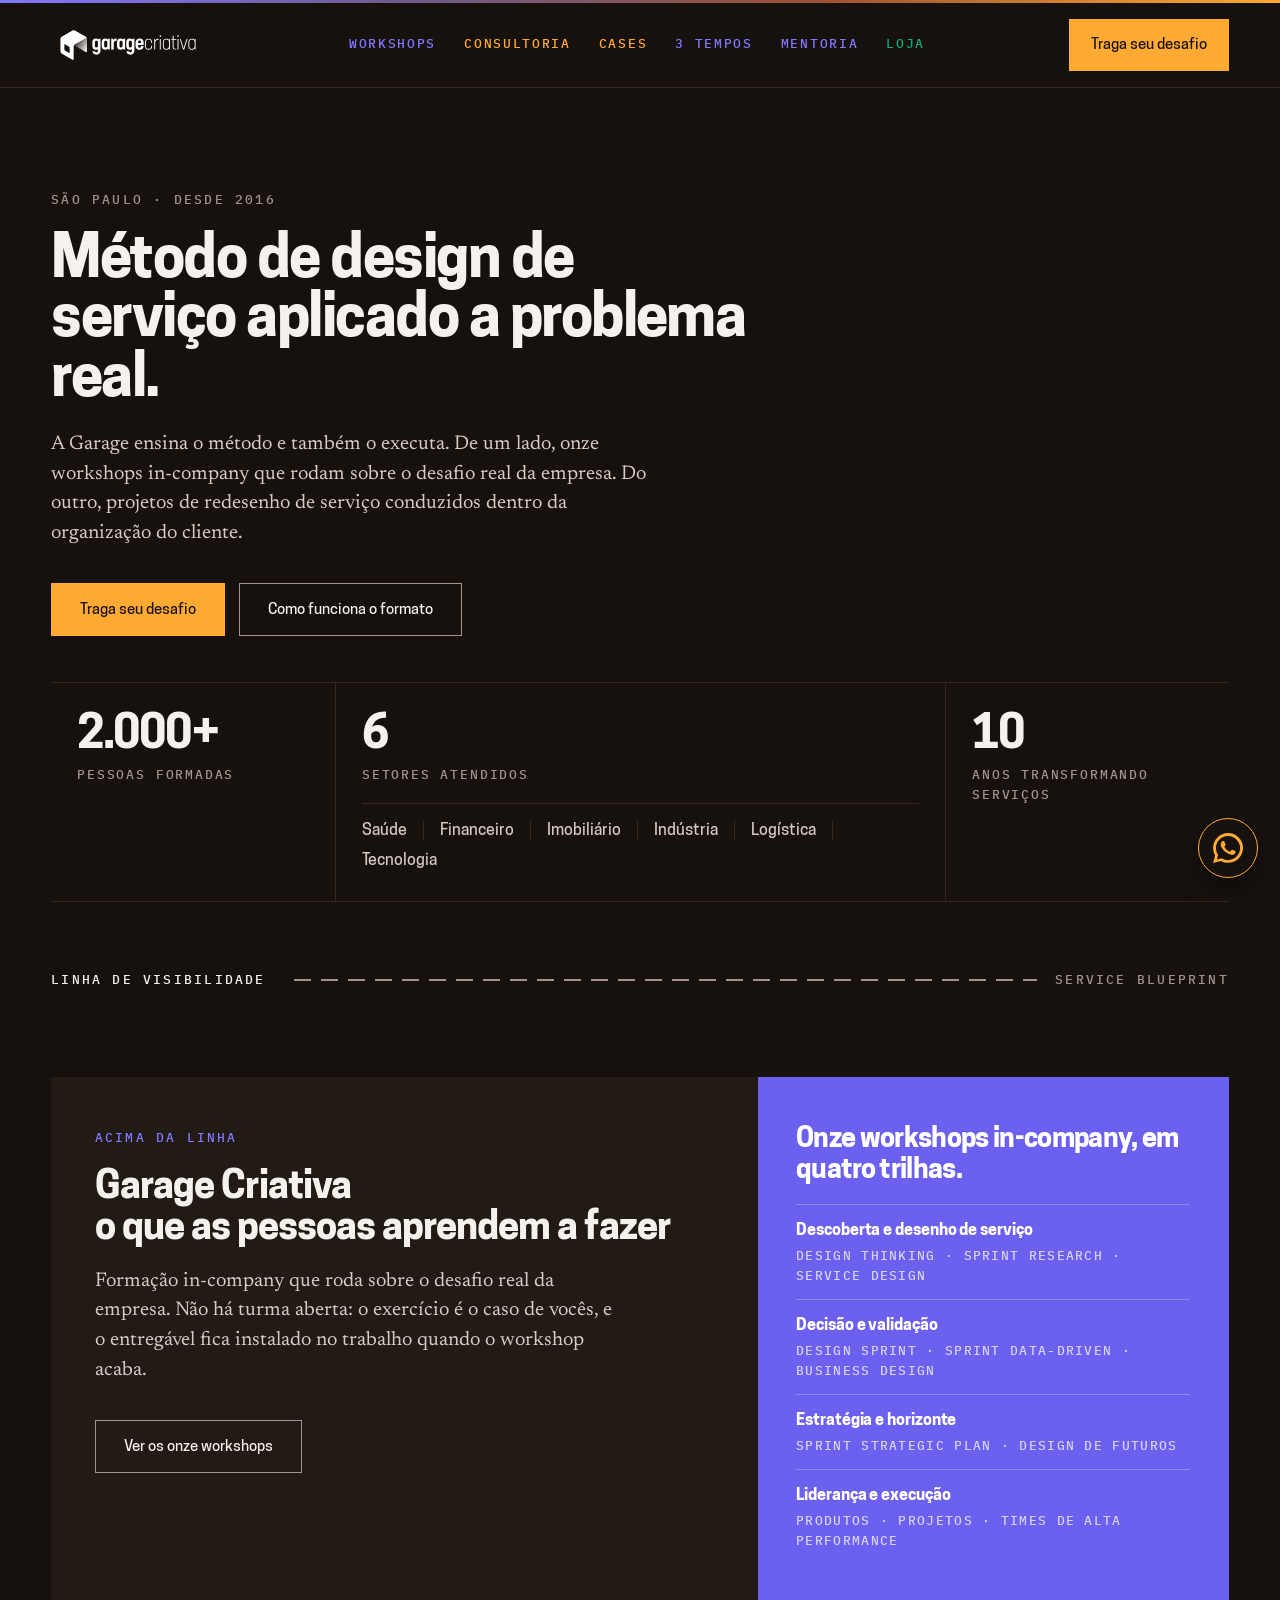
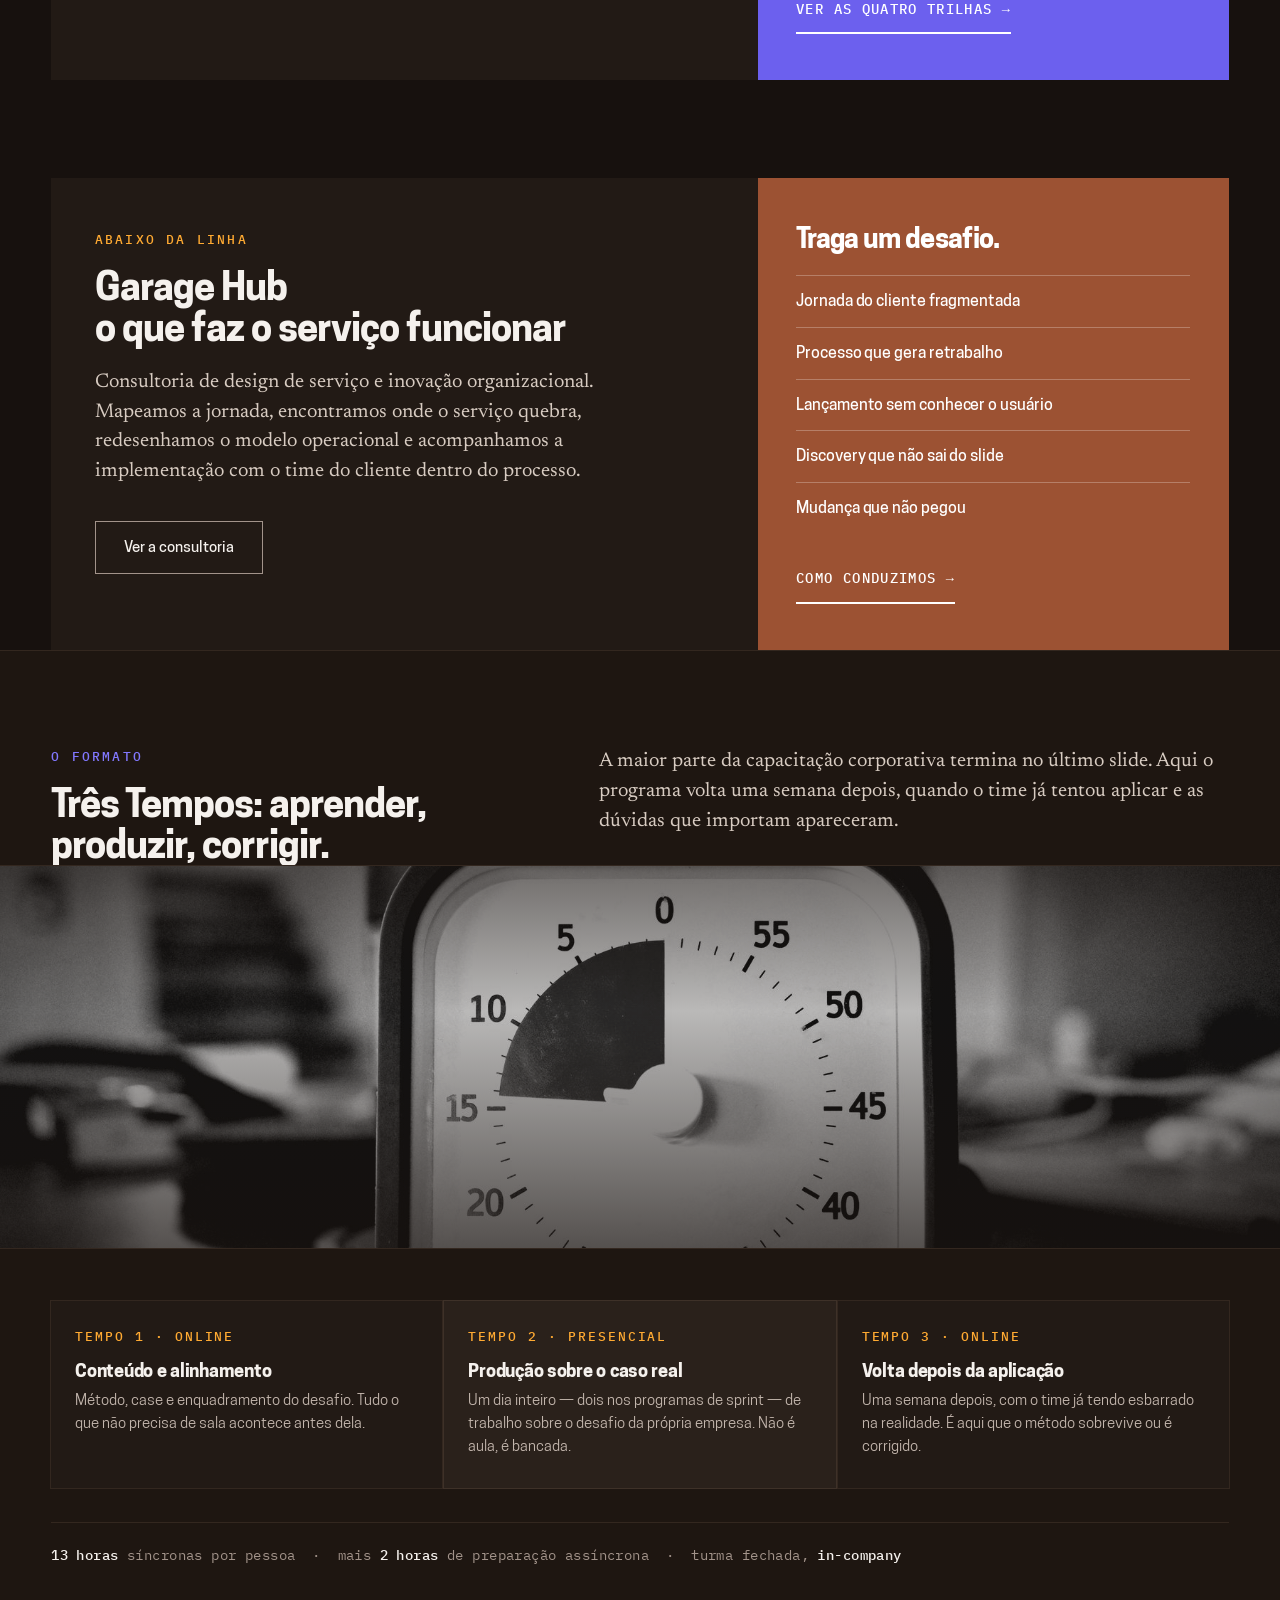
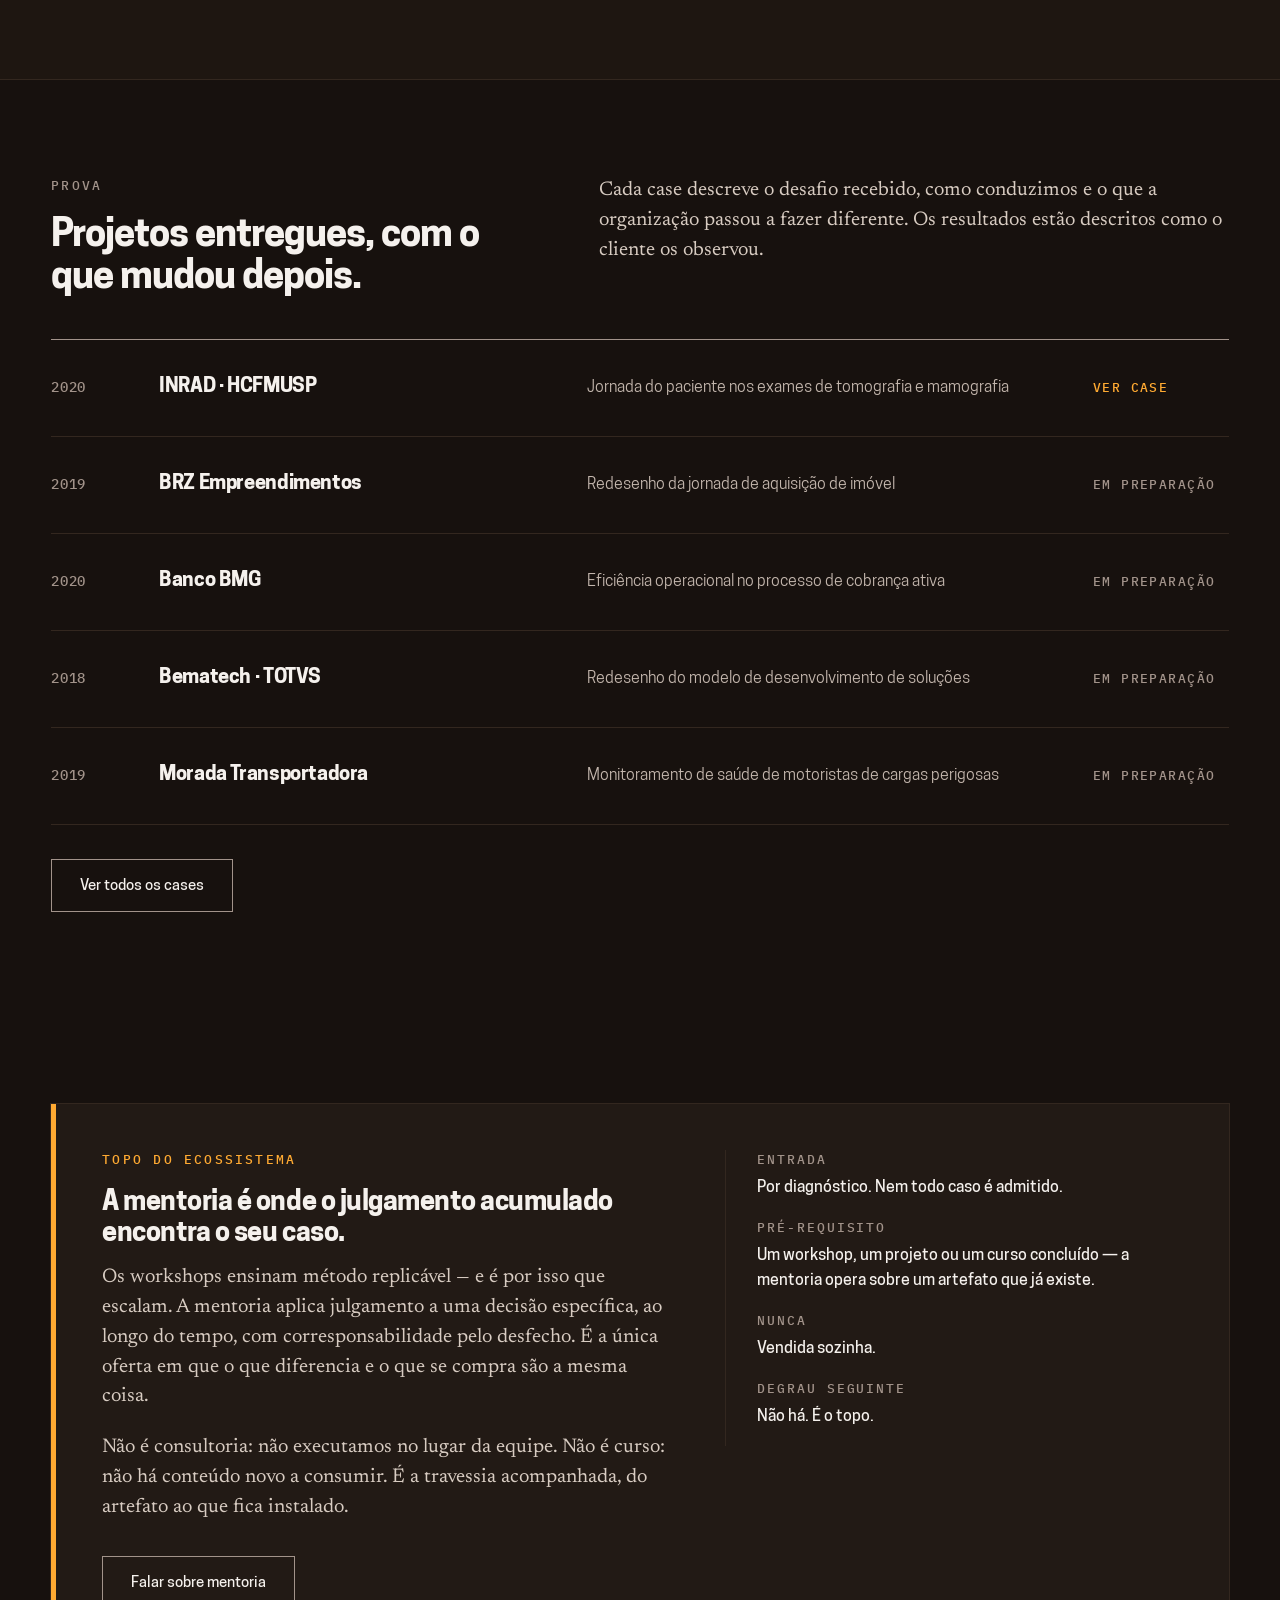
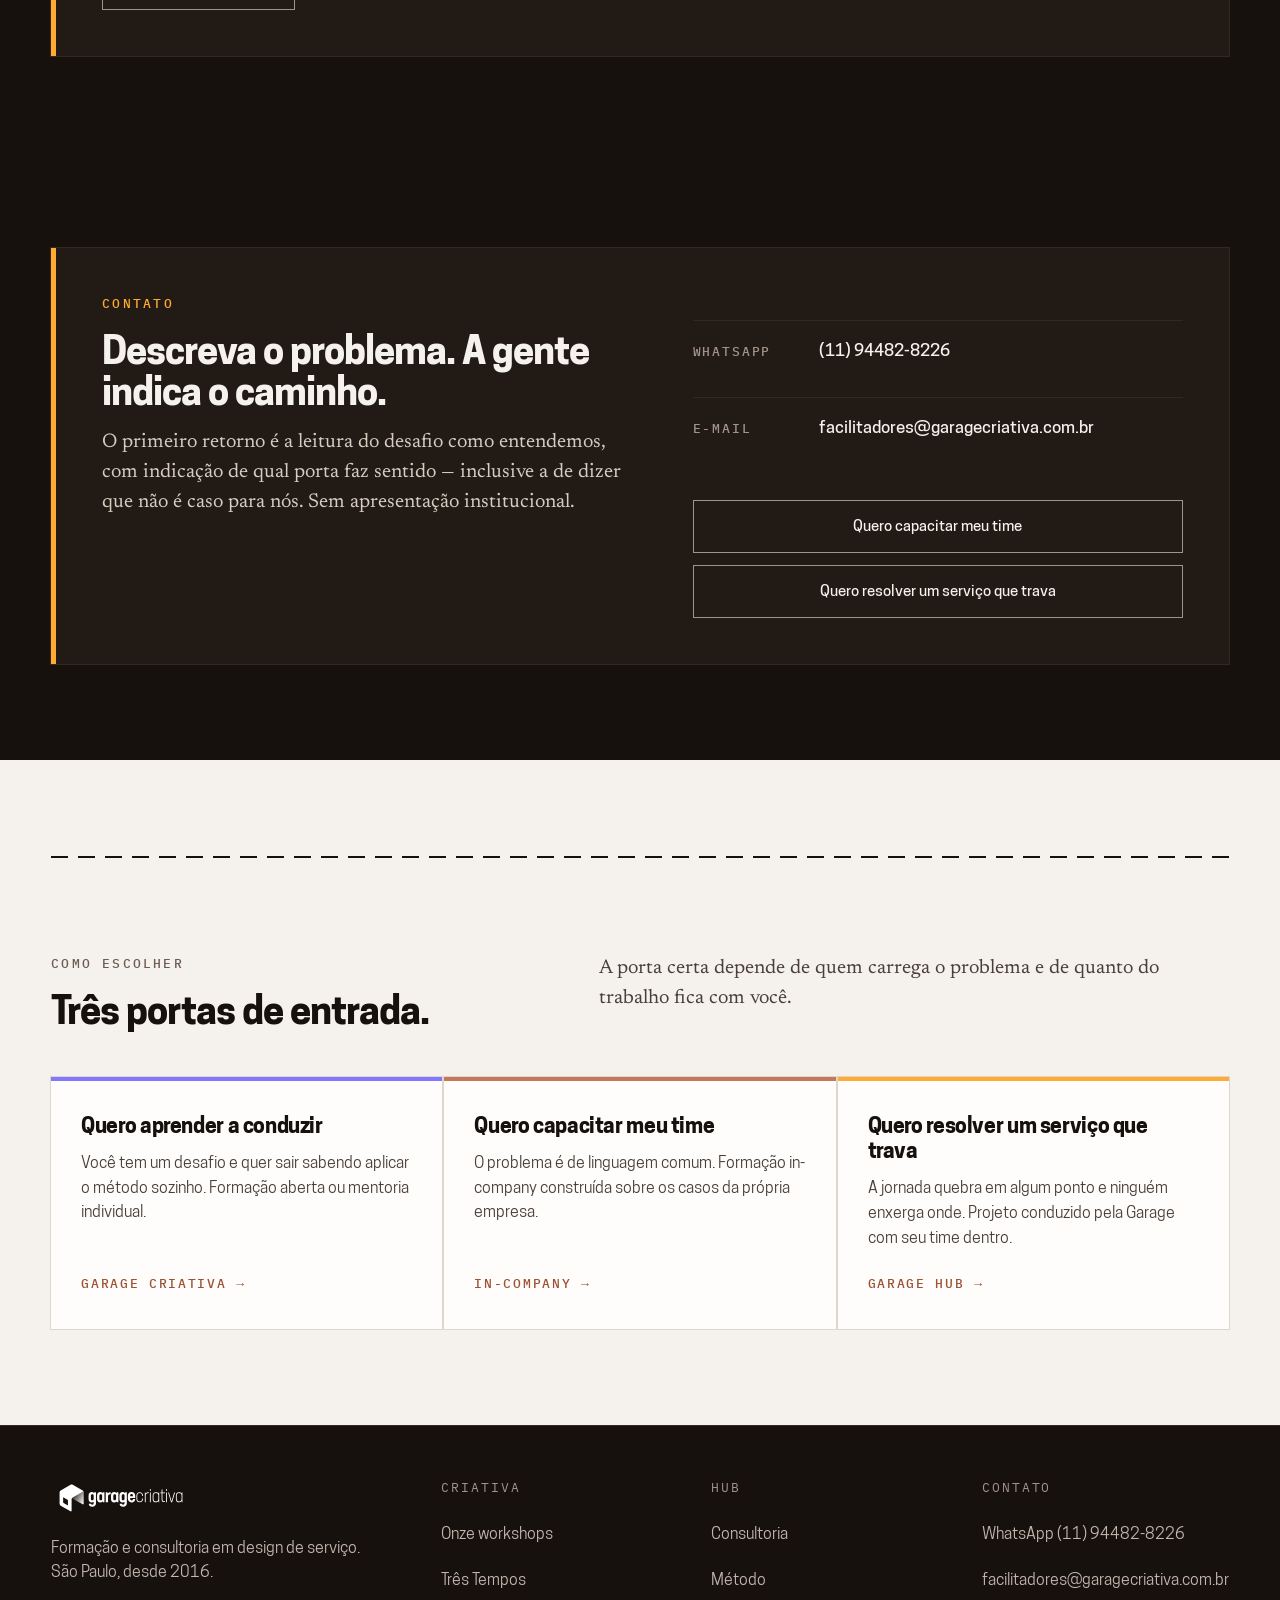
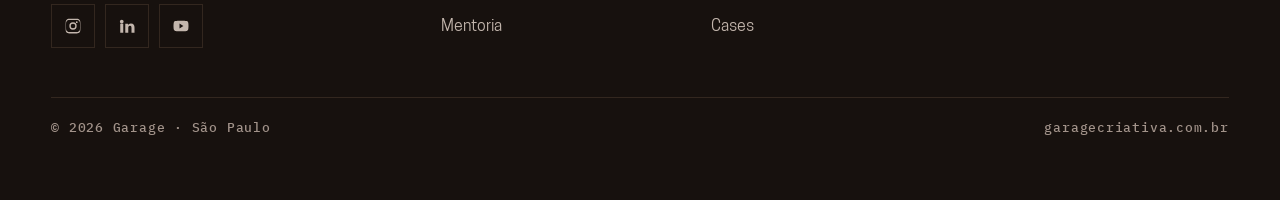
<file: index.html>
<!DOCTYPE html>
<html lang="pt-BR">
<head>
<meta charset="utf-8">
<meta name="viewport" content="width=device-width,initial-scale=1">
<title>Garage · Formação e consultoria em design de serviço | São Paulo</title>
<meta name="description" content="Escola de inovação e consultoria de design de serviço em São Paulo, desde 2016. Onze workshops in-company e projetos de redesenho de serviço em saúde, financeiro, imobiliário e indústria.">
<link rel="canonical" href="https://www.garagecriativa.com.br/">
<link rel="icon" href="assets/favicon-32.png" sizes="32x32">
<link rel="icon" href="assets/favicon-512.png" sizes="512x512">
<link rel="apple-touch-icon" href="assets/favicon-180.png">
<meta property="og:title" content="Garage · Formação e consultoria em design de serviço">
<meta property="og:description" content="Escola de inovação e consultoria de design de serviço em São Paulo, desde 2016. Onze workshops in-company e projetos de redesenho de serviço em saúde, financeiro, imobiliário e indústria.">
<meta property="og:type" content="website">
<meta property="og:url" content="https://www.garagecriativa.com.br/">
<meta property="og:locale" content="pt_BR">
<meta property="og:site_name" content="Garage">
<meta property="og:image" content="https://www.garagecriativa.com.br/assets/og-garage.png">
<meta property="og:image:width" content="1200">
<meta property="og:image:height" content="630">
<meta name="twitter:card" content="summary_large_image">
<meta name="twitter:image" content="https://www.garagecriativa.com.br/assets/og-garage.png">
<meta name="theme-color" content="#17110E">
<link rel="preload" as="font" type="font/woff2" href="assets/fonts/cooper-hewitt-latin-700-normal.woff2" crossorigin>
<link rel="stylesheet" href="assets/garage.css">
<script type="application/ld+json">
{"@context":"https://schema.org","@type":"Organization","name":"Garage","url":"https://www.garagecriativa.com.br/","foundingDate":"2016","email":"facilitadores@garagecriativa.com.br","areaServed":"BR","logo":"https://www.garagecriativa.com.br/assets/og-garage.png","description":"Escola de inovação e consultoria de design de serviço.","sameAs":["https://www.instagram.com/garagecriativa/","https://www.linkedin.com/company/15260165/","https://www.youtube.com/c/GarageCriativa"],"subOrganization":[{"@type":"Organization","name":"Garage Criativa","description":"Escola de inovação — formação in-company em design de serviço, produto e agilidade."},{"@type":"Organization","name":"Garage Hub","description":"Consultoria de design de serviço e inovação organizacional."}]}
</script>
</head>
<body>
<a class="skip" href="#main">Ir para o conteúdo</a>
<div class="dusk"></div>

<header class="nav">
  <div class="wrap nav__in">
    <a class="nav__logo" href="index.html" aria-label="Garage"><img src="assets/logo/gc-horizontal-negativo.svg" alt="Garage" width="158" height="44"></a>
    <nav aria-label="Principal">
      <ul class="nav__links">
        <li><a href="workshops.html" data-w="cri">Workshops</a></li>
        <li><a href="hub.html" data-w="hub">Consultoria</a></li>
        <li><a href="cases.html" data-w="hub">Cases</a></li>
        <li><a href="index.html#formato" data-w="cri">3 Tempos</a></li>
        <li><a href="workshops.html#mentoria" data-w="cri">Mentoria</a></li>
        <li><a href="https://www.garagelab.com.br" data-w="lab">Loja</a></li>
      </ul>
    </nav>
    <a class="nav__cta" href="#contato">Traga seu desafio</a>
    <button class="nav__burger" type="button" aria-expanded="false"
            aria-controls="nav-panel" aria-label="Abrir menu"><span></span></button>
  </div>
  <div class="nav__panel" id="nav-panel">
    <ul>
      <li><a href="workshops.html" data-w="cri">Workshops</a></li>
      <li><a href="hub.html" data-w="hub">Consultoria</a></li>
      <li><a href="cases.html" data-w="hub">Cases</a></li>
      <li><a href="index.html#formato" data-w="cri">3 Tempos</a></li>
      <li><a href="workshops.html#mentoria" data-w="cri">Mentoria</a></li>
      <li><a href="https://www.garagelab.com.br" data-w="lab">Loja</a></li>
    </ul>
    <a class="nav__panel-cta" href="#contato">Traga seu desafio</a>
  </div>
</header>

<main id="main">

  <section class="hero">
    <div class="wrap">
      <span class="lbl">São Paulo · desde 2016</span>
      <h1 class="d1">Método de design de serviço aplicado a problema real.</h1>
      <p class="lede">A Garage ensina o método e também o executa. De um lado, onze workshops in-company que rodam sobre o desafio real da empresa. Do outro, projetos de redesenho de serviço conduzidos dentro da organização do cliente.</p>
      <div class="btnrow">
        <a class="btn" href="#contato">Traga seu desafio</a>
        <a class="btn btn--ghost" href="#formato">Como funciona o formato</a>
      </div>
      <div class="proof" aria-label="Prova">
        <div class="proof__i">
          <strong class="proof__n" data-count="2000" data-suffix="+">2.000+</strong>
          <span class="proof__l">pessoas formadas</span>
        </div>
        <div class="proof__i">
          <strong class="proof__n" data-count="6">6</strong>
          <span class="proof__l">setores atendidos</span>
          <div class="proof__tags">
            <span>Saúde</span><span>Financeiro</span><span>Imobiliário</span>
            <span>Indústria</span><span>Logística</span><span>Tecnologia</span>
          </div>
        </div>
        <div class="proof__i">
          <strong class="proof__n" data-count="10">10</strong>
          <span class="proof__l">anos transformando serviços</span>
        </div>
      </div>
    </div>
  </section>

  <div class="wrap">
    <div class="visline" role="separator" aria-label="Linha de visibilidade">
      <span class="visline__tag">Linha de visibilidade</span>
      <span class="visline__tag visline__tag--end">service blueprint</span>
    </div>
  </div>

  <!-- ACIMA DA LINHA — a frente visível -->
  <div class="wrap">
    <section class="slab slab--cri" data-brand="criativa" aria-labelledby="t-cri">
      <div class="slab__l">
        <span class="lbl lbl--acc">Acima da linha</span>
        <h2 class="d2" id="t-cri">Garage Criativa<br>o que as pessoas aprendem a fazer</h2>
        <p class="lede" style="margin-top:20px;max-width:48ch">Formação in-company que roda sobre o desafio real da empresa. Não há turma aberta: o exercício é o caso de vocês, e o entregável fica instalado no trabalho quando o workshop acaba.</p>
        <div class="btnrow"><a class="btn btn--ghost" href="workshops.html">Ver os onze workshops</a></div>
      </div>
      <div class="slab__r">
        <div>
          <div class="q">Onze workshops in-company, em quatro trilhas.</div>
          <ul>
            <li><b>Descoberta e desenho de serviço</b><i>Design Thinking · Sprint Research · Service Design</i></li>
            <li><b>Decisão e validação</b><i>Design Sprint · Sprint Data-Driven · Business Design</i></li>
            <li><b>Estratégia e horizonte</b><i>Sprint Strategic Plan · Design de Futuros</i></li>
            <li><b>Liderança e execução</b><i>Produtos · Projetos · Times de alta performance</i></li>
          </ul>
        </div>
        <a class="slab__go" href="workshops.html">Ver as quatro trilhas →</a>
      </div>
    </section>
  </div>

  <div class="wrap" style="margin-top:var(--lane)"><div class="visline" aria-hidden="true"></div></div>

  <!-- ABAIXO DA LINHA — o bastidor -->
  <div class="wrap">
    <section class="slab slab--hub" data-brand="hub" aria-labelledby="t-hub" style="margin-top:0">
      <div class="slab__l">
        <span class="lbl lbl--acc">Abaixo da linha</span>
        <h2 class="d2" id="t-hub">Garage Hub<br>o que faz o serviço funcionar</h2>
        <p class="lede" style="margin-top:20px;max-width:46ch">Consultoria de design de serviço e inovação organizacional. Mapeamos a jornada, encontramos onde o serviço quebra, redesenhamos o modelo operacional e acompanhamos a implementação com o time do cliente dentro do processo.</p>
        <div class="btnrow"><a class="btn btn--ghost" href="hub.html">Ver a consultoria</a></div>
      </div>
      <div class="slab__r">
        <div>
          <div class="q">Traga um desafio.</div>
          <ul>
            <li>Jornada do cliente fragmentada</li>
            <li>Processo que gera retrabalho</li>
            <li>Lançamento sem conhecer o usuário</li>
            <li>Discovery que não sai do slide</li>
            <li>Mudança que não pegou</li>
          </ul>
        </div>
        <a class="slab__go" href="hub.html">Como conduzimos →</a>
      </div>
    </section>
  </div>

  <!-- FORMATO -->
  <section class="lane lane--full" data-brand="criativa" id="formato">
    <div class="wrap">
      <div class="head">
        <div>
          <span class="lbl lbl--acc">O formato</span>
          <h2 class="d2">Três Tempos: aprender, produzir, corrigir.</h2>
        </div>
        <p class="lede">A maior parte da capacitação corporativa termina no último slide. Aqui o programa volta uma semana depois, quando o time já tentou aplicar e as dúvidas que importam apareceram.</p>
      </div>
    </div>
    <div class="band band--tall" style="margin-bottom:clamp(34px,4vw,60px)">
      <img src="assets/img/tres-tempos.jpg" alt="" width="1800" height="551" loading="lazy" decoding="async">
    </div>
    <div class="wrap">
      <div class="tempos">
        <div class="tempo">
          <span class="tempo__t">Tempo 1 · online</span>
          <h4>Conteúdo e alinhamento</h4>
          <p>Método, case e enquadramento do desafio. Tudo o que não precisa de sala acontece antes dela.</p>
        </div>
        <div class="tempo tempo--mid">
          <span class="tempo__t">Tempo 2 · presencial</span>
          <h4>Produção sobre o caso real</h4>
          <p>Um dia inteiro — dois nos programas de sprint — de trabalho sobre o desafio da própria empresa. Não é aula, é bancada.</p>
        </div>
        <div class="tempo">
          <span class="tempo__t">Tempo 3 · online</span>
          <h4>Volta depois da aplicação</h4>
          <p>Uma semana depois, com o time já tendo esbarrado na realidade. É aqui que o método sobrevive ou é corrigido.</p>
        </div>
      </div>
      <p class="ctx" style="margin-top:34px"><span><b>13 horas</b> síncronas por pessoa</span> &nbsp;·&nbsp; <span>mais <b>2 horas</b> de preparação assíncrona</span> &nbsp;·&nbsp; <span>turma fechada, <b>in-company</b></span></p>
    </div>
  </section>

  <!-- PROVA -->
  <section class="lane" data-brand="hub">
    <div class="wrap">
      <div class="head">
        <div>
          <span class="lbl">Prova</span>
          <h2 class="d2">Projetos entregues, com o que mudou depois.</h2>
        </div>
        <p class="lede">Cada case descreve o desafio recebido, como conduzimos e o que a organização passou a fazer diferente. Os resultados estão descritos como o cliente os observou.</p>
      </div>
      <div class="cases">
        <a class="case" href="case-inrad.html">
          <span class="case__yr">2020</span><span class="case__cli">INRAD · HCFMUSP</span>
          <span class="case__what">Jornada do paciente nos exames de tomografia e mamografia</span>
          <span class="case__go">Ver case</span>
        </a>
        <div class="case case--soon">
          <span class="case__yr">2019</span><span class="case__cli">BRZ Empreendimentos</span>
          <span class="case__what">Redesenho da jornada de aquisição de imóvel</span>
          <span class="case__go">Em preparação</span>
        </div>
        <div class="case case--soon">
          <span class="case__yr">2020</span><span class="case__cli">Banco BMG</span>
          <span class="case__what">Eficiência operacional no processo de cobrança ativa</span>
          <span class="case__go">Em preparação</span>
        </div>
        <div class="case case--soon">
          <span class="case__yr">2018</span><span class="case__cli">Bematech · TOTVS</span>
          <span class="case__what">Redesenho do modelo de desenvolvimento de soluções</span>
          <span class="case__go">Em preparação</span>
        </div>
        <div class="case case--soon">
          <span class="case__yr">2019</span><span class="case__cli">Morada Transportadora</span>
          <span class="case__what">Monitoramento de saúde de motoristas de cargas perigosas</span>
          <span class="case__go">Em preparação</span>
        </div>
      </div>
      <div class="btnrow"><a class="btn btn--ghost" href="cases.html">Ver todos os cases</a></div>
    </div>
  </section>

  <!-- PREMIUM -->
  <section class="lane" data-brand="hub" style="padding-top:0">
    <div class="wrap">
      <div class="premium">
        <div>
          <span class="lbl lbl--acc">Topo do ecossistema</span>
          <h2 class="d3" style="margin-bottom:16px">A mentoria é onde o julgamento acumulado encontra o seu caso.</h2>
          <p class="lede">Os workshops ensinam método replicável — e é por isso que escalam. A mentoria aplica julgamento a uma decisão específica, ao longo do tempo, com corresponsabilidade pelo desfecho. É a única oferta em que o que diferencia e o que se compra são a mesma coisa.</p>
          <p class="lede" style="margin-top:16px">Não é consultoria: não executamos no lugar da equipe. Não é curso: não há conteúdo novo a consumir. É a travessia acompanhada, do artefato ao que fica instalado.</p>
          <div class="btnrow"><a class="btn btn--ghost" href="#contato">Falar sobre mentoria</a></div>
        </div>
        <div class="premium__side">
          <dl>
            <dt>Entrada</dt><dd>Por diagnóstico. Nem todo caso é admitido.</dd>
            <dt>Pré-requisito</dt><dd>Um workshop, um projeto ou um curso concluído — a mentoria opera sobre um artefato que já existe.</dd>
            <dt>Nunca</dt><dd>Vendida sozinha.</dd>
            <dt>Degrau seguinte</dt><dd>Não há. É o topo.</dd>
          </dl>
        </div>
      </div>
    </div>
  </section>


  <!-- CONTATO -->
  <section class="lane" id="contato" data-brand="hub" style="padding-top:0">
    <div class="wrap">
      <div class="contato">
        <div>
          <span class="lbl lbl--acc">Contato</span>
          <h2 class="d2" style="margin-bottom:16px">Descreva o problema. A gente indica o caminho.</h2>
          <p class="lede">O primeiro retorno é a leitura do desafio como entendemos, com indicação de qual porta faz sentido — inclusive a de dizer que não é caso para nós. Sem apresentação institucional.</p>
        </div>
        <div>
          <ul class="contato__ways">
            <li><a href="https://wa.me/5511944828226" rel="noopener" target="_blank"><span class="k">WhatsApp</span><span>(11) 94482-8226</span></a></li>
            <li><a href="mailto:facilitadores@garagecriativa.com.br"><span class="k">E-mail</span><span>facilitadores@garagecriativa.com.br</span></a></li>
          </ul>
          <div class="contato__doors">
            <a class="btn btn--ghost" href="workshops.html#contato">Quero capacitar meu time</a>
            <a class="btn btn--ghost" href="hub.html#contato">Quero resolver um serviço que trava</a>
          </div>
        </div>
      </div>
    </div>
  </section>

  <!-- PORTAS — superfície clara, para decidir -->
  <section class="lane lane--paper" id="portas">
    <div class="wrap">
      <div class="visline visline--onPaper" aria-hidden="true" style="margin-bottom:var(--lane)"></div>
      <div class="head">
        <div>
          <span class="lbl">Como escolher</span>
          <h2 class="d2">Três portas de entrada.</h2>
        </div>
        <p class="lede">A porta certa depende de quem carrega o problema e de quanto do trabalho fica com você.</p>
      </div>
      <div class="doors">
        <a class="door door--cri" href="workshops.html">
          <h3>Quero aprender a conduzir</h3>
          <p>Você tem um desafio e quer sair sabendo aplicar o método sozinho. Formação aberta ou mentoria individual.</p>
          <span class="door__go">Garage Criativa →</span>
        </a>
        <a class="door door--brick" href="workshops.html">
          <h3>Quero capacitar meu time</h3>
          <p>O problema é de linguagem comum. Formação in-company construída sobre os casos da própria empresa.</p>
          <span class="door__go">In-company →</span>
        </a>
        <a class="door door--hub" href="hub.html">
          <h3>Quero resolver um serviço que trava</h3>
          <p>A jornada quebra em algum ponto e ninguém enxerga onde. Projeto conduzido pela Garage com seu time dentro.</p>
          <span class="door__go">Garage Hub →</span>
        </a>
      </div>
    </div>
  </section>

</main>
<footer class="foot">
  <div class="wrap">
    <div class="foot__grid">
      <div>
        <img src="assets/logo/gc-horizontal-negativo.svg" alt="Garage" width="180" height="40">
        <p style="color:#C3B6AD;font-weight:400;max-width:32ch;margin:0">Formação e consultoria em design de serviço. São Paulo, desde 2016.</p>
        <div class="foot__social">
        <a href="https://www.instagram.com/garagecriativa/" aria-label="Instagram" rel="noopener" target="_blank"><svg viewBox="0 0 24 24" aria-hidden="true"><path d="M12 2.2c3.2 0 3.6 0 4.9.07 1.2.05 1.8.25 2.2.42.6.22 1 .48 1.4.9.4.4.7.8.9 1.4.2.4.4 1 .4 2.2.1 1.3.1 1.7.1 4.9s0 3.6-.1 4.9c0 1.2-.2 1.8-.4 2.2a3.7 3.7 0 0 1-.9 1.4c-.4.4-.8.7-1.4.9-.4.2-1 .4-2.2.4-1.3.1-1.7.1-4.9.1s-3.6 0-4.9-.1c-1.2 0-1.8-.2-2.2-.4a3.7 3.7 0 0 1-1.4-.9 3.7 3.7 0 0 1-.9-1.4c-.2-.4-.4-1-.4-2.2C2.2 15.6 2.2 15.2 2.2 12s0-3.6.1-4.9c0-1.2.2-1.8.4-2.2.2-.6.5-1 .9-1.4.4-.4.8-.7 1.4-.9.4-.2 1-.4 2.2-.4C8.4 2.2 8.8 2.2 12 2.2Zm0 1.8c-3.1 0-3.5 0-4.8.07-1.1.05-1.7.24-2.1.4-.5.2-.9.44-1.2.78-.34.33-.57.7-.78 1.2-.16.4-.35 1-.4 2.1C2.7 9.8 2.7 10.2 2.7 12s0 2.2.07 3.5c.05 1.1.24 1.7.4 2.1.2.5.44.9.78 1.2.33.34.7.57 1.2.78.4.16 1 .35 2.1.4 1.3.07 1.7.07 4.8.07s3.5 0 4.8-.07c1.1-.05 1.7-.24 2.1-.4.5-.2.9-.44 1.2-.78.34-.33.57-.7.78-1.2.16-.4.35-1 .4-2.1.07-1.3.07-1.7.07-3.5s0-2.2-.07-3.5c-.05-1.1-.24-1.7-.4-2.1a3 3 0 0 0-.78-1.2 3 3 0 0 0-1.2-.78c-.4-.16-1-.35-2.1-.4C15.5 4 15.1 4 12 4Zm0 3.1a4.9 4.9 0 1 1 0 9.8 4.9 4.9 0 0 1 0-9.8Zm0 8a3.1 3.1 0 1 0 0-6.2 3.1 3.1 0 0 0 0 6.2Zm6.2-8.2a1.15 1.15 0 1 1-2.3 0 1.15 1.15 0 0 1 2.3 0Z"/></svg></a>
        <a href="https://www.linkedin.com/company/15260165/" aria-label="LinkedIn" rel="noopener" target="_blank"><svg viewBox="0 0 24 24" aria-hidden="true"><path d="M4.98 3.5a2.5 2.5 0 1 1 0 5 2.5 2.5 0 0 1 0-5ZM3 9h4v12H3V9Zm6.5 0h3.8v1.7h.05c.53-1 1.83-2.05 3.77-2.05C21 8.65 22 10.9 22 14.1V21h-4v-6.1c0-1.45-.03-3.3-2-3.3-2 0-2.3 1.57-2.3 3.2V21h-4V9Z"/></svg></a>
        <a href="https://www.youtube.com/c/GarageCriativa" aria-label="YouTube" rel="noopener" target="_blank"><svg viewBox="0 0 24 24" aria-hidden="true"><path d="M21.6 7.2a2.5 2.5 0 0 0-1.76-1.77C18.25 5 12 5 12 5s-6.25 0-7.84.43A2.5 2.5 0 0 0 2.4 7.2C2 8.8 2 12 2 12s0 3.2.4 4.8a2.5 2.5 0 0 0 1.76 1.77C5.75 19 12 19 12 19s6.25 0 7.84-.43a2.5 2.5 0 0 0 1.76-1.77C22 15.2 22 12 22 12s0-3.2-.4-4.8ZM10 15.2V8.8l5.2 3.2-5.2 3.2Z"/></svg></a>
        </div>
      </div>
      <div><h5>Criativa</h5><ul>
        <li><a href="workshops.html">Onze workshops</a></li>
        <li><a href="index.html#formato">Três Tempos</a></li>
        <li><a href="workshops.html#mentoria">Mentoria</a></li>
      </ul></div>
      <div><h5>Hub</h5><ul>
        <li><a href="hub.html">Consultoria</a></li>
        <li><a href="hub.html#metodo">Método</a></li>
        <li><a href="cases.html">Cases</a></li>
      </ul></div>
      <div><h5>Contato</h5><ul>
        <li><a href="https://wa.me/5511944828226" rel="noopener" target="_blank">WhatsApp (11) 94482-8226</a></li>
        <li><a href="mailto:facilitadores@garagecriativa.com.br">facilitadores@garagecriativa.com.br</a></li>
      </ul></div>
    </div>
    <div class="foot__legal"><span>© 2026 Garage · São Paulo</span><span>garagecriativa.com.br</span></div>
  </div>
</footer>
<a class="wa" href="https://wa.me/5511944828226" target="_blank" rel="noopener noreferrer" aria-label="Falar com a Garage no WhatsApp">
  <span class="wa__t">Falar no WhatsApp</span>
  <svg viewBox="0 0 24 24" aria-hidden="true"><path d="M17.47 14.38c-.3-.15-1.74-.86-2.01-.96-.27-.1-.47-.15-.66.15-.2.3-.76.96-.94 1.16-.17.2-.35.22-.64.08-.3-.15-1.25-.46-2.38-1.47-.88-.78-1.47-1.75-1.65-2.05-.17-.3-.02-.46.13-.6.14-.14.3-.35.45-.53.15-.18.2-.3.3-.5.1-.2.05-.38-.02-.53-.08-.15-.66-1.6-.9-2.19-.24-.57-.48-.5-.66-.5l-.56-.01c-.2 0-.51.07-.78.37-.27.3-1.02 1-1.02 2.43s1.05 2.82 1.2 3.02c.15.2 2.06 3.15 5 4.42.7.3 1.24.48 1.67.62.7.22 1.34.19 1.84.12.56-.09 1.74-.71 1.98-1.4.25-.69.25-1.28.17-1.4-.07-.13-.27-.2-.56-.35M12.05 21.7h-.02a9.6 9.6 0 0 1-4.9-1.34l-.35-.21-3.64.96.97-3.55-.23-.36a9.58 9.58 0 0 1-1.47-5.12c0-5.3 4.32-9.6 9.63-9.6a9.56 9.56 0 0 1 6.8 2.82 9.5 9.5 0 0 1 2.82 6.79c0 5.3-4.32 9.61-9.61 9.61M20.5 3.5A11.9 11.9 0 0 0 12.05.02C5.46.02.1 5.38.1 11.97c0 2.1.55 4.16 1.6 5.98L0 24l6.2-1.63a11.93 11.93 0 0 0 5.85 1.5h.01c6.58 0 11.94-5.36 11.95-11.95a11.87 11.87 0 0 0-3.5-8.42"/></svg>
</a>
<script src="assets/motion.js" defer></script>
</body>
</html>
</file>
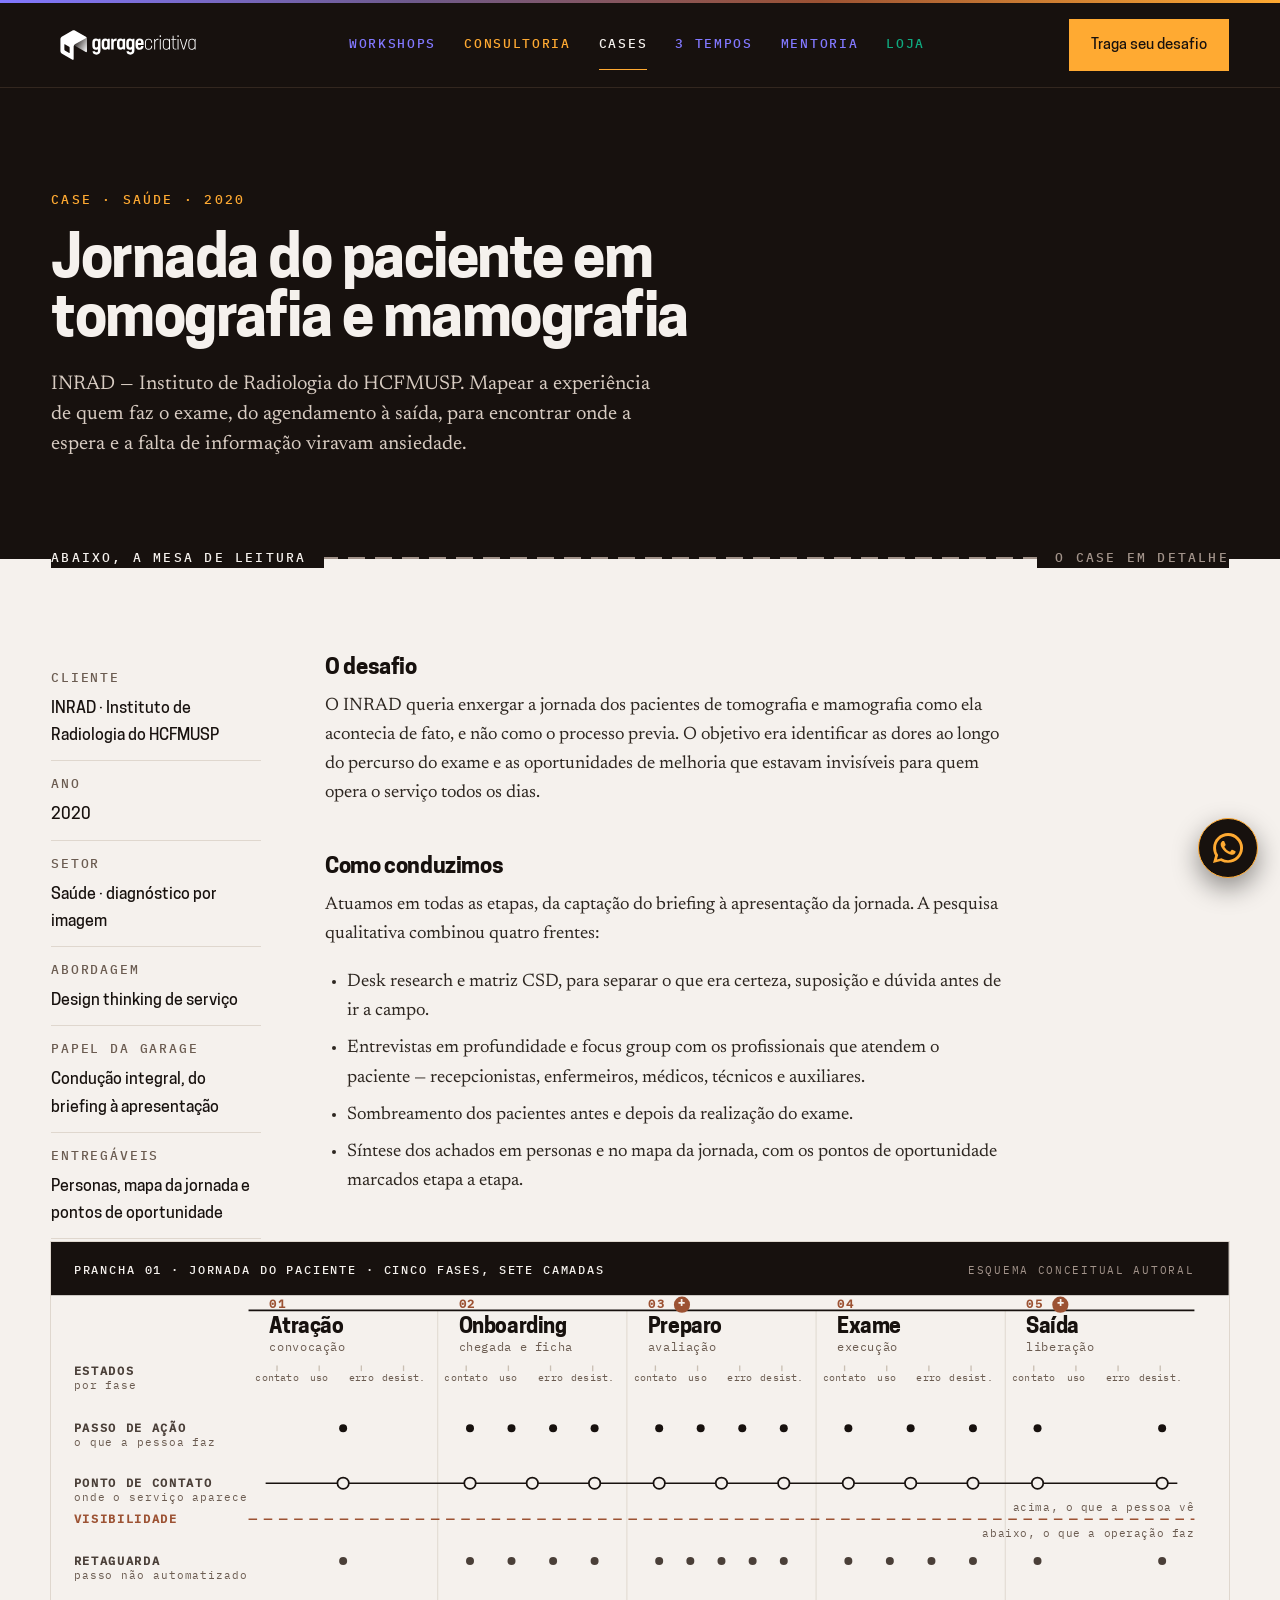
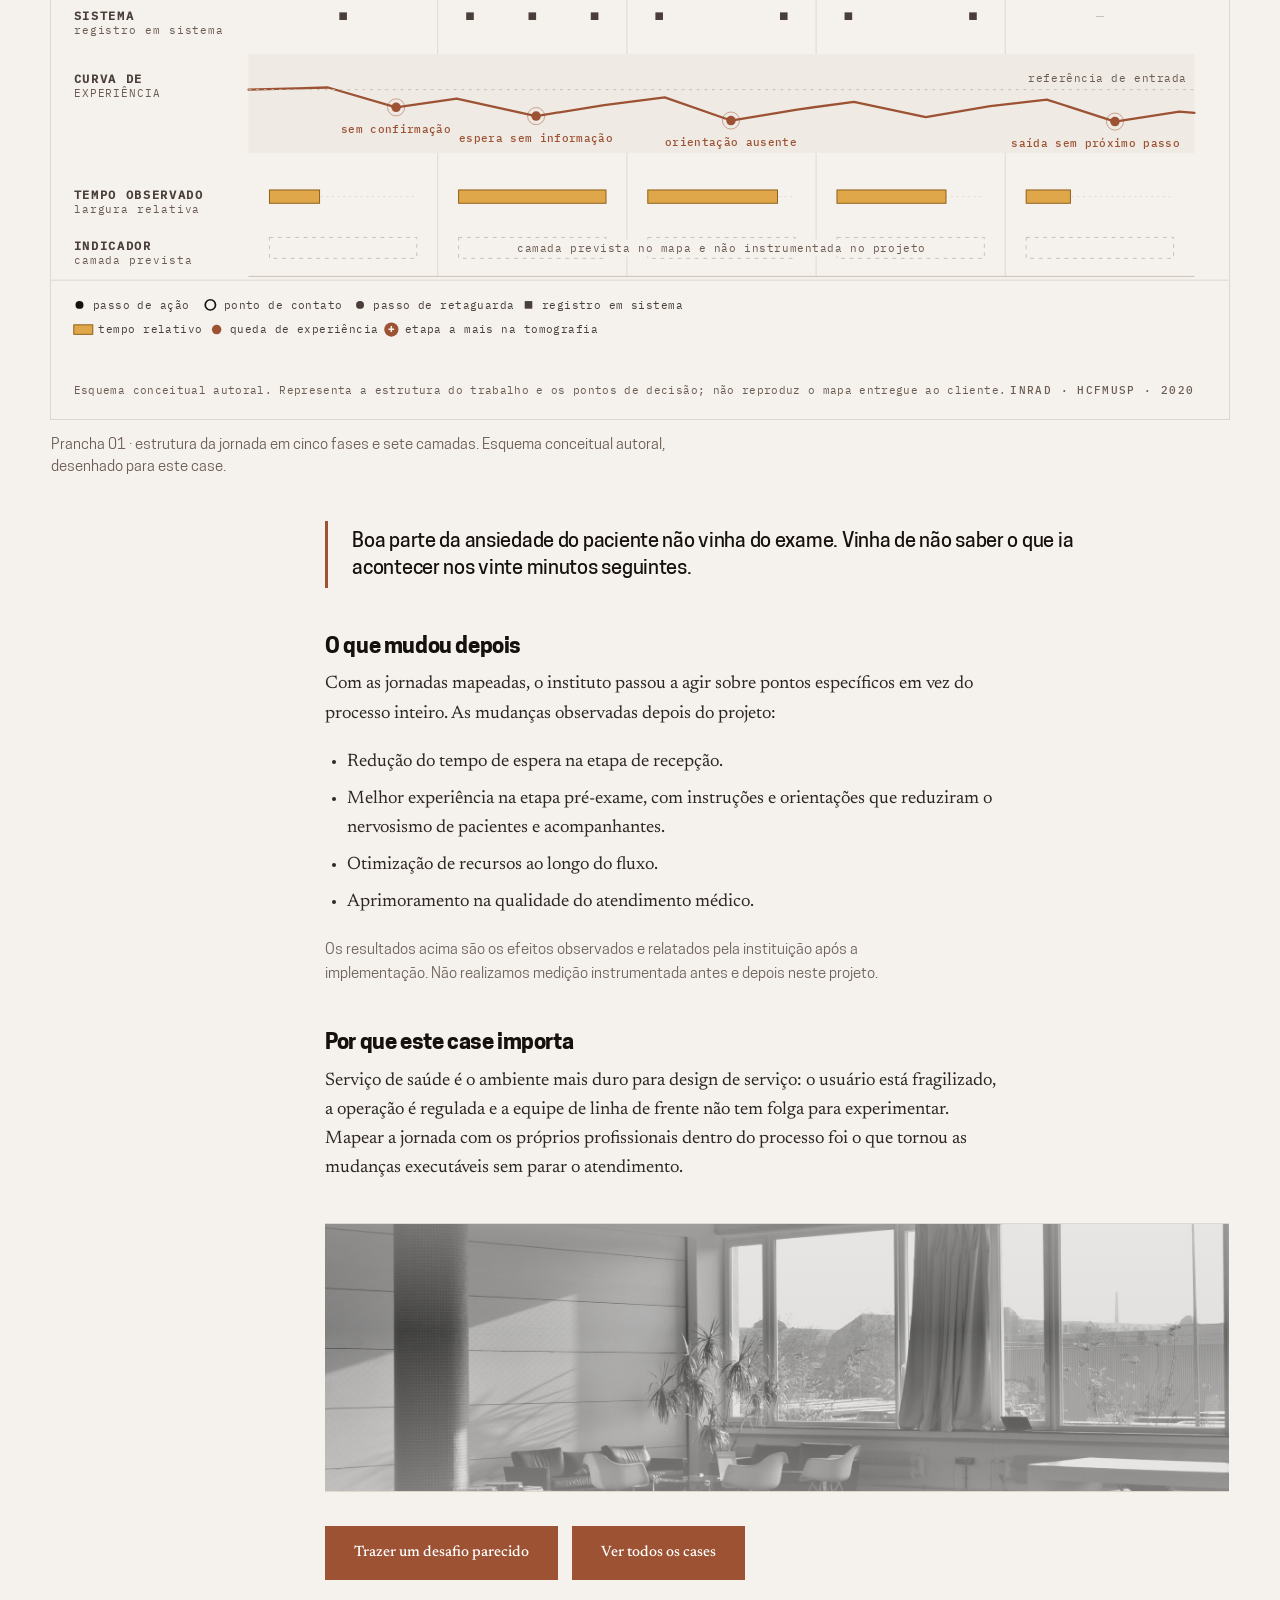
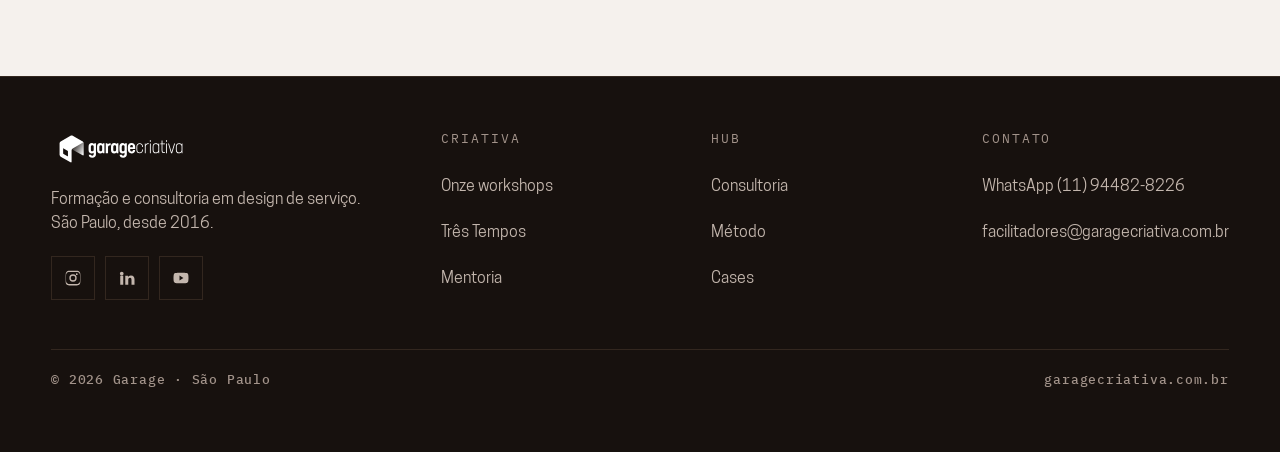
<file: case-inrad.html>
<!DOCTYPE html>
<html lang="pt-BR">
<head>
<meta charset="utf-8">
<meta name="viewport" content="width=device-width,initial-scale=1">
<title>Jornada do paciente em tomografia e mamografia · INRAD HCFMUSP | Garage Hub</title>
<meta name="description" content="Case Garage Hub no INRAD do HCFMUSP: mapeamento da jornada do paciente em tomografia e mamografia, do agendamento à saída, com personas e pontos de oportunidade.">
<link rel="canonical" href="https://www.garagecriativa.com.br/case-inrad.html">
<link rel="icon" href="assets/favicon-32.png" sizes="32x32">
<link rel="icon" href="assets/favicon-512.png" sizes="512x512">
<link rel="apple-touch-icon" href="assets/favicon-180.png">
<meta property="og:title" content="Case INRAD · HCFMUSP — jornada do paciente">
<meta property="og:description" content="Case Garage Hub no INRAD do HCFMUSP: mapeamento da jornada do paciente em tomografia e mamografia, do agendamento à saída, com personas e pontos de oportunidade.">
<meta property="og:type" content="article">
<meta property="og:url" content="https://www.garagecriativa.com.br/case-inrad.html">
<meta property="og:locale" content="pt_BR">
<meta property="og:site_name" content="Garage">
<meta property="og:image" content="https://www.garagecriativa.com.br/assets/og-garage.png">
<meta property="og:image:width" content="1200">
<meta property="og:image:height" content="630">
<meta name="twitter:card" content="summary_large_image">
<meta name="twitter:image" content="https://www.garagecriativa.com.br/assets/og-garage.png">
<meta name="theme-color" content="#17110E">
<link rel="preload" as="font" type="font/woff2" href="assets/fonts/cooper-hewitt-latin-700-normal.woff2" crossorigin>
<link rel="stylesheet" href="assets/garage.css">
</head>
<body data-brand="hub">
<a class="skip" href="#main">Ir para o conteúdo</a>
<div class="dusk"></div>

<header class="nav">
  <div class="wrap nav__in">
    <a class="nav__logo" href="index.html" aria-label="Garage"><img src="assets/logo/gc-horizontal-negativo.svg" alt="Garage" width="158" height="44"></a>
    <nav aria-label="Principal">
      <ul class="nav__links">
        <li><a href="workshops.html" data-w="cri">Workshops</a></li>
        <li><a href="hub.html" data-w="hub">Consultoria</a></li>
        <li><a href="cases.html" data-w="hub" aria-current="page">Cases</a></li>
        <li><a href="index.html#formato" data-w="cri">3 Tempos</a></li>
        <li><a href="workshops.html#mentoria" data-w="cri">Mentoria</a></li>
        <li><a href="https://www.garagelab.com.br" data-w="lab">Loja</a></li>
      </ul>
    </nav>
    <a class="nav__cta" href="index.html#contato">Traga seu desafio</a>
    <button class="nav__burger" type="button" aria-expanded="false"
            aria-controls="nav-panel" aria-label="Abrir menu"><span></span></button>
  </div>
  <div class="nav__panel" id="nav-panel">
    <ul>
      <li><a href="workshops.html" data-w="cri">Workshops</a></li>
      <li><a href="hub.html" data-w="hub">Consultoria</a></li>
      <li><a href="cases.html" data-w="hub" aria-current="page">Cases</a></li>
      <li><a href="index.html#formato" data-w="cri">3 Tempos</a></li>
      <li><a href="workshops.html#mentoria" data-w="cri">Mentoria</a></li>
      <li><a href="https://www.garagelab.com.br" data-w="lab">Loja</a></li>
    </ul>
    <a class="nav__panel-cta" href="index.html#contato">Traga seu desafio</a>
  </div>
</header>

<main id="main">

  <!-- CAPA ESCURA -->
  <section class="hero">
    <div class="wrap">
      <span class="lbl lbl--acc">Case · saúde · 2020</span>
      <h1 class="d1">Jornada do paciente em tomografia e mamografia</h1>
      <p class="lede">INRAD — Instituto de Radiologia do HCFMUSP. Mapear a experiência de quem faz o exame, do agendamento à saída, para encontrar onde a espera e a falta de informação viravam ansiedade.</p>
    </div>
  </section>

  <div class="wrap">
    <div class="visline" role="separator" aria-label="Linha de visibilidade">
      <span class="visline__tag">Abaixo, a mesa de leitura</span>
      <span class="visline__tag visline__tag--end">o case em detalhe</span>
    </div>
  </div>

  <!-- CORPO CLARO -->
  <section class="lane lane--paper">
    <div class="wrap read">
      <ul class="meta">
        <li><span class="k">Cliente</span><span class="v">INRAD · Instituto de Radiologia do HCFMUSP</span></li>
        <li><span class="k">Ano</span><span class="v">2020</span></li>
        <li><span class="k">Setor</span><span class="v">Saúde · diagnóstico por imagem</span></li>
        <li><span class="k">Abordagem</span><span class="v">Design thinking de serviço</span></li>
        <li><span class="k">Papel da Garage</span><span class="v">Condução integral, do briefing à apresentação</span></li>
        <li><span class="k">Entregáveis</span><span class="v">Personas, mapa da jornada e pontos de oportunidade</span></li>
      </ul>

      <div class="prose">
        <h2>O desafio</h2>
        <p>O INRAD queria enxergar a jornada dos pacientes de tomografia e mamografia como ela acontecia de fato, e não como o processo previa. O objetivo era identificar as dores ao longo do percurso do exame e as oportunidades de melhoria que estavam invisíveis para quem opera o serviço todos os dias.</p>

        <h2>Como conduzimos</h2>
        <p>Atuamos em todas as etapas, da captação do briefing à apresentação da jornada. A pesquisa qualitativa combinou quatro frentes:</p>
        <ul>
          <li>Desk research e matriz CSD, para separar o que era certeza, suposição e dúvida antes de ir a campo.</li>
          <li>Entrevistas em profundidade e focus group com os profissionais que atendem o paciente — recepcionistas, enfermeiros, médicos, técnicos e auxiliares.</li>
          <li>Sombreamento dos pacientes antes e depois da realização do exame.</li>
          <li>Síntese dos achados em personas e no mapa da jornada, com os pontos de oportunidade marcados etapa a etapa.</li>
        </ul>


        <figure class="prancha">
          <svg viewBox="0 0 1240 818" xmlns="http://www.w3.org/2000/svg" role="img" aria-labelledby="pr-t pr-d" width="100%"><title id="pr-t">Prancha conceitual da jornada do paciente em exames de imagem</title>
<desc id="pr-d">Esquema autoral em cinco fases e sete camadas: passo de ação, ponto de contato, linha de visibilidade, retaguarda, sistema, curva de experiência, tempo observado e a camada de indicador prevista e não instrumentada. Não reproduz o artefato entregue ao cliente.</desc>
<rect x="0.0" y="0.0" width="1240.0" height="818.0" rx="0" fill="#F5F1ED"/>
<rect x="0.0" y="0.0" width="1240.0" height="56.0" rx="0" fill="#17110E"/>
<text x="24.0" y="34.0" fill="#F5F1ED" font-family="Plex Mono, ui-monospace, Menlo, monospace" font-size="13" font-weight="500" letter-spacing=".15em" text-anchor="start">PRANCHA 01 · JORNADA DO PACIENTE · CINCO FASES, SETE CAMADAS</text>
<text x="1204.0" y="34.0" fill="#A2938A" font-family="Plex Mono, ui-monospace, Menlo, monospace" font-size="12" font-weight="400" letter-spacing=".15em" text-anchor="end">ESQUEMA CONCEITUAL AUTORAL</text>
<text x="230.0" y="70.0" fill="#9C5233" font-family="Plex Mono, ui-monospace, Menlo, monospace" font-size="12.5" font-weight="700" letter-spacing=".16em" text-anchor="start">01</text>
<text x="230.0" y="96.0" fill="#17110E" font-family="Cooper Hewitt, system-ui, -apple-system, sans-serif" font-size="22" font-weight="700" letter-spacing="-.02em" text-anchor="start">Atração</text>
<text x="230.0" y="115.0" fill="#6B5C51" font-family="Plex Mono, ui-monospace, Menlo, monospace" font-size="13" font-weight="400" letter-spacing=".05em" text-anchor="start">convocação</text>
<line x1="407.2" y1="72.0" x2="407.2" y2="668.0" stroke="#DFD7CE" stroke-width="1" stroke-linecap="butt"/>
<text x="429.2" y="70.0" fill="#9C5233" font-family="Plex Mono, ui-monospace, Menlo, monospace" font-size="12.5" font-weight="700" letter-spacing=".16em" text-anchor="start">02</text>
<text x="429.2" y="96.0" fill="#17110E" font-family="Cooper Hewitt, system-ui, -apple-system, sans-serif" font-size="22" font-weight="700" letter-spacing="-.02em" text-anchor="start">Onboarding</text>
<text x="429.2" y="115.0" fill="#6B5C51" font-family="Plex Mono, ui-monospace, Menlo, monospace" font-size="13" font-weight="400" letter-spacing=".05em" text-anchor="start">chegada e ficha</text>
<line x1="606.4" y1="72.0" x2="606.4" y2="668.0" stroke="#DFD7CE" stroke-width="1" stroke-linecap="butt"/>
<text x="628.4" y="70.0" fill="#9C5233" font-family="Plex Mono, ui-monospace, Menlo, monospace" font-size="12.5" font-weight="700" letter-spacing=".16em" text-anchor="start">03</text>
<text x="628.4" y="96.0" fill="#17110E" font-family="Cooper Hewitt, system-ui, -apple-system, sans-serif" font-size="22" font-weight="700" letter-spacing="-.02em" text-anchor="start">Preparo</text>
<text x="628.4" y="115.0" fill="#6B5C51" font-family="Plex Mono, ui-monospace, Menlo, monospace" font-size="13" font-weight="400" letter-spacing=".05em" text-anchor="start">avaliação</text>
<line x1="805.6" y1="72.0" x2="805.6" y2="668.0" stroke="#DFD7CE" stroke-width="1" stroke-linecap="butt"/>
<text x="827.6" y="70.0" fill="#9C5233" font-family="Plex Mono, ui-monospace, Menlo, monospace" font-size="12.5" font-weight="700" letter-spacing=".16em" text-anchor="start">04</text>
<text x="827.6" y="96.0" fill="#17110E" font-family="Cooper Hewitt, system-ui, -apple-system, sans-serif" font-size="22" font-weight="700" letter-spacing="-.02em" text-anchor="start">Exame</text>
<text x="827.6" y="115.0" fill="#6B5C51" font-family="Plex Mono, ui-monospace, Menlo, monospace" font-size="13" font-weight="400" letter-spacing=".05em" text-anchor="start">execução</text>
<line x1="1004.8" y1="72.0" x2="1004.8" y2="668.0" stroke="#DFD7CE" stroke-width="1" stroke-linecap="butt"/>
<text x="1026.8" y="70.0" fill="#9C5233" font-family="Plex Mono, ui-monospace, Menlo, monospace" font-size="12.5" font-weight="700" letter-spacing=".16em" text-anchor="start">05</text>
<text x="1026.8" y="96.0" fill="#17110E" font-family="Cooper Hewitt, system-ui, -apple-system, sans-serif" font-size="22" font-weight="700" letter-spacing="-.02em" text-anchor="start">Saída</text>
<text x="1026.8" y="115.0" fill="#6B5C51" font-family="Plex Mono, ui-monospace, Menlo, monospace" font-size="13" font-weight="400" letter-spacing=".05em" text-anchor="start">liberação</text>
<line x1="208.0" y1="72.0" x2="1204.0" y2="72.0" stroke="#17110E" stroke-width="2" stroke-linecap="butt"/>
<line x1="208.0" y1="668.0" x2="1204.0" y2="668.0" stroke="#C9BFB3" stroke-width="1" stroke-linecap="butt"/>
<line x1="238.0" y1="130.0" x2="238.0" y2="136.0" stroke="#C9BFB3" stroke-width="1.4" stroke-linecap="butt"/>
<text x="238.0" y="146.0" fill="#6B5C51" font-family="Plex Mono, ui-monospace, Menlo, monospace" font-size="10.5" font-weight="400" letter-spacing=".02em" text-anchor="middle">contato</text>
<line x1="282.4" y1="130.0" x2="282.4" y2="136.0" stroke="#C9BFB3" stroke-width="1.4" stroke-linecap="butt"/>
<text x="282.4" y="146.0" fill="#6B5C51" font-family="Plex Mono, ui-monospace, Menlo, monospace" font-size="10.5" font-weight="400" letter-spacing=".02em" text-anchor="middle">uso</text>
<line x1="326.8" y1="130.0" x2="326.8" y2="136.0" stroke="#C9BFB3" stroke-width="1.4" stroke-linecap="butt"/>
<text x="326.8" y="146.0" fill="#6B5C51" font-family="Plex Mono, ui-monospace, Menlo, monospace" font-size="10.5" font-weight="400" letter-spacing=".02em" text-anchor="middle">erro</text>
<line x1="371.2" y1="130.0" x2="371.2" y2="136.0" stroke="#C9BFB3" stroke-width="1.4" stroke-linecap="butt"/>
<text x="371.2" y="146.0" fill="#6B5C51" font-family="Plex Mono, ui-monospace, Menlo, monospace" font-size="10.5" font-weight="400" letter-spacing=".02em" text-anchor="middle">desist.</text>
<line x1="437.2" y1="130.0" x2="437.2" y2="136.0" stroke="#C9BFB3" stroke-width="1.4" stroke-linecap="butt"/>
<text x="437.2" y="146.0" fill="#6B5C51" font-family="Plex Mono, ui-monospace, Menlo, monospace" font-size="10.5" font-weight="400" letter-spacing=".02em" text-anchor="middle">contato</text>
<line x1="481.6" y1="130.0" x2="481.6" y2="136.0" stroke="#C9BFB3" stroke-width="1.4" stroke-linecap="butt"/>
<text x="481.6" y="146.0" fill="#6B5C51" font-family="Plex Mono, ui-monospace, Menlo, monospace" font-size="10.5" font-weight="400" letter-spacing=".02em" text-anchor="middle">uso</text>
<line x1="526.0" y1="130.0" x2="526.0" y2="136.0" stroke="#C9BFB3" stroke-width="1.4" stroke-linecap="butt"/>
<text x="526.0" y="146.0" fill="#6B5C51" font-family="Plex Mono, ui-monospace, Menlo, monospace" font-size="10.5" font-weight="400" letter-spacing=".02em" text-anchor="middle">erro</text>
<line x1="570.4" y1="130.0" x2="570.4" y2="136.0" stroke="#C9BFB3" stroke-width="1.4" stroke-linecap="butt"/>
<text x="570.4" y="146.0" fill="#6B5C51" font-family="Plex Mono, ui-monospace, Menlo, monospace" font-size="10.5" font-weight="400" letter-spacing=".02em" text-anchor="middle">desist.</text>
<line x1="636.4" y1="130.0" x2="636.4" y2="136.0" stroke="#C9BFB3" stroke-width="1.4" stroke-linecap="butt"/>
<text x="636.4" y="146.0" fill="#6B5C51" font-family="Plex Mono, ui-monospace, Menlo, monospace" font-size="10.5" font-weight="400" letter-spacing=".02em" text-anchor="middle">contato</text>
<line x1="680.8" y1="130.0" x2="680.8" y2="136.0" stroke="#C9BFB3" stroke-width="1.4" stroke-linecap="butt"/>
<text x="680.8" y="146.0" fill="#6B5C51" font-family="Plex Mono, ui-monospace, Menlo, monospace" font-size="10.5" font-weight="400" letter-spacing=".02em" text-anchor="middle">uso</text>
<line x1="725.2" y1="130.0" x2="725.2" y2="136.0" stroke="#C9BFB3" stroke-width="1.4" stroke-linecap="butt"/>
<text x="725.2" y="146.0" fill="#6B5C51" font-family="Plex Mono, ui-monospace, Menlo, monospace" font-size="10.5" font-weight="400" letter-spacing=".02em" text-anchor="middle">erro</text>
<line x1="769.6" y1="130.0" x2="769.6" y2="136.0" stroke="#C9BFB3" stroke-width="1.4" stroke-linecap="butt"/>
<text x="769.6" y="146.0" fill="#6B5C51" font-family="Plex Mono, ui-monospace, Menlo, monospace" font-size="10.5" font-weight="400" letter-spacing=".02em" text-anchor="middle">desist.</text>
<line x1="835.6" y1="130.0" x2="835.6" y2="136.0" stroke="#C9BFB3" stroke-width="1.4" stroke-linecap="butt"/>
<text x="835.6" y="146.0" fill="#6B5C51" font-family="Plex Mono, ui-monospace, Menlo, monospace" font-size="10.5" font-weight="400" letter-spacing=".02em" text-anchor="middle">contato</text>
<line x1="880.0" y1="130.0" x2="880.0" y2="136.0" stroke="#C9BFB3" stroke-width="1.4" stroke-linecap="butt"/>
<text x="880.0" y="146.0" fill="#6B5C51" font-family="Plex Mono, ui-monospace, Menlo, monospace" font-size="10.5" font-weight="400" letter-spacing=".02em" text-anchor="middle">uso</text>
<line x1="924.4" y1="130.0" x2="924.4" y2="136.0" stroke="#C9BFB3" stroke-width="1.4" stroke-linecap="butt"/>
<text x="924.4" y="146.0" fill="#6B5C51" font-family="Plex Mono, ui-monospace, Menlo, monospace" font-size="10.5" font-weight="400" letter-spacing=".02em" text-anchor="middle">erro</text>
<line x1="968.8" y1="130.0" x2="968.8" y2="136.0" stroke="#C9BFB3" stroke-width="1.4" stroke-linecap="butt"/>
<text x="968.8" y="146.0" fill="#6B5C51" font-family="Plex Mono, ui-monospace, Menlo, monospace" font-size="10.5" font-weight="400" letter-spacing=".02em" text-anchor="middle">desist.</text>
<line x1="1034.8" y1="130.0" x2="1034.8" y2="136.0" stroke="#C9BFB3" stroke-width="1.4" stroke-linecap="butt"/>
<text x="1034.8" y="146.0" fill="#6B5C51" font-family="Plex Mono, ui-monospace, Menlo, monospace" font-size="10.5" font-weight="400" letter-spacing=".02em" text-anchor="middle">contato</text>
<line x1="1079.2" y1="130.0" x2="1079.2" y2="136.0" stroke="#C9BFB3" stroke-width="1.4" stroke-linecap="butt"/>
<text x="1079.2" y="146.0" fill="#6B5C51" font-family="Plex Mono, ui-monospace, Menlo, monospace" font-size="10.5" font-weight="400" letter-spacing=".02em" text-anchor="middle">uso</text>
<line x1="1123.6" y1="130.0" x2="1123.6" y2="136.0" stroke="#C9BFB3" stroke-width="1.4" stroke-linecap="butt"/>
<text x="1123.6" y="146.0" fill="#6B5C51" font-family="Plex Mono, ui-monospace, Menlo, monospace" font-size="10.5" font-weight="400" letter-spacing=".02em" text-anchor="middle">erro</text>
<line x1="1168.0" y1="130.0" x2="1168.0" y2="136.0" stroke="#C9BFB3" stroke-width="1.4" stroke-linecap="butt"/>
<text x="1168.0" y="146.0" fill="#6B5C51" font-family="Plex Mono, ui-monospace, Menlo, monospace" font-size="10.5" font-weight="400" letter-spacing=".02em" text-anchor="middle">desist.</text>
<text x="24.0" y="140.0" fill="#4A3F38" font-family="Plex Mono, ui-monospace, Menlo, monospace" font-size="12.5" font-weight="700" letter-spacing=".14em" text-anchor="start">ESTADOS</text>
<text x="24.0" y="155.0" fill="#6B5C51" font-family="Plex Mono, ui-monospace, Menlo, monospace" font-size="12" font-weight="400" letter-spacing=".08em" text-anchor="start">por fase</text>
<text x="24.0" y="200.0" fill="#4A3F38" font-family="Plex Mono, ui-monospace, Menlo, monospace" font-size="12.5" font-weight="700" letter-spacing=".14em" text-anchor="start">PASSO DE AÇÃO</text>
<text x="24.0" y="215.0" fill="#6B5C51" font-family="Plex Mono, ui-monospace, Menlo, monospace" font-size="12" font-weight="400" letter-spacing=".08em" text-anchor="start">o que a pessoa faz</text>
<circle cx="307.6" cy="196.0" r="4.2" fill="#17110E"/>
<circle cx="441.2" cy="196.0" r="4.2" fill="#17110E"/>
<circle cx="484.9" cy="196.0" r="4.2" fill="#17110E"/>
<circle cx="528.7" cy="196.0" r="4.2" fill="#17110E"/>
<circle cx="572.4" cy="196.0" r="4.2" fill="#17110E"/>
<circle cx="640.4" cy="196.0" r="4.2" fill="#17110E"/>
<circle cx="684.1" cy="196.0" r="4.2" fill="#17110E"/>
<circle cx="727.9" cy="196.0" r="4.2" fill="#17110E"/>
<circle cx="771.6" cy="196.0" r="4.2" fill="#17110E"/>
<circle cx="839.6" cy="196.0" r="4.2" fill="#17110E"/>
<circle cx="905.2" cy="196.0" r="4.2" fill="#17110E"/>
<circle cx="970.8" cy="196.0" r="4.2" fill="#17110E"/>
<circle cx="1038.8" cy="196.0" r="4.2" fill="#17110E"/>
<circle cx="1170.0" cy="196.0" r="4.2" fill="#17110E"/>
<text x="24.0" y="258.0" fill="#4A3F38" font-family="Plex Mono, ui-monospace, Menlo, monospace" font-size="12.5" font-weight="700" letter-spacing=".14em" text-anchor="start">PONTO DE CONTATO</text>
<text x="24.0" y="273.0" fill="#6B5C51" font-family="Plex Mono, ui-monospace, Menlo, monospace" font-size="12" font-weight="400" letter-spacing=".08em" text-anchor="start">onde o serviço aparece</text>
<line x1="226.0" y1="254.0" x2="1186.0" y2="254.0" stroke="#17110E" stroke-width="1.4" stroke-linecap="butt"/>
<circle cx="307.6" cy="254.0" r="6" fill="#F5F1ED" stroke="#17110E" stroke-width="1.8"/>
<circle cx="441.2" cy="254.0" r="6" fill="#F5F1ED" stroke="#17110E" stroke-width="1.8"/>
<circle cx="506.8" cy="254.0" r="6" fill="#F5F1ED" stroke="#17110E" stroke-width="1.8"/>
<circle cx="572.4" cy="254.0" r="6" fill="#F5F1ED" stroke="#17110E" stroke-width="1.8"/>
<circle cx="640.4" cy="254.0" r="6" fill="#F5F1ED" stroke="#17110E" stroke-width="1.8"/>
<circle cx="706.0" cy="254.0" r="6" fill="#F5F1ED" stroke="#17110E" stroke-width="1.8"/>
<circle cx="771.6" cy="254.0" r="6" fill="#F5F1ED" stroke="#17110E" stroke-width="1.8"/>
<circle cx="839.6" cy="254.0" r="6" fill="#F5F1ED" stroke="#17110E" stroke-width="1.8"/>
<circle cx="905.2" cy="254.0" r="6" fill="#F5F1ED" stroke="#17110E" stroke-width="1.8"/>
<circle cx="970.8" cy="254.0" r="6" fill="#F5F1ED" stroke="#17110E" stroke-width="1.8"/>
<circle cx="1038.8" cy="254.0" r="6" fill="#F5F1ED" stroke="#17110E" stroke-width="1.8"/>
<circle cx="1170.0" cy="254.0" r="6" fill="#F5F1ED" stroke="#17110E" stroke-width="1.8"/>
<line x1="208.0" y1="292.0" x2="1204.0" y2="292.0" stroke="#9C5233" stroke-width="1.6" stroke-linecap="butt" stroke-dasharray="9 7"/>
<text x="24.0" y="296.0" fill="#9C5233" font-family="Plex Mono, ui-monospace, Menlo, monospace" font-size="12.5" font-weight="700" letter-spacing=".14em" text-anchor="start">VISIBILIDADE</text>
<text x="1204.0" y="283.0" fill="#6B5C51" font-family="Plex Mono, ui-monospace, Menlo, monospace" font-size="12" font-weight="400" letter-spacing=".05em" text-anchor="end">acima, o que a pessoa vê</text>
<text x="1204.0" y="311.0" fill="#6B5C51" font-family="Plex Mono, ui-monospace, Menlo, monospace" font-size="12" font-weight="400" letter-spacing=".05em" text-anchor="end">abaixo, o que a operação faz</text>
<text x="24.0" y="340.0" fill="#4A3F38" font-family="Plex Mono, ui-monospace, Menlo, monospace" font-size="12.5" font-weight="700" letter-spacing=".14em" text-anchor="start">RETAGUARDA</text>
<text x="24.0" y="355.0" fill="#6B5C51" font-family="Plex Mono, ui-monospace, Menlo, monospace" font-size="12" font-weight="400" letter-spacing=".08em" text-anchor="start">passo não automatizado</text>
<circle cx="307.6" cy="336.0" r="4.2" fill="#4A3F38" fill-opacity="1"/>
<circle cx="441.2" cy="336.0" r="4.2" fill="#4A3F38" fill-opacity="1"/>
<circle cx="484.9" cy="336.0" r="4.2" fill="#4A3F38" fill-opacity="1"/>
<circle cx="528.7" cy="336.0" r="4.2" fill="#4A3F38" fill-opacity="1"/>
<circle cx="572.4" cy="336.0" r="4.2" fill="#4A3F38" fill-opacity="1"/>
<circle cx="640.4" cy="336.0" r="4.2" fill="#4A3F38" fill-opacity="1"/>
<circle cx="673.2" cy="336.0" r="4.2" fill="#4A3F38" fill-opacity="1"/>
<circle cx="706.0" cy="336.0" r="4.2" fill="#4A3F38" fill-opacity="1"/>
<circle cx="738.8" cy="336.0" r="4.2" fill="#4A3F38" fill-opacity="1"/>
<circle cx="771.6" cy="336.0" r="4.2" fill="#4A3F38" fill-opacity="1"/>
<circle cx="839.6" cy="336.0" r="4.2" fill="#4A3F38" fill-opacity="1"/>
<circle cx="883.3" cy="336.0" r="4.2" fill="#4A3F38" fill-opacity="1"/>
<circle cx="927.1" cy="336.0" r="4.2" fill="#4A3F38" fill-opacity="1"/>
<circle cx="970.8" cy="336.0" r="4.2" fill="#4A3F38" fill-opacity="1"/>
<circle cx="1038.8" cy="336.0" r="4.2" fill="#4A3F38" fill-opacity="1"/>
<circle cx="1170.0" cy="336.0" r="4.2" fill="#4A3F38" fill-opacity="1"/>
<text x="24.0" y="398.0" fill="#4A3F38" font-family="Plex Mono, ui-monospace, Menlo, monospace" font-size="12.5" font-weight="700" letter-spacing=".14em" text-anchor="start">SISTEMA</text>
<text x="24.0" y="413.0" fill="#6B5C51" font-family="Plex Mono, ui-monospace, Menlo, monospace" font-size="12" font-weight="400" letter-spacing=".08em" text-anchor="start">registro em sistema</text>
<rect x="303.6" y="390.0" width="8" height="8" fill="#4A3F38"/>
<rect x="437.2" y="390.0" width="8" height="8" fill="#4A3F38"/>
<rect x="502.8" y="390.0" width="8" height="8" fill="#4A3F38"/>
<rect x="568.4" y="390.0" width="8" height="8" fill="#4A3F38"/>
<rect x="636.4" y="390.0" width="8" height="8" fill="#4A3F38"/>
<rect x="767.6" y="390.0" width="8" height="8" fill="#4A3F38"/>
<rect x="835.6" y="390.0" width="8" height="8" fill="#4A3F38"/>
<rect x="966.8" y="390.0" width="8" height="8" fill="#4A3F38"/>
<text x="1104.4" y="398.0" fill="#C9BFB3" font-family="Plex Mono, ui-monospace, Menlo, monospace" font-size="14" font-weight="400" letter-spacing="0" text-anchor="middle">—</text>
<rect x="208.0" y="434.0" width="996.0" height="104.0" rx="0" fill="#EFEAE3"/>
<text x="24.0" y="464.0" fill="#4A3F38" font-family="Plex Mono, ui-monospace, Menlo, monospace" font-size="12.5" font-weight="700" letter-spacing=".14em" text-anchor="start">CURVA DE</text>
<text x="24.0" y="479.0" fill="#6B5C51" font-family="Plex Mono, ui-monospace, Menlo, monospace" font-size="12" font-weight="400" letter-spacing=".08em" text-anchor="start">EXPERIÊNCIA</text>
<polyline points="208.0,471.4 291.7,469.1 363.4,490.0 427.1,480.7 510.8,499.2 582.5,487.6 646.2,479.5 716.0,503.9 785.7,492.3 845.4,484.2 921.1,500.4 988.9,488.8 1048.6,481.8 1120.3,505.0 1188.1,494.6 1204.0,495.8" fill="none" stroke="#9C5233" stroke-width="2.4" stroke-linejoin="round" stroke-linecap="round"/>
<line x1="208.0" y1="471.4" x2="1204.0" y2="471.4" stroke="#C9BFB3" stroke-width="1" stroke-linecap="butt" stroke-dasharray="3 5"/>
<text x="1196.0" y="463.4" fill="#6B5C51" font-family="Plex Mono, ui-monospace, Menlo, monospace" font-size="11.5" font-weight="400" letter-spacing=".05em" text-anchor="end">referência de entrada</text>
<circle cx="363.4" cy="490.0" r="5" fill="#9C5233"/>
<circle cx="363.4" cy="490.0" r="9" fill="none" stroke="#9C5233" stroke-width="1" stroke-opacity=".5"/>
<text x="363.4" y="517.0" fill="#9C5233" font-family="Plex Mono, ui-monospace, Menlo, monospace" font-size="11.5" font-weight="500" letter-spacing=".03em" text-anchor="middle">sem confirmação</text>
<circle cx="510.8" cy="499.2" r="5" fill="#9C5233"/>
<circle cx="510.8" cy="499.2" r="9" fill="none" stroke="#9C5233" stroke-width="1" stroke-opacity=".5"/>
<text x="510.8" y="526.2" fill="#9C5233" font-family="Plex Mono, ui-monospace, Menlo, monospace" font-size="11.5" font-weight="500" letter-spacing=".03em" text-anchor="middle">espera sem informação</text>
<circle cx="716.0" cy="503.9" r="5" fill="#9C5233"/>
<circle cx="716.0" cy="503.9" r="9" fill="none" stroke="#9C5233" stroke-width="1" stroke-opacity=".5"/>
<text x="716.0" y="530.9" fill="#9C5233" font-family="Plex Mono, ui-monospace, Menlo, monospace" font-size="11.5" font-weight="500" letter-spacing=".03em" text-anchor="middle">orientação ausente</text>
<circle cx="1120.3" cy="505.0" r="5" fill="#9C5233"/>
<circle cx="1120.3" cy="505.0" r="9" fill="none" stroke="#9C5233" stroke-width="1" stroke-opacity=".5"/>
<text x="1100.0" y="532.0" fill="#9C5233" font-family="Plex Mono, ui-monospace, Menlo, monospace" font-size="11.5" font-weight="500" letter-spacing=".03em" text-anchor="middle">saída sem próximo passo</text>
<text x="24.0" y="586.0" fill="#4A3F38" font-family="Plex Mono, ui-monospace, Menlo, monospace" font-size="12.5" font-weight="700" letter-spacing=".14em" text-anchor="start">TEMPO OBSERVADO</text>
<text x="24.0" y="601.0" fill="#6B5C51" font-family="Plex Mono, ui-monospace, Menlo, monospace" font-size="12" font-weight="400" letter-spacing=".08em" text-anchor="start">largura relativa</text>
<line x1="230.0" y1="584.0" x2="385.2" y2="584.0" stroke="#DFD7CE" stroke-width="1" stroke-linecap="butt" stroke-dasharray="2 4"/>
<rect x="230.0" y="577.0" width="52.8" height="14.0" rx="0" fill="#E0A64A" stroke="#8A5C12" stroke-width="1"/>
<line x1="429.2" y1="584.0" x2="584.4" y2="584.0" stroke="#DFD7CE" stroke-width="1" stroke-linecap="butt" stroke-dasharray="2 4"/>
<rect x="429.2" y="577.0" width="155.2" height="14.0" rx="0" fill="#E0A64A" stroke="#8A5C12" stroke-width="1"/>
<line x1="628.4" y1="584.0" x2="783.6" y2="584.0" stroke="#DFD7CE" stroke-width="1" stroke-linecap="butt" stroke-dasharray="2 4"/>
<rect x="628.4" y="577.0" width="136.6" height="14.0" rx="0" fill="#E0A64A" stroke="#8A5C12" stroke-width="1"/>
<line x1="827.6" y1="584.0" x2="982.8" y2="584.0" stroke="#DFD7CE" stroke-width="1" stroke-linecap="butt" stroke-dasharray="2 4"/>
<rect x="827.6" y="577.0" width="114.8" height="14.0" rx="0" fill="#E0A64A" stroke="#8A5C12" stroke-width="1"/>
<line x1="1026.8" y1="584.0" x2="1182.0" y2="584.0" stroke="#DFD7CE" stroke-width="1" stroke-linecap="butt" stroke-dasharray="2 4"/>
<rect x="1026.8" y="577.0" width="46.6" height="14.0" rx="0" fill="#E0A64A" stroke="#8A5C12" stroke-width="1"/>
<text x="24.0" y="640.0" fill="#4A3F38" font-family="Plex Mono, ui-monospace, Menlo, monospace" font-size="12.5" font-weight="700" letter-spacing=".14em" text-anchor="start">INDICADOR</text>
<text x="24.0" y="655.0" fill="#6B5C51" font-family="Plex Mono, ui-monospace, Menlo, monospace" font-size="12" font-weight="400" letter-spacing=".08em" text-anchor="start">camada prevista</text>
<rect x="230.0" y="627.0" width="155.2" height="22.0" rx="0" fill="none" stroke="#C9BFB3" stroke-width="1" stroke-dasharray="4 5"/>
<rect x="429.2" y="627.0" width="155.2" height="22.0" rx="0" fill="none" stroke="#C9BFB3" stroke-width="1" stroke-dasharray="4 5"/>
<rect x="628.4" y="627.0" width="155.2" height="22.0" rx="0" fill="none" stroke="#C9BFB3" stroke-width="1" stroke-dasharray="4 5"/>
<rect x="827.6" y="627.0" width="155.2" height="22.0" rx="0" fill="none" stroke="#C9BFB3" stroke-width="1" stroke-dasharray="4 5"/>
<rect x="1026.8" y="627.0" width="155.2" height="22.0" rx="0" fill="none" stroke="#C9BFB3" stroke-width="1" stroke-dasharray="4 5"/>
<rect x="496.0" y="629.0" width="420.0" height="18.0" rx="0" fill="#F5F1ED"/>
<text x="706.0" y="642.0" fill="#6B5C51" font-family="Plex Mono, ui-monospace, Menlo, monospace" font-size="12" font-weight="400" letter-spacing=".05em" text-anchor="middle">camada prevista no mapa e não instrumentada no projeto</text>
<circle cx="664.4" cy="66.0" r="8.5" fill="#9C5233"/>
<text x="664.4" y="70.0" fill="#F5F1ED" font-family="Cooper Hewitt, system-ui, -apple-system, sans-serif" font-size="13" font-weight="700" letter-spacing="0" text-anchor="middle">+</text>
<circle cx="1062.8" cy="66.0" r="8.5" fill="#9C5233"/>
<text x="1062.8" y="70.0" fill="#F5F1ED" font-family="Cooper Hewitt, system-ui, -apple-system, sans-serif" font-size="13" font-weight="700" letter-spacing="0" text-anchor="middle">+</text>
<line x1="0.0" y1="672.0" x2="1240.0" y2="672.0" stroke="#DFD7CE" stroke-width="1" stroke-linecap="butt"/>
<circle cx="30.0" cy="698.0" r="4.2" fill="#17110E"/>
<text x="44.0" y="702.0" fill="#4A3F38" font-family="Plex Mono, ui-monospace, Menlo, monospace" font-size="11.5" font-weight="400" letter-spacing=".04em" text-anchor="start">passo de ação</text>
<circle cx="167.8" cy="698.0" r="5.4" fill="#F5F1ED" stroke="#17110E" stroke-width="1.8"/>
<text x="181.8" y="702.0" fill="#4A3F38" font-family="Plex Mono, ui-monospace, Menlo, monospace" font-size="11.5" font-weight="400" letter-spacing=".04em" text-anchor="start">ponto de contato</text>
<circle cx="325.4" cy="698.0" r="4.2" fill="#4A3F38"/>
<text x="339.4" y="702.0" fill="#4A3F38" font-family="Plex Mono, ui-monospace, Menlo, monospace" font-size="11.5" font-weight="400" letter-spacing=".04em" text-anchor="start">passo de retaguarda</text>
<rect x="498.8" y="694.0" width="8" height="8" fill="#4A3F38"/>
<text x="516.8" y="702.0" fill="#4A3F38" font-family="Plex Mono, ui-monospace, Menlo, monospace" font-size="11.5" font-weight="400" letter-spacing=".04em" text-anchor="start">registro em sistema</text>
<rect x="24.0" y="719.0" width="20.0" height="10.0" rx="0" fill="#E0A64A" stroke="#8A5C12" stroke-width="1"/>
<text x="50.0" y="728.0" fill="#4A3F38" font-family="Plex Mono, ui-monospace, Menlo, monospace" font-size="11.5" font-weight="400" letter-spacing=".04em" text-anchor="start">tempo relativo</text>
<circle cx="174.4" cy="724.0" r="5" fill="#9C5233"/>
<text x="188.4" y="728.0" fill="#4A3F38" font-family="Plex Mono, ui-monospace, Menlo, monospace" font-size="11.5" font-weight="400" letter-spacing=".04em" text-anchor="start">queda de experiência</text>
<circle cx="358.4" cy="724.0" r="7.5" fill="#9C5233"/>
<text x="358.4" y="728.0" fill="#F5F1ED" font-family="Cooper Hewitt, system-ui, -apple-system, sans-serif" font-size="12" font-weight="700" letter-spacing="0" text-anchor="middle">+</text>
<text x="372.4" y="728.0" fill="#4A3F38" font-family="Plex Mono, ui-monospace, Menlo, monospace" font-size="11.5" font-weight="400" letter-spacing=".04em" text-anchor="start">etapa a mais na tomografia</text>
<text x="24.0" y="792.0" fill="#6B5C51" font-family="Plex Mono, ui-monospace, Menlo, monospace" font-size="12" font-weight="400" letter-spacing=".03em" text-anchor="start">Esquema conceitual autoral. Representa a estrutura do trabalho e os pontos de decisão; não reproduz o mapa entregue ao cliente.</text>
<text x="1204.0" y="792.0" fill="#6B5C51" font-family="Plex Mono, ui-monospace, Menlo, monospace" font-size="12" font-weight="500" letter-spacing=".12em" text-anchor="end">INRAD · HCFMUSP · 2020</text>
</svg>
          <figcaption>Prancha 01 · estrutura da jornada em cinco fases e sete camadas. Esquema conceitual autoral, desenhado para este case.</figcaption>
        </figure>
        <div class="pull">Boa parte da ansiedade do paciente não vinha do exame. Vinha de não saber o que ia acontecer nos vinte minutos seguintes.</div>

        <h2>O que mudou depois</h2>
        <p>Com as jornadas mapeadas, o instituto passou a agir sobre pontos específicos em vez do processo inteiro. As mudanças observadas depois do projeto:</p>
        <ul>
          <li>Redução do tempo de espera na etapa de recepção.</li>
          <li>Melhor experiência na etapa pré-exame, com instruções e orientações que reduziram o nervosismo de pacientes e acompanhantes.</li>
          <li>Otimização de recursos ao longo do fluxo.</li>
          <li>Aprimoramento na qualidade do atendimento médico.</li>
        </ul>
        <p class="small">Os resultados acima são os efeitos observados e relatados pela instituição após a implementação. Não realizamos medição instrumentada antes e depois neste projeto.</p>

        <h2>Por que este case importa</h2>
        <p>Serviço de saúde é o ambiente mais duro para design de serviço: o usuário está fragilizado, a operação é regulada e a equipe de linha de frente não tem folga para experimentar. Mapear a jornada com os próprios profissionais dentro do processo foi o que tornou as mudanças executáveis sem parar o atendimento.</p>

        <div class="band band--low band--paper" style="margin:40px 0 34px">
          <img src="assets/img/case-fecho.jpg" alt="" width="2000" height="857" loading="lazy" decoding="async">
        </div>
        <div class="btnrow">
          <a class="btn" href="hub.html#contato">Trazer um desafio parecido</a>
          <a class="btn btn--ghost" href="index.html">Ver todos os cases</a>
        </div>
      </div>
    </div>
  </section>

</main>
<footer class="foot">
  <div class="wrap">
    <div class="foot__grid">
      <div>
        <img src="assets/logo/gc-horizontal-negativo.svg" alt="Garage" width="180" height="40">
        <p style="color:#C3B6AD;font-weight:400;max-width:32ch;margin:0">Formação e consultoria em design de serviço. São Paulo, desde 2016.</p>
        <div class="foot__social">
        <a href="https://www.instagram.com/garagecriativa/" aria-label="Instagram" rel="noopener" target="_blank"><svg viewBox="0 0 24 24" aria-hidden="true"><path d="M12 2.2c3.2 0 3.6 0 4.9.07 1.2.05 1.8.25 2.2.42.6.22 1 .48 1.4.9.4.4.7.8.9 1.4.2.4.4 1 .4 2.2.1 1.3.1 1.7.1 4.9s0 3.6-.1 4.9c0 1.2-.2 1.8-.4 2.2a3.7 3.7 0 0 1-.9 1.4c-.4.4-.8.7-1.4.9-.4.2-1 .4-2.2.4-1.3.1-1.7.1-4.9.1s-3.6 0-4.9-.1c-1.2 0-1.8-.2-2.2-.4a3.7 3.7 0 0 1-1.4-.9 3.7 3.7 0 0 1-.9-1.4c-.2-.4-.4-1-.4-2.2C2.2 15.6 2.2 15.2 2.2 12s0-3.6.1-4.9c0-1.2.2-1.8.4-2.2.2-.6.5-1 .9-1.4.4-.4.8-.7 1.4-.9.4-.2 1-.4 2.2-.4C8.4 2.2 8.8 2.2 12 2.2Zm0 1.8c-3.1 0-3.5 0-4.8.07-1.1.05-1.7.24-2.1.4-.5.2-.9.44-1.2.78-.34.33-.57.7-.78 1.2-.16.4-.35 1-.4 2.1C2.7 9.8 2.7 10.2 2.7 12s0 2.2.07 3.5c.05 1.1.24 1.7.4 2.1.2.5.44.9.78 1.2.33.34.7.57 1.2.78.4.16 1 .35 2.1.4 1.3.07 1.7.07 4.8.07s3.5 0 4.8-.07c1.1-.05 1.7-.24 2.1-.4.5-.2.9-.44 1.2-.78.34-.33.57-.7.78-1.2.16-.4.35-1 .4-2.1.07-1.3.07-1.7.07-3.5s0-2.2-.07-3.5c-.05-1.1-.24-1.7-.4-2.1a3 3 0 0 0-.78-1.2 3 3 0 0 0-1.2-.78c-.4-.16-1-.35-2.1-.4C15.5 4 15.1 4 12 4Zm0 3.1a4.9 4.9 0 1 1 0 9.8 4.9 4.9 0 0 1 0-9.8Zm0 8a3.1 3.1 0 1 0 0-6.2 3.1 3.1 0 0 0 0 6.2Zm6.2-8.2a1.15 1.15 0 1 1-2.3 0 1.15 1.15 0 0 1 2.3 0Z"/></svg></a>
        <a href="https://www.linkedin.com/company/15260165/" aria-label="LinkedIn" rel="noopener" target="_blank"><svg viewBox="0 0 24 24" aria-hidden="true"><path d="M4.98 3.5a2.5 2.5 0 1 1 0 5 2.5 2.5 0 0 1 0-5ZM3 9h4v12H3V9Zm6.5 0h3.8v1.7h.05c.53-1 1.83-2.05 3.77-2.05C21 8.65 22 10.9 22 14.1V21h-4v-6.1c0-1.45-.03-3.3-2-3.3-2 0-2.3 1.57-2.3 3.2V21h-4V9Z"/></svg></a>
        <a href="https://www.youtube.com/c/GarageCriativa" aria-label="YouTube" rel="noopener" target="_blank"><svg viewBox="0 0 24 24" aria-hidden="true"><path d="M21.6 7.2a2.5 2.5 0 0 0-1.76-1.77C18.25 5 12 5 12 5s-6.25 0-7.84.43A2.5 2.5 0 0 0 2.4 7.2C2 8.8 2 12 2 12s0 3.2.4 4.8a2.5 2.5 0 0 0 1.76 1.77C5.75 19 12 19 12 19s6.25 0 7.84-.43a2.5 2.5 0 0 0 1.76-1.77C22 15.2 22 12 22 12s0-3.2-.4-4.8ZM10 15.2V8.8l5.2 3.2-5.2 3.2Z"/></svg></a>
        </div>
      </div>
      <div><h5>Criativa</h5><ul>
        <li><a href="workshops.html">Onze workshops</a></li>
        <li><a href="index.html#formato">Três Tempos</a></li>
        <li><a href="workshops.html#mentoria">Mentoria</a></li>
      </ul></div>
      <div><h5>Hub</h5><ul>
        <li><a href="hub.html">Consultoria</a></li>
        <li><a href="hub.html#metodo">Método</a></li>
        <li><a href="cases.html">Cases</a></li>
      </ul></div>
      <div><h5>Contato</h5><ul>
        <li><a href="https://wa.me/5511944828226" rel="noopener" target="_blank">WhatsApp (11) 94482-8226</a></li>
        <li><a href="mailto:facilitadores@garagecriativa.com.br">facilitadores@garagecriativa.com.br</a></li>
      </ul></div>
    </div>
    <div class="foot__legal"><span>© 2026 Garage · São Paulo</span><span>garagecriativa.com.br</span></div>
  </div>
</footer>
<a class="wa" href="https://wa.me/5511944828226" target="_blank" rel="noopener noreferrer" aria-label="Falar com a Garage no WhatsApp">
  <span class="wa__t">Falar no WhatsApp</span>
  <svg viewBox="0 0 24 24" aria-hidden="true"><path d="M17.47 14.38c-.3-.15-1.74-.86-2.01-.96-.27-.1-.47-.15-.66.15-.2.3-.76.96-.94 1.16-.17.2-.35.22-.64.08-.3-.15-1.25-.46-2.38-1.47-.88-.78-1.47-1.75-1.65-2.05-.17-.3-.02-.46.13-.6.14-.14.3-.35.45-.53.15-.18.2-.3.3-.5.1-.2.05-.38-.02-.53-.08-.15-.66-1.6-.9-2.19-.24-.57-.48-.5-.66-.5l-.56-.01c-.2 0-.51.07-.78.37-.27.3-1.02 1-1.02 2.43s1.05 2.82 1.2 3.02c.15.2 2.06 3.15 5 4.42.7.3 1.24.48 1.67.62.7.22 1.34.19 1.84.12.56-.09 1.74-.71 1.98-1.4.25-.69.25-1.28.17-1.4-.07-.13-.27-.2-.56-.35M12.05 21.7h-.02a9.6 9.6 0 0 1-4.9-1.34l-.35-.21-3.64.96.97-3.55-.23-.36a9.58 9.58 0 0 1-1.47-5.12c0-5.3 4.32-9.6 9.63-9.6a9.56 9.56 0 0 1 6.8 2.82 9.5 9.5 0 0 1 2.82 6.79c0 5.3-4.32 9.61-9.61 9.61M20.5 3.5A11.9 11.9 0 0 0 12.05.02C5.46.02.1 5.38.1 11.97c0 2.1.55 4.16 1.6 5.98L0 24l6.2-1.63a11.93 11.93 0 0 0 5.85 1.5h.01c6.58 0 11.94-5.36 11.95-11.95a11.87 11.87 0 0 0-3.5-8.42"/></svg>
</a>
<script src="assets/motion.js" defer></script>
</body>
</html>
</file>
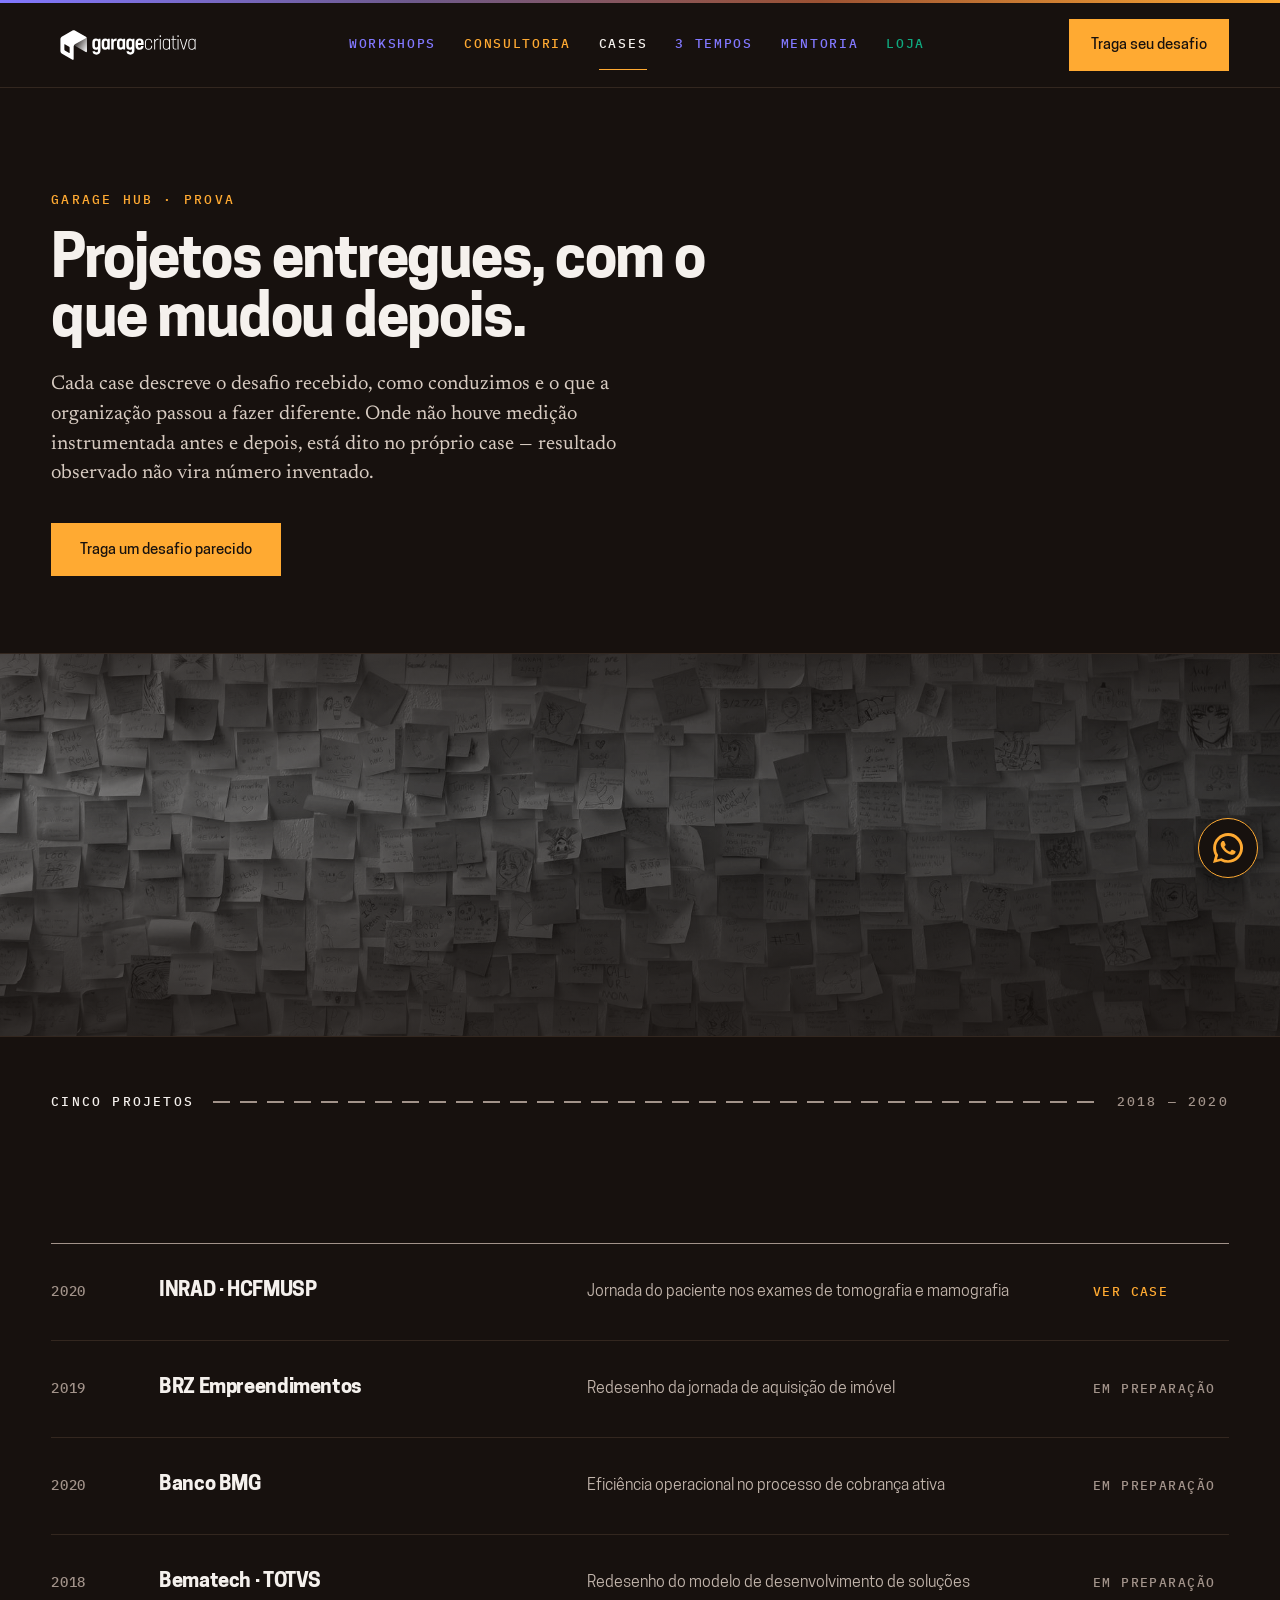
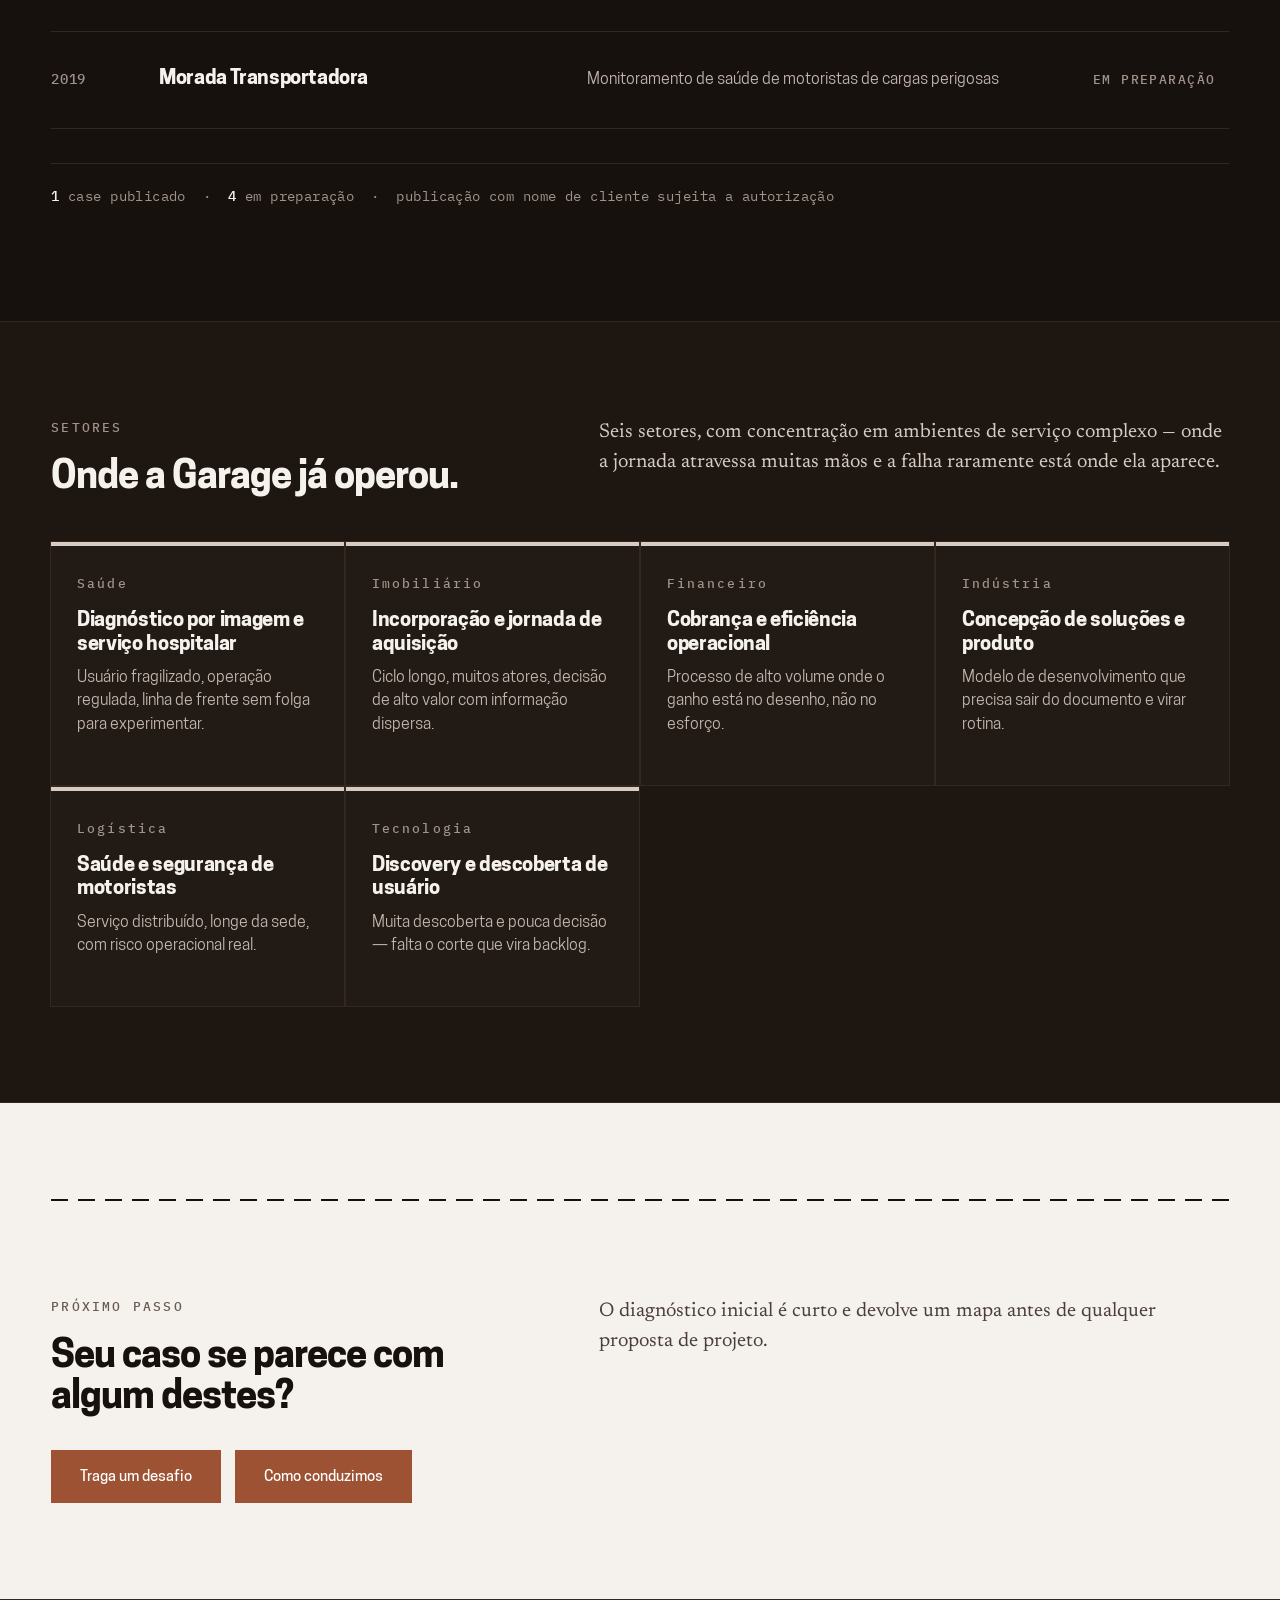
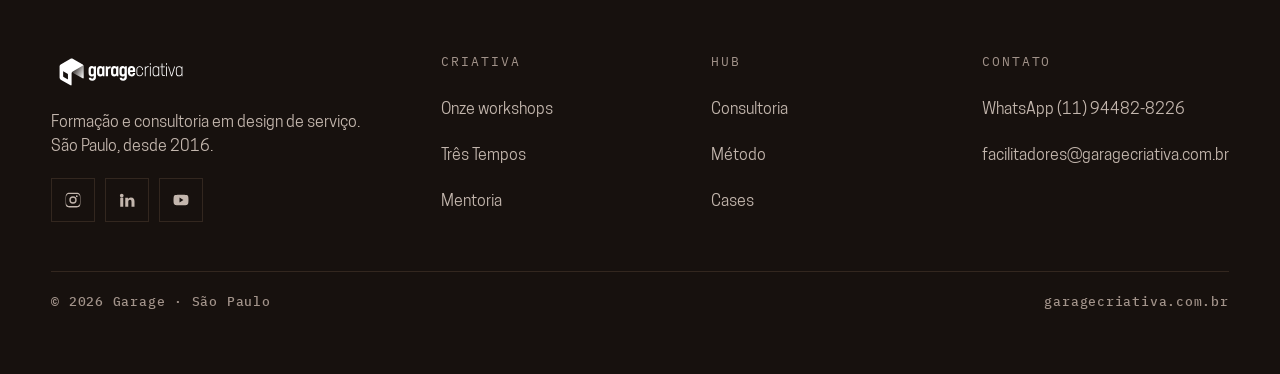
<file: cases.html>
<!DOCTYPE html>
<html lang="pt-BR">
<head>
<meta charset="utf-8">
<meta name="viewport" content="width=device-width,initial-scale=1">
<title>Cases · projetos entregues | Garage</title>
<meta name="description" content="Projetos de redesenho de serviço entregues pela Garage em saúde, imobiliário, financeiro, indústria e logística — com o desafio recebido, a condução e o que mudou depois.">
<link rel="canonical" href="https://www.garagecriativa.com.br/cases.html">
<link rel="icon" href="assets/favicon-32.png" sizes="32x32">
<link rel="icon" href="assets/favicon-512.png" sizes="512x512">
<link rel="apple-touch-icon" href="assets/favicon-180.png">
<meta property="og:title" content="Cases · projetos entregues pela Garage">
<meta property="og:description" content="Projetos de redesenho de serviço entregues pela Garage em saúde, imobiliário, financeiro, indústria e logística — com o desafio recebido, a condução e o que mudou depois.">
<meta property="og:type" content="website">
<meta property="og:url" content="https://www.garagecriativa.com.br/cases.html">
<meta property="og:locale" content="pt_BR">
<meta property="og:site_name" content="Garage">
<meta property="og:image" content="https://www.garagecriativa.com.br/assets/og-garage.png">
<meta property="og:image:width" content="1200">
<meta property="og:image:height" content="630">
<meta name="twitter:card" content="summary_large_image">
<meta name="twitter:image" content="https://www.garagecriativa.com.br/assets/og-garage.png">
<meta name="theme-color" content="#17110E">
<link rel="preload" as="font" type="font/woff2" href="assets/fonts/cooper-hewitt-latin-700-normal.woff2" crossorigin>
<link rel="stylesheet" href="assets/garage.css">
</head>
<body data-brand="hub">
<a class="skip" href="#main">Ir para o conteúdo</a>
<div class="dusk"></div>

<header class="nav">
  <div class="wrap nav__in">
    <a class="nav__logo" href="index.html" aria-label="Garage"><img src="assets/logo/gc-horizontal-negativo.svg" alt="Garage" width="158" height="44"></a>
    <nav aria-label="Principal">
      <ul class="nav__links">
        <li><a href="workshops.html" data-w="cri">Workshops</a></li>
        <li><a href="hub.html" data-w="hub">Consultoria</a></li>
        <li><a href="cases.html" data-w="hub" aria-current="page">Cases</a></li>
        <li><a href="index.html#formato" data-w="cri">3 Tempos</a></li>
        <li><a href="workshops.html#mentoria" data-w="cri">Mentoria</a></li>
        <li><a href="https://www.garagelab.com.br" data-w="lab">Loja</a></li>
      </ul>
    </nav>
    <a class="nav__cta" href="index.html#contato">Traga seu desafio</a>
    <button class="nav__burger" type="button" aria-expanded="false"
            aria-controls="nav-panel" aria-label="Abrir menu"><span></span></button>
  </div>
  <div class="nav__panel" id="nav-panel">
    <ul>
      <li><a href="workshops.html" data-w="cri">Workshops</a></li>
      <li><a href="hub.html" data-w="hub">Consultoria</a></li>
      <li><a href="cases.html" data-w="hub" aria-current="page">Cases</a></li>
      <li><a href="index.html#formato" data-w="cri">3 Tempos</a></li>
      <li><a href="workshops.html#mentoria" data-w="cri">Mentoria</a></li>
      <li><a href="https://www.garagelab.com.br" data-w="lab">Loja</a></li>
    </ul>
    <a class="nav__panel-cta" href="index.html#contato">Traga seu desafio</a>
  </div>
</header>

<main id="main">

  <section class="hero">
    <div class="wrap">
      <span class="lbl lbl--acc">Garage Hub · prova</span>
      <h1 class="d1">Projetos entregues, com o que mudou depois.</h1>
      <p class="lede">Cada case descreve o desafio recebido, como conduzimos e o que a organização passou a fazer diferente. Onde não houve medição instrumentada antes e depois, está dito no próprio case — resultado observado não vira número inventado.</p>
      <div class="btnrow">
        <a class="btn" href="index.html#contato">Traga um desafio parecido</a>
      </div>
    </div>
  </section>

  <div class="band band--tall" style="margin-bottom:clamp(40px,5vw,74px)">
    <img src="assets/img/cases-abertura.jpg" alt="" width="2000" height="857" loading="lazy" decoding="async">
  </div>

  <div class="wrap">
    <div class="visline" role="separator" aria-label="Linha de visibilidade">
      <span class="visline__tag">Cinco projetos</span>
      <span class="visline__tag visline__tag--end">2018 — 2020</span>
    </div>
  </div>

  <section class="lane" data-brand="hub" style="padding-top:var(--lane)">
    <div class="wrap">
      <div class="cases">
        <a class="case" href="case-inrad.html">
          <span class="case__yr">2020</span><span class="case__cli">INRAD · HCFMUSP</span>
          <span class="case__what">Jornada do paciente nos exames de tomografia e mamografia</span>
          <span class="case__go">Ver case</span>
        </a>
        <div class="case case--soon">
          <span class="case__yr">2019</span><span class="case__cli">BRZ Empreendimentos</span>
          <span class="case__what">Redesenho da jornada de aquisição de imóvel</span>
          <span class="case__go">Em preparação</span>
        </div>
        <div class="case case--soon">
          <span class="case__yr">2020</span><span class="case__cli">Banco BMG</span>
          <span class="case__what">Eficiência operacional no processo de cobrança ativa</span>
          <span class="case__go">Em preparação</span>
        </div>
        <div class="case case--soon">
          <span class="case__yr">2018</span><span class="case__cli">Bematech · TOTVS</span>
          <span class="case__what">Redesenho do modelo de desenvolvimento de soluções</span>
          <span class="case__go">Em preparação</span>
        </div>
        <div class="case case--soon">
          <span class="case__yr">2019</span><span class="case__cli">Morada Transportadora</span>
          <span class="case__what">Monitoramento de saúde de motoristas de cargas perigosas</span>
          <span class="case__go">Em preparação</span>
        </div>
      </div>
      <p class="ctx" style="margin-top:34px"><span><b>1</b> case publicado</span> &nbsp;·&nbsp; <span><b>4</b> em preparação</span> &nbsp;·&nbsp; <span>publicação com nome de cliente sujeita a autorização</span></p>
    </div>
  </section>

  <section class="lane lane--full" data-brand="hub">
    <div class="wrap">
      <div class="head">
        <div>
          <span class="lbl">Setores</span>
          <h2 class="d2">Onde a Garage já operou.</h2>
        </div>
        <p class="lede">Seis setores, com concentração em ambientes de serviço complexo — onde a jornada atravessa muitas mãos e a falha raramente está onde ela aparece.</p>
      </div>
      <div class="trilhas">
        <div class="trilha trilha--n"><span class="trilha__id">Saúde</span><h3>Diagnóstico por imagem e serviço hospitalar</h3><p class="trilha__q">Usuário fragilizado, operação regulada, linha de frente sem folga para experimentar.</p></div>
        <div class="trilha trilha--n"><span class="trilha__id">Imobiliário</span><h3>Incorporação e jornada de aquisição</h3><p class="trilha__q">Ciclo longo, muitos atores, decisão de alto valor com informação dispersa.</p></div>
        <div class="trilha trilha--n"><span class="trilha__id">Financeiro</span><h3>Cobrança e eficiência operacional</h3><p class="trilha__q">Processo de alto volume onde o ganho está no desenho, não no esforço.</p></div>
        <div class="trilha trilha--n"><span class="trilha__id">Indústria</span><h3>Concepção de soluções e produto</h3><p class="trilha__q">Modelo de desenvolvimento que precisa sair do documento e virar rotina.</p></div>
        <div class="trilha trilha--n"><span class="trilha__id">Logística</span><h3>Saúde e segurança de motoristas</h3><p class="trilha__q">Serviço distribuído, longe da sede, com risco operacional real.</p></div>
        <div class="trilha trilha--n"><span class="trilha__id">Tecnologia</span><h3>Discovery e descoberta de usuário</h3><p class="trilha__q">Muita descoberta e pouca decisão — falta o corte que vira backlog.</p></div>
      </div>
    </div>
  </section>

  <section class="lane lane--paper">
    <div class="wrap">
      <div class="visline visline--onPaper" aria-hidden="true" style="margin-bottom:var(--lane)"></div>
      <div class="head">
        <div>
          <span class="lbl">Próximo passo</span>
          <h2 class="d2">Seu caso se parece com algum destes?</h2>
        </div>
        <p class="lede">O diagnóstico inicial é curto e devolve um mapa antes de qualquer proposta de projeto.</p>
      </div>
      <div class="btnrow">
        <a class="btn" href="hub.html#contato">Traga um desafio</a>
        <a class="btn btn--ghost" href="hub.html">Como conduzimos</a>
      </div>
    </div>
  </section>

</main>
<footer class="foot">
  <div class="wrap">
    <div class="foot__grid">
      <div>
        <img src="assets/logo/gc-horizontal-negativo.svg" alt="Garage" width="180" height="40">
        <p style="color:#C3B6AD;font-weight:400;max-width:32ch;margin:0">Formação e consultoria em design de serviço. São Paulo, desde 2016.</p>
        <div class="foot__social">
        <a href="https://www.instagram.com/garagecriativa/" aria-label="Instagram" rel="noopener" target="_blank"><svg viewBox="0 0 24 24" aria-hidden="true"><path d="M12 2.2c3.2 0 3.6 0 4.9.07 1.2.05 1.8.25 2.2.42.6.22 1 .48 1.4.9.4.4.7.8.9 1.4.2.4.4 1 .4 2.2.1 1.3.1 1.7.1 4.9s0 3.6-.1 4.9c0 1.2-.2 1.8-.4 2.2a3.7 3.7 0 0 1-.9 1.4c-.4.4-.8.7-1.4.9-.4.2-1 .4-2.2.4-1.3.1-1.7.1-4.9.1s-3.6 0-4.9-.1c-1.2 0-1.8-.2-2.2-.4a3.7 3.7 0 0 1-1.4-.9 3.7 3.7 0 0 1-.9-1.4c-.2-.4-.4-1-.4-2.2C2.2 15.6 2.2 15.2 2.2 12s0-3.6.1-4.9c0-1.2.2-1.8.4-2.2.2-.6.5-1 .9-1.4.4-.4.8-.7 1.4-.9.4-.2 1-.4 2.2-.4C8.4 2.2 8.8 2.2 12 2.2Zm0 1.8c-3.1 0-3.5 0-4.8.07-1.1.05-1.7.24-2.1.4-.5.2-.9.44-1.2.78-.34.33-.57.7-.78 1.2-.16.4-.35 1-.4 2.1C2.7 9.8 2.7 10.2 2.7 12s0 2.2.07 3.5c.05 1.1.24 1.7.4 2.1.2.5.44.9.78 1.2.33.34.7.57 1.2.78.4.16 1 .35 2.1.4 1.3.07 1.7.07 4.8.07s3.5 0 4.8-.07c1.1-.05 1.7-.24 2.1-.4.5-.2.9-.44 1.2-.78.34-.33.57-.7.78-1.2.16-.4.35-1 .4-2.1.07-1.3.07-1.7.07-3.5s0-2.2-.07-3.5c-.05-1.1-.24-1.7-.4-2.1a3 3 0 0 0-.78-1.2 3 3 0 0 0-1.2-.78c-.4-.16-1-.35-2.1-.4C15.5 4 15.1 4 12 4Zm0 3.1a4.9 4.9 0 1 1 0 9.8 4.9 4.9 0 0 1 0-9.8Zm0 8a3.1 3.1 0 1 0 0-6.2 3.1 3.1 0 0 0 0 6.2Zm6.2-8.2a1.15 1.15 0 1 1-2.3 0 1.15 1.15 0 0 1 2.3 0Z"/></svg></a>
        <a href="https://www.linkedin.com/company/15260165/" aria-label="LinkedIn" rel="noopener" target="_blank"><svg viewBox="0 0 24 24" aria-hidden="true"><path d="M4.98 3.5a2.5 2.5 0 1 1 0 5 2.5 2.5 0 0 1 0-5ZM3 9h4v12H3V9Zm6.5 0h3.8v1.7h.05c.53-1 1.83-2.05 3.77-2.05C21 8.65 22 10.9 22 14.1V21h-4v-6.1c0-1.45-.03-3.3-2-3.3-2 0-2.3 1.57-2.3 3.2V21h-4V9Z"/></svg></a>
        <a href="https://www.youtube.com/c/GarageCriativa" aria-label="YouTube" rel="noopener" target="_blank"><svg viewBox="0 0 24 24" aria-hidden="true"><path d="M21.6 7.2a2.5 2.5 0 0 0-1.76-1.77C18.25 5 12 5 12 5s-6.25 0-7.84.43A2.5 2.5 0 0 0 2.4 7.2C2 8.8 2 12 2 12s0 3.2.4 4.8a2.5 2.5 0 0 0 1.76 1.77C5.75 19 12 19 12 19s6.25 0 7.84-.43a2.5 2.5 0 0 0 1.76-1.77C22 15.2 22 12 22 12s0-3.2-.4-4.8ZM10 15.2V8.8l5.2 3.2-5.2 3.2Z"/></svg></a>
        </div>
      </div>
      <div><h5>Criativa</h5><ul>
        <li><a href="workshops.html">Onze workshops</a></li>
        <li><a href="index.html#formato">Três Tempos</a></li>
        <li><a href="workshops.html#mentoria">Mentoria</a></li>
      </ul></div>
      <div><h5>Hub</h5><ul>
        <li><a href="hub.html">Consultoria</a></li>
        <li><a href="hub.html#metodo">Método</a></li>
        <li><a href="cases.html">Cases</a></li>
      </ul></div>
      <div><h5>Contato</h5><ul>
        <li><a href="https://wa.me/5511944828226" rel="noopener" target="_blank">WhatsApp (11) 94482-8226</a></li>
        <li><a href="mailto:facilitadores@garagecriativa.com.br">facilitadores@garagecriativa.com.br</a></li>
      </ul></div>
    </div>
    <div class="foot__legal"><span>© 2026 Garage · São Paulo</span><span>garagecriativa.com.br</span></div>
  </div>
</footer>
<a class="wa" href="https://wa.me/5511944828226" target="_blank" rel="noopener noreferrer" aria-label="Falar com a Garage no WhatsApp">
  <span class="wa__t">Falar no WhatsApp</span>
  <svg viewBox="0 0 24 24" aria-hidden="true"><path d="M17.47 14.38c-.3-.15-1.74-.86-2.01-.96-.27-.1-.47-.15-.66.15-.2.3-.76.96-.94 1.16-.17.2-.35.22-.64.08-.3-.15-1.25-.46-2.38-1.47-.88-.78-1.47-1.75-1.65-2.05-.17-.3-.02-.46.13-.6.14-.14.3-.35.45-.53.15-.18.2-.3.3-.5.1-.2.05-.38-.02-.53-.08-.15-.66-1.6-.9-2.19-.24-.57-.48-.5-.66-.5l-.56-.01c-.2 0-.51.07-.78.37-.27.3-1.02 1-1.02 2.43s1.05 2.82 1.2 3.02c.15.2 2.06 3.15 5 4.42.7.3 1.24.48 1.67.62.7.22 1.34.19 1.84.12.56-.09 1.74-.71 1.98-1.4.25-.69.25-1.28.17-1.4-.07-.13-.27-.2-.56-.35M12.05 21.7h-.02a9.6 9.6 0 0 1-4.9-1.34l-.35-.21-3.64.96.97-3.55-.23-.36a9.58 9.58 0 0 1-1.47-5.12c0-5.3 4.32-9.6 9.63-9.6a9.56 9.56 0 0 1 6.8 2.82 9.5 9.5 0 0 1 2.82 6.79c0 5.3-4.32 9.61-9.61 9.61M20.5 3.5A11.9 11.9 0 0 0 12.05.02C5.46.02.1 5.38.1 11.97c0 2.1.55 4.16 1.6 5.98L0 24l6.2-1.63a11.93 11.93 0 0 0 5.85 1.5h.01c6.58 0 11.94-5.36 11.95-11.95a11.87 11.87 0 0 0-3.5-8.42"/></svg>
</a>
<script src="assets/motion.js" defer></script>
</body>
</html>
</file>
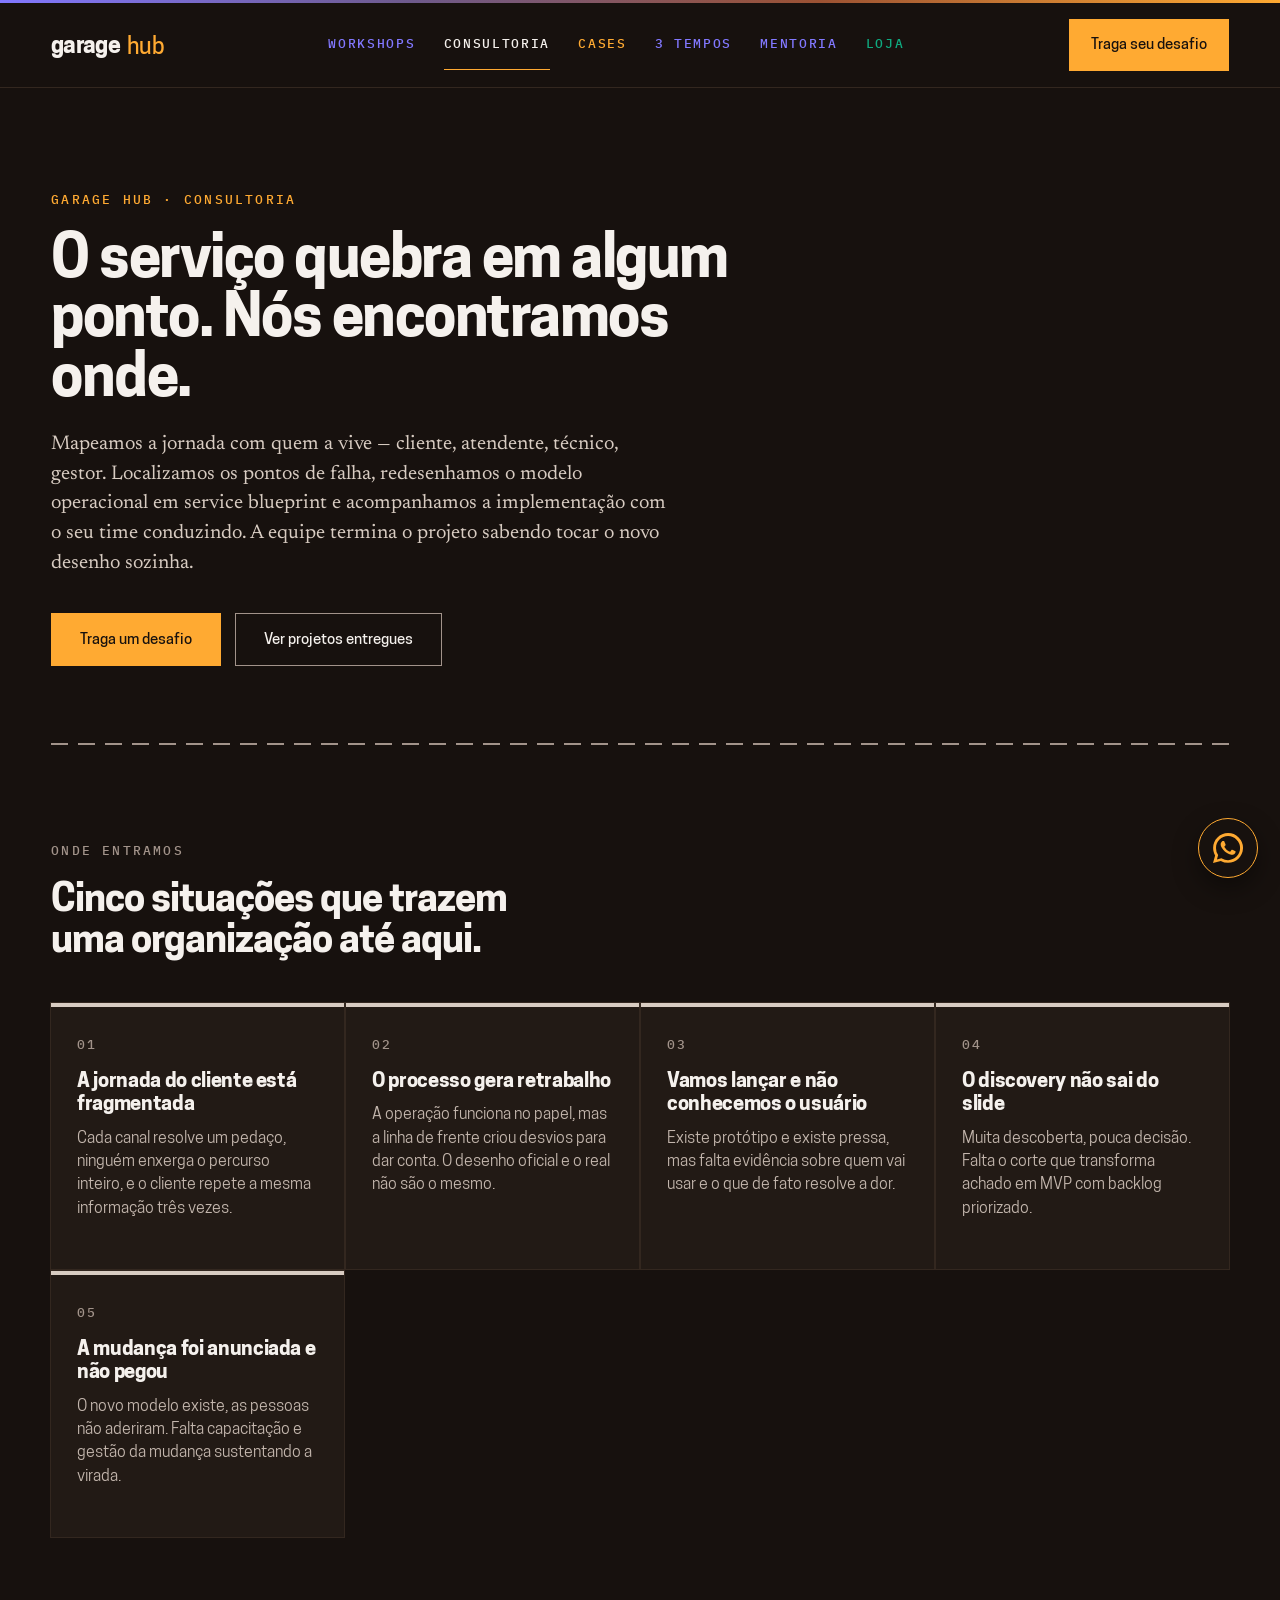
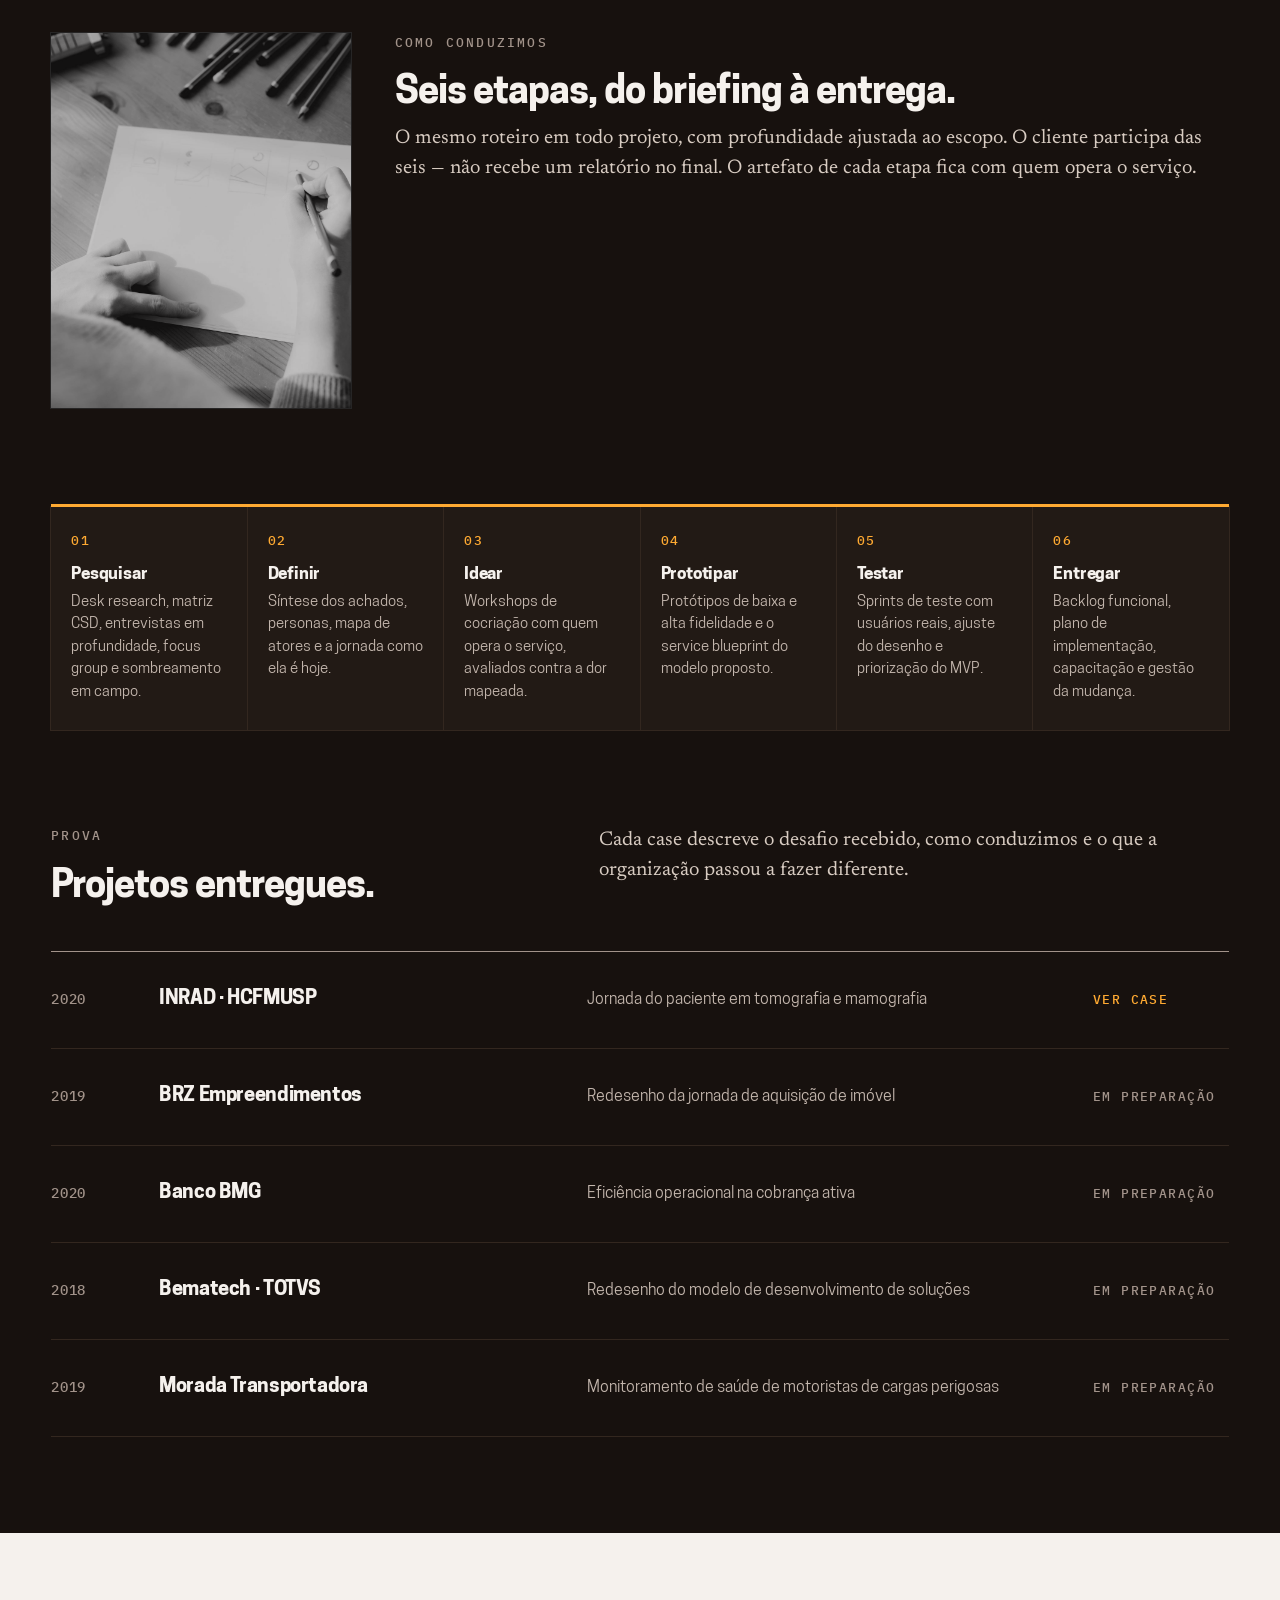
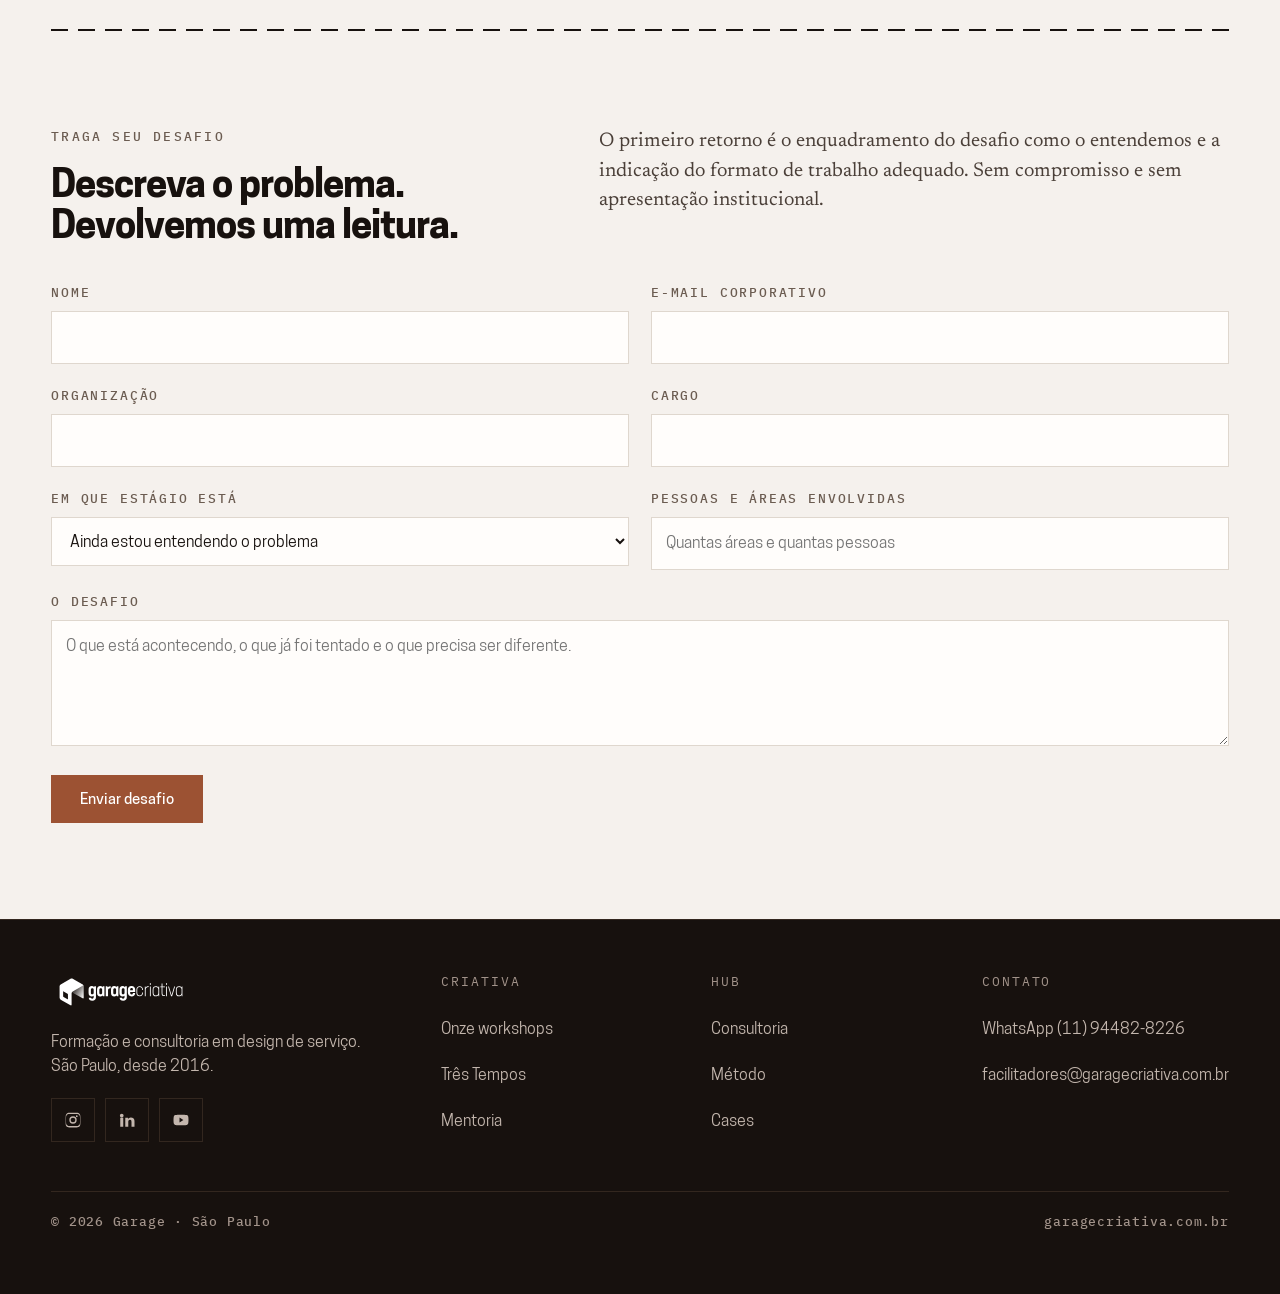
<file: hub.html>
<!DOCTYPE html>
<html lang="pt-BR">
<head>
<meta charset="utf-8">
<meta name="viewport" content="width=device-width,initial-scale=1">
<title>Consultoria de design de serviço · Garage Hub | São Paulo</title>
<meta name="description" content="Mapeamos a jornada, localizamos onde o serviço quebra, redesenhamos o modelo operacional em service blueprint e acompanhamos a implementação com o time do cliente conduzindo.">
<link rel="canonical" href="https://www.garagecriativa.com.br/hub.html">
<link rel="icon" href="assets/favicon-32.png" sizes="32x32">
<link rel="icon" href="assets/favicon-512.png" sizes="512x512">
<link rel="apple-touch-icon" href="assets/favicon-180.png">
<meta property="og:title" content="Garage Hub · consultoria de design de serviço">
<meta property="og:description" content="Mapeamos a jornada, localizamos onde o serviço quebra, redesenhamos o modelo operacional em service blueprint e acompanhamos a implementação com o time do cliente conduzindo.">
<meta property="og:type" content="website">
<meta property="og:url" content="https://www.garagecriativa.com.br/hub.html">
<meta property="og:locale" content="pt_BR">
<meta property="og:site_name" content="Garage">
<meta property="og:image" content="https://www.garagecriativa.com.br/assets/og-garage.png">
<meta property="og:image:width" content="1200">
<meta property="og:image:height" content="630">
<meta name="twitter:card" content="summary_large_image">
<meta name="twitter:image" content="https://www.garagecriativa.com.br/assets/og-garage.png">
<meta name="theme-color" content="#17110E">
<link rel="preload" as="font" type="font/woff2" href="assets/fonts/cooper-hewitt-latin-700-normal.woff2" crossorigin>
<link rel="stylesheet" href="assets/garage.css">
<script type="application/ld+json">
{"@context":"https://schema.org","@type":"Service","name":"Consultoria de design de servico","serviceType":"Design de servico e inovacao organizacional","provider":{"@type":"Organization","name":"Garage Hub","url":"https://www.garagecriativa.com.br/hub"},"areaServed":{"@type":"Country","name":"Brasil"},"hasOfferCatalog":{"@type":"OfferCatalog","name":"Metodo em seis etapas","itemListElement":[
{"@type":"Offer","itemOffered":{"@type":"Service","name":"Pesquisar"}},
{"@type":"Offer","itemOffered":{"@type":"Service","name":"Definir"}},
{"@type":"Offer","itemOffered":{"@type":"Service","name":"Idear"}},
{"@type":"Offer","itemOffered":{"@type":"Service","name":"Prototipar"}},
{"@type":"Offer","itemOffered":{"@type":"Service","name":"Testar"}},
{"@type":"Offer","itemOffered":{"@type":"Service","name":"Entregar"}}]}}
</script>
</head>
<body data-brand="hub">
<a class="skip" href="#main">Ir para o conteúdo</a>
<div class="dusk"></div>

<header class="nav">
  <div class="wrap nav__in">
    <a class="nav__word" href="index.html" aria-label="Garage Hub">garage<i>hub</i></a>
    <nav aria-label="Principal">
      <ul class="nav__links">
        <li><a href="workshops.html" data-w="cri">Workshops</a></li>
        <li><a href="hub.html" data-w="hub" aria-current="page">Consultoria</a></li>
        <li><a href="cases.html" data-w="hub">Cases</a></li>
        <li><a href="index.html#formato" data-w="cri">3 Tempos</a></li>
        <li><a href="workshops.html#mentoria" data-w="cri">Mentoria</a></li>
        <li><a href="https://www.garagelab.com.br" data-w="lab">Loja</a></li>
      </ul>
    </nav>
    <a class="nav__cta" href="#contato">Traga seu desafio</a>
    <button class="nav__burger" type="button" aria-expanded="false"
            aria-controls="nav-panel" aria-label="Abrir menu"><span></span></button>
  </div>
  <div class="nav__panel" id="nav-panel">
    <ul>
      <li><a href="workshops.html" data-w="cri">Workshops</a></li>
      <li><a href="hub.html" data-w="hub" aria-current="page">Consultoria</a></li>
      <li><a href="cases.html" data-w="hub">Cases</a></li>
      <li><a href="index.html#formato" data-w="cri">3 Tempos</a></li>
      <li><a href="workshops.html#mentoria" data-w="cri">Mentoria</a></li>
      <li><a href="https://www.garagelab.com.br" data-w="lab">Loja</a></li>
    </ul>
    <a class="nav__panel-cta" href="#contato">Traga seu desafio</a>
  </div>
</header>

<main id="main">

  <section class="hero">
    <div class="wrap">
      <span class="lbl lbl--acc">Garage Hub · consultoria</span>
      <h1 class="d1">O serviço quebra em algum ponto. Nós encontramos onde.</h1>
      <p class="lede">Mapeamos a jornada com quem a vive — cliente, atendente, técnico, gestor. Localizamos os pontos de falha, redesenhamos o modelo operacional em service blueprint e acompanhamos a implementação com o seu time conduzindo. A equipe termina o projeto sabendo tocar o novo desenho sozinha.</p>
      <div class="btnrow">
        <a class="btn" href="#contato">Traga um desafio</a>
        <a class="btn btn--ghost" href="case-inrad.html">Ver projetos entregues</a>
      </div>
    </div>
  </section>

  <div class="wrap"><div class="visline" aria-hidden="true"></div></div>

  <section class="lane">
    <div class="wrap">
      <div class="head">
        <div><span class="lbl">Onde entramos</span><h2 class="d2">Cinco situações que trazem uma organização até aqui.</h2></div>
        <p class="lede">Se a sua se parece com alguma delas, o diagnóstico inicial é curto e devolve um mapa antes de qualquer proposta de projeto.</p>
      </div>
      <div class="trilhas">
        <div class="trilha trilha--n"><span class="trilha__id">01</span><h3>A jornada do cliente está fragmentada</h3><p class="trilha__q">Cada canal resolve um pedaço, ninguém enxerga o percurso inteiro, e o cliente repete a mesma informação três vezes.</p></div>
        <div class="trilha trilha--n"><span class="trilha__id">02</span><h3>O processo gera retrabalho</h3><p class="trilha__q">A operação funciona no papel, mas a linha de frente criou desvios para dar conta. O desenho oficial e o real não são o mesmo.</p></div>
        <div class="trilha trilha--n"><span class="trilha__id">03</span><h3>Vamos lançar e não conhecemos o usuário</h3><p class="trilha__q">Existe protótipo e existe pressa, mas falta evidência sobre quem vai usar e o que de fato resolve a dor.</p></div>
        <div class="trilha trilha--n"><span class="trilha__id">04</span><h3>O discovery não sai do slide</h3><p class="trilha__q">Muita descoberta, pouca decisão. Falta o corte que transforma achado em MVP com backlog priorizado.</p></div>
        <div class="trilha trilha--n"><span class="trilha__id">05</span><h3>A mudança foi anunciada e não pegou</h3><p class="trilha__q">O novo modelo existe, as pessoas não aderiram. Falta capacitação e gestão da mudança sustentando a virada.</p></div>
      </div>
    </div>
  </section>

  <section class="lane" style="padding-top:0">
    <div class="wrap">
      <div class="figpair">
        <img src="assets/img/hub-metodo.jpg" alt="" width="1000" height="1250" loading="lazy" decoding="async">
        <div>
          <span class="lbl" id="metodo">Como conduzimos</span>
          <h2 class="d2">Seis etapas, do briefing à entrega.</h2>
          <p class="lede" style="margin-top:14px">O mesmo roteiro em todo projeto, com profundidade ajustada ao escopo. O cliente participa das seis — não recebe um relatório no final. O artefato de cada etapa fica com quem opera o serviço.</p>
        </div>
      </div>
      <div class="steps">
        <div class="step"><span class="step__n">01</span><h4>Pesquisar</h4><p>Desk research, matriz CSD, entrevistas em profundidade, focus group e sombreamento em campo.</p></div>
        <div class="step"><span class="step__n">02</span><h4>Definir</h4><p>Síntese dos achados, personas, mapa de atores e a jornada como ela é hoje.</p></div>
        <div class="step"><span class="step__n">03</span><h4>Idear</h4><p>Workshops de cocriação com quem opera o serviço, avaliados contra a dor mapeada.</p></div>
        <div class="step"><span class="step__n">04</span><h4>Prototipar</h4><p>Protótipos de baixa e alta fidelidade e o service blueprint do modelo proposto.</p></div>
        <div class="step"><span class="step__n">05</span><h4>Testar</h4><p>Sprints de teste com usuários reais, ajuste do desenho e priorização do MVP.</p></div>
        <div class="step"><span class="step__n">06</span><h4>Entregar</h4><p>Backlog funcional, plano de implementação, capacitação e gestão da mudança.</p></div>
      </div>
    </div>
  </section>

  <section class="lane" style="padding-top:0">
    <div class="wrap">
      <div class="head">
        <div><span class="lbl">Prova</span><h2 class="d2">Projetos entregues.</h2></div>
        <p class="lede">Cada case descreve o desafio recebido, como conduzimos e o que a organização passou a fazer diferente.</p>
      </div>
      <div class="cases">
        <a class="case" href="case-inrad.html"><span class="case__yr">2020</span><span class="case__cli">INRAD · HCFMUSP</span><span class="case__what">Jornada do paciente em tomografia e mamografia</span><span class="case__go">Ver case</span></a>
        <div class="case case--soon"><span class="case__yr">2019</span><span class="case__cli">BRZ Empreendimentos</span><span class="case__what">Redesenho da jornada de aquisição de imóvel</span><span class="case__go">Em preparação</span></div>
        <div class="case case--soon"><span class="case__yr">2020</span><span class="case__cli">Banco BMG</span><span class="case__what">Eficiência operacional na cobrança ativa</span><span class="case__go">Em preparação</span></div>
        <div class="case case--soon"><span class="case__yr">2018</span><span class="case__cli">Bematech · TOTVS</span><span class="case__what">Redesenho do modelo de desenvolvimento de soluções</span><span class="case__go">Em preparação</span></div>
        <div class="case case--soon"><span class="case__yr">2019</span><span class="case__cli">Morada Transportadora</span><span class="case__what">Monitoramento de saúde de motoristas de cargas perigosas</span><span class="case__go">Em preparação</span></div>
      </div>
    </div>
  </section>

  <!-- CONTATO -->
  <section class="lane lane--paper" id="contato">
    <div class="wrap">
      <div class="visline visline--onPaper" aria-hidden="true" style="margin-bottom:var(--lane)"></div>
      <div class="head">
        <div>
          <span class="lbl">Traga seu desafio</span>
          <h2 class="d2">Descreva o problema. Devolvemos uma leitura.</h2>
        </div>
        <p class="lede">O primeiro retorno é o enquadramento do desafio como o entendemos e a indicação do formato de trabalho adequado. Sem compromisso e sem apresentação institucional.</p>
      </div>
      <form class="form" data-mailto="facilitadores@garagecriativa.com.br" data-subject="Traga um desafio · consultoria">
        <div class="field"><label for="n">Nome</label><input id="n" required name="nome" type="text" autocomplete="name" required></div>
        <div class="field"><label for="e">E-mail corporativo</label><input id="e" required name="email" type="email" autocomplete="email" required></div>
        <div class="field"><label for="o">Organização</label><input id="o" required name="empresa" type="text" autocomplete="organization"></div>
        <div class="field"><label for="c">Cargo</label><input id="c" name="cargo" type="text"></div>
        <div class="field">
          <label for="m">Em que estágio está</label>
          <select id="m" name="momento">
            <option>Ainda estou entendendo o problema</option>
            <option>Problema claro, solução indefinida</option>
            <option>Solução definida, precisa de execução</option>
            <option>Iniciativa em curso que travou</option>
          </select>
        </div>
        <div class="field"><label for="p">Pessoas e áreas envolvidas</label><input id="p" name="pessoas" type="text" placeholder="Quantas áreas e quantas pessoas"></div>
        <div class="field full">
          <label for="d">O desafio</label>
          <textarea id="d" required name="desafio" placeholder="O que está acontecendo, o que já foi tentado e o que precisa ser diferente."></textarea>
        </div>
        <div class="full"><button class="btn" type="submit">Enviar desafio</button></div>
        <p class="ctx" data-form-note hidden style="margin-top:18px">Abrimos seu cliente de e-mail com o conteúdo preenchido. Se não abrir, escreva para <a href="mailto:facilitadores@garagecriativa.com.br" style="color:inherit">facilitadores@garagecriativa.com.br</a> ou chame no <a href="https://wa.me/5511944828226" style="color:inherit">WhatsApp</a>.</p>
      </form>
    </div>
  </section>

</main>
<footer class="foot">
  <div class="wrap">
    <div class="foot__grid">
      <div>
        <img src="assets/logo/gc-horizontal-negativo.svg" alt="Garage" width="180" height="40">
        <p style="color:#C3B6AD;font-weight:400;max-width:32ch;margin:0">Formação e consultoria em design de serviço. São Paulo, desde 2016.</p>
        <div class="foot__social">
        <a href="https://www.instagram.com/garagecriativa/" aria-label="Instagram" rel="noopener" target="_blank"><svg viewBox="0 0 24 24" aria-hidden="true"><path d="M12 2.2c3.2 0 3.6 0 4.9.07 1.2.05 1.8.25 2.2.42.6.22 1 .48 1.4.9.4.4.7.8.9 1.4.2.4.4 1 .4 2.2.1 1.3.1 1.7.1 4.9s0 3.6-.1 4.9c0 1.2-.2 1.8-.4 2.2a3.7 3.7 0 0 1-.9 1.4c-.4.4-.8.7-1.4.9-.4.2-1 .4-2.2.4-1.3.1-1.7.1-4.9.1s-3.6 0-4.9-.1c-1.2 0-1.8-.2-2.2-.4a3.7 3.7 0 0 1-1.4-.9 3.7 3.7 0 0 1-.9-1.4c-.2-.4-.4-1-.4-2.2C2.2 15.6 2.2 15.2 2.2 12s0-3.6.1-4.9c0-1.2.2-1.8.4-2.2.2-.6.5-1 .9-1.4.4-.4.8-.7 1.4-.9.4-.2 1-.4 2.2-.4C8.4 2.2 8.8 2.2 12 2.2Zm0 1.8c-3.1 0-3.5 0-4.8.07-1.1.05-1.7.24-2.1.4-.5.2-.9.44-1.2.78-.34.33-.57.7-.78 1.2-.16.4-.35 1-.4 2.1C2.7 9.8 2.7 10.2 2.7 12s0 2.2.07 3.5c.05 1.1.24 1.7.4 2.1.2.5.44.9.78 1.2.33.34.7.57 1.2.78.4.16 1 .35 2.1.4 1.3.07 1.7.07 4.8.07s3.5 0 4.8-.07c1.1-.05 1.7-.24 2.1-.4.5-.2.9-.44 1.2-.78.34-.33.57-.7.78-1.2.16-.4.35-1 .4-2.1.07-1.3.07-1.7.07-3.5s0-2.2-.07-3.5c-.05-1.1-.24-1.7-.4-2.1a3 3 0 0 0-.78-1.2 3 3 0 0 0-1.2-.78c-.4-.16-1-.35-2.1-.4C15.5 4 15.1 4 12 4Zm0 3.1a4.9 4.9 0 1 1 0 9.8 4.9 4.9 0 0 1 0-9.8Zm0 8a3.1 3.1 0 1 0 0-6.2 3.1 3.1 0 0 0 0 6.2Zm6.2-8.2a1.15 1.15 0 1 1-2.3 0 1.15 1.15 0 0 1 2.3 0Z"/></svg></a>
        <a href="https://www.linkedin.com/company/15260165/" aria-label="LinkedIn" rel="noopener" target="_blank"><svg viewBox="0 0 24 24" aria-hidden="true"><path d="M4.98 3.5a2.5 2.5 0 1 1 0 5 2.5 2.5 0 0 1 0-5ZM3 9h4v12H3V9Zm6.5 0h3.8v1.7h.05c.53-1 1.83-2.05 3.77-2.05C21 8.65 22 10.9 22 14.1V21h-4v-6.1c0-1.45-.03-3.3-2-3.3-2 0-2.3 1.57-2.3 3.2V21h-4V9Z"/></svg></a>
        <a href="https://www.youtube.com/c/GarageCriativa" aria-label="YouTube" rel="noopener" target="_blank"><svg viewBox="0 0 24 24" aria-hidden="true"><path d="M21.6 7.2a2.5 2.5 0 0 0-1.76-1.77C18.25 5 12 5 12 5s-6.25 0-7.84.43A2.5 2.5 0 0 0 2.4 7.2C2 8.8 2 12 2 12s0 3.2.4 4.8a2.5 2.5 0 0 0 1.76 1.77C5.75 19 12 19 12 19s6.25 0 7.84-.43a2.5 2.5 0 0 0 1.76-1.77C22 15.2 22 12 22 12s0-3.2-.4-4.8ZM10 15.2V8.8l5.2 3.2-5.2 3.2Z"/></svg></a>
        </div>
      </div>
      <div><h5>Criativa</h5><ul>
        <li><a href="workshops.html">Onze workshops</a></li>
        <li><a href="index.html#formato">Três Tempos</a></li>
        <li><a href="workshops.html#mentoria">Mentoria</a></li>
      </ul></div>
      <div><h5>Hub</h5><ul>
        <li><a href="hub.html">Consultoria</a></li>
        <li><a href="hub.html#metodo">Método</a></li>
        <li><a href="cases.html">Cases</a></li>
      </ul></div>
      <div><h5>Contato</h5><ul>
        <li><a href="https://wa.me/5511944828226" rel="noopener" target="_blank">WhatsApp (11) 94482-8226</a></li>
        <li><a href="mailto:facilitadores@garagecriativa.com.br">facilitadores@garagecriativa.com.br</a></li>
      </ul></div>
    </div>
    <div class="foot__legal"><span>© 2026 Garage · São Paulo</span><span>garagecriativa.com.br</span></div>
  </div>
</footer>
<a class="wa" href="https://wa.me/5511944828226" target="_blank" rel="noopener noreferrer" aria-label="Falar com a Garage no WhatsApp">
  <span class="wa__t">Falar no WhatsApp</span>
  <svg viewBox="0 0 24 24" aria-hidden="true"><path d="M17.47 14.38c-.3-.15-1.74-.86-2.01-.96-.27-.1-.47-.15-.66.15-.2.3-.76.96-.94 1.16-.17.2-.35.22-.64.08-.3-.15-1.25-.46-2.38-1.47-.88-.78-1.47-1.75-1.65-2.05-.17-.3-.02-.46.13-.6.14-.14.3-.35.45-.53.15-.18.2-.3.3-.5.1-.2.05-.38-.02-.53-.08-.15-.66-1.6-.9-2.19-.24-.57-.48-.5-.66-.5l-.56-.01c-.2 0-.51.07-.78.37-.27.3-1.02 1-1.02 2.43s1.05 2.82 1.2 3.02c.15.2 2.06 3.15 5 4.42.7.3 1.24.48 1.67.62.7.22 1.34.19 1.84.12.56-.09 1.74-.71 1.98-1.4.25-.69.25-1.28.17-1.4-.07-.13-.27-.2-.56-.35M12.05 21.7h-.02a9.6 9.6 0 0 1-4.9-1.34l-.35-.21-3.64.96.97-3.55-.23-.36a9.58 9.58 0 0 1-1.47-5.12c0-5.3 4.32-9.6 9.63-9.6a9.56 9.56 0 0 1 6.8 2.82 9.5 9.5 0 0 1 2.82 6.79c0 5.3-4.32 9.61-9.61 9.61M20.5 3.5A11.9 11.9 0 0 0 12.05.02C5.46.02.1 5.38.1 11.97c0 2.1.55 4.16 1.6 5.98L0 24l6.2-1.63a11.93 11.93 0 0 0 5.85 1.5h.01c6.58 0 11.94-5.36 11.95-11.95a11.87 11.87 0 0 0-3.5-8.42"/></svg>
</a>
<script src="assets/motion.js" defer></script>
</body>
</html>
</file>
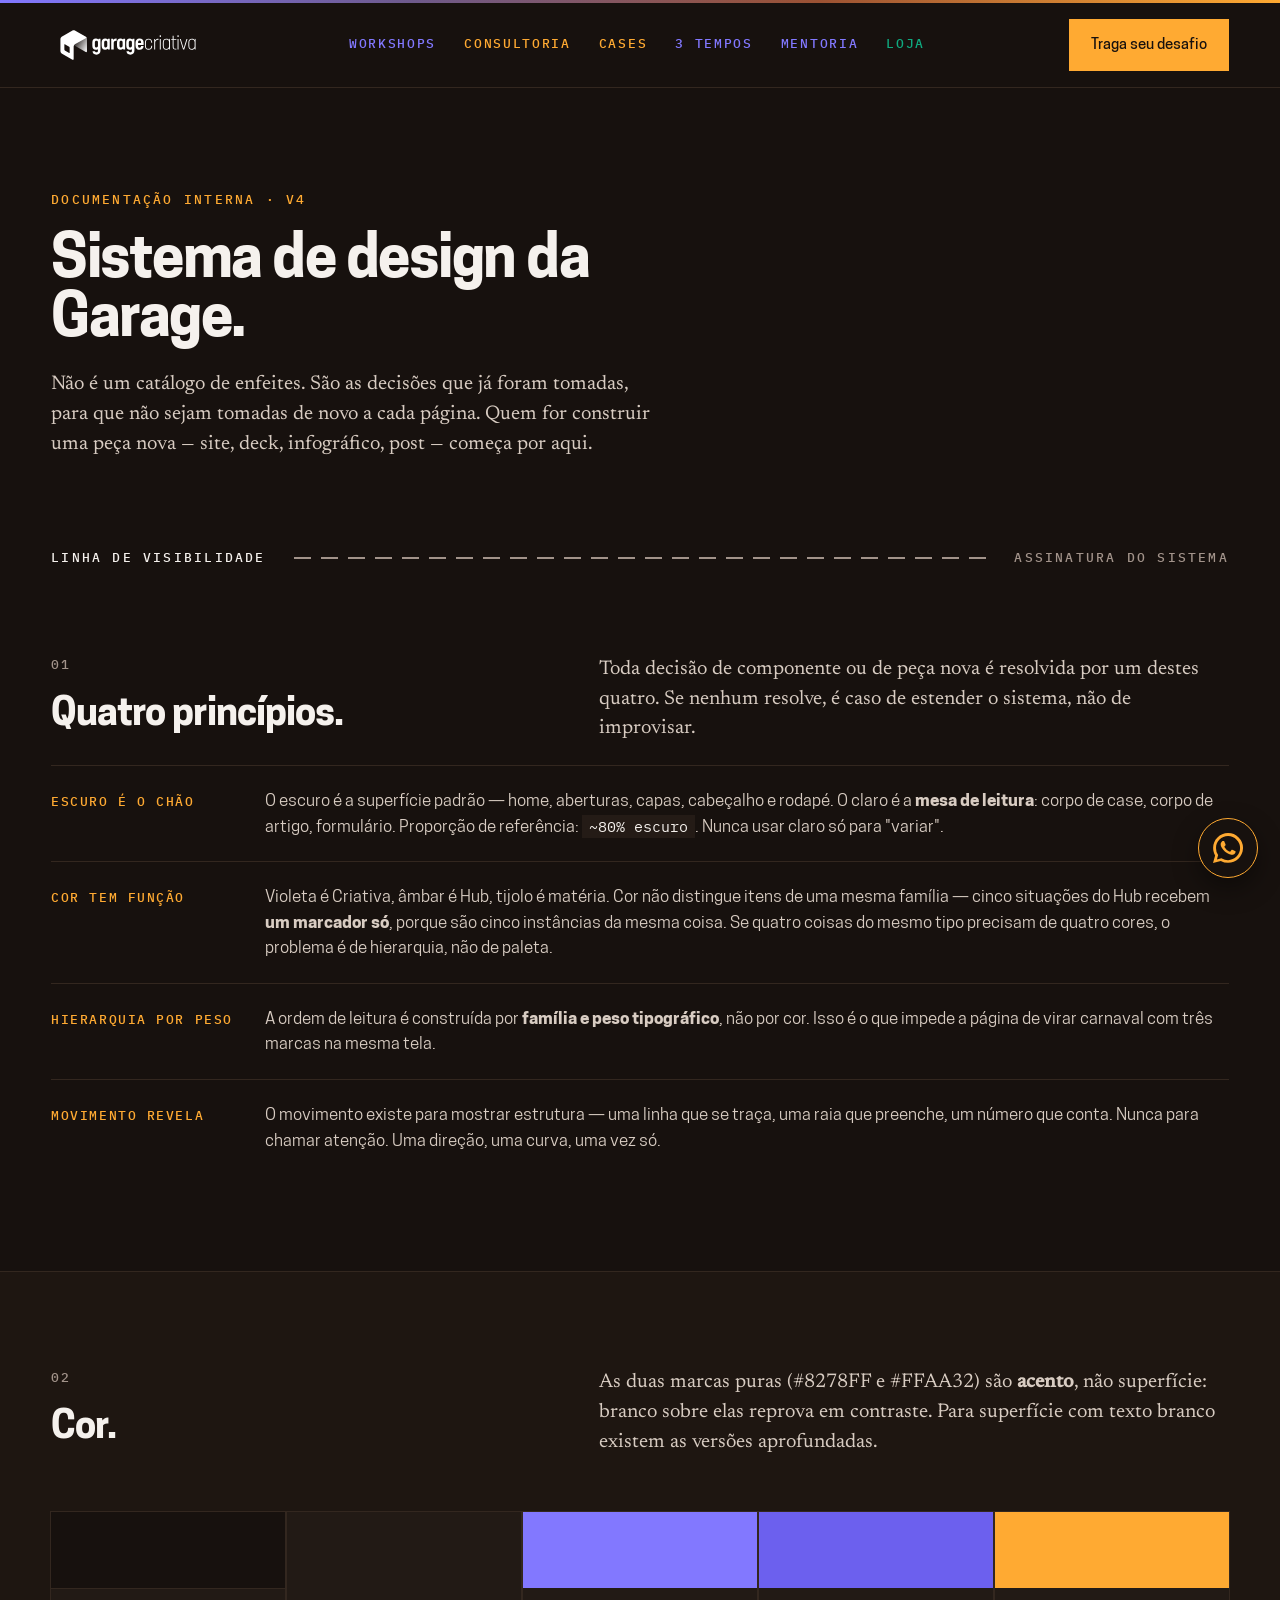
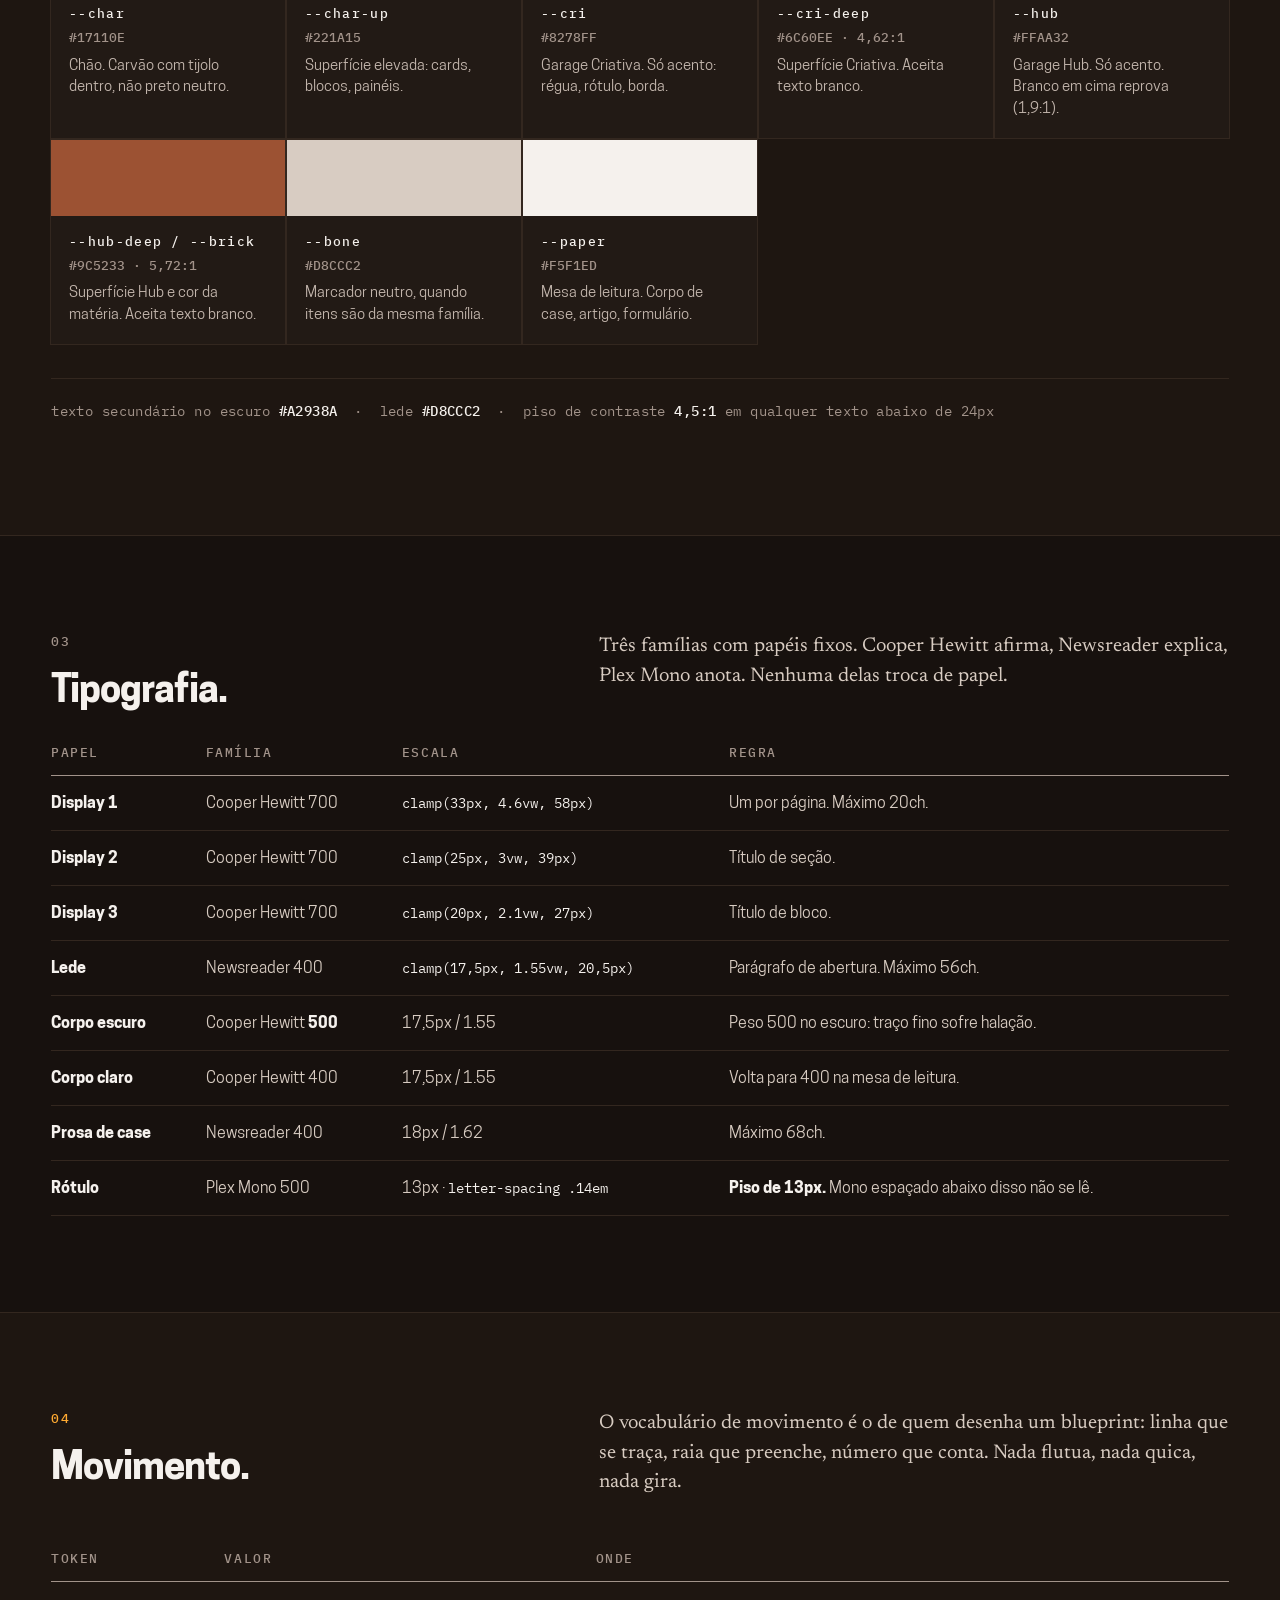
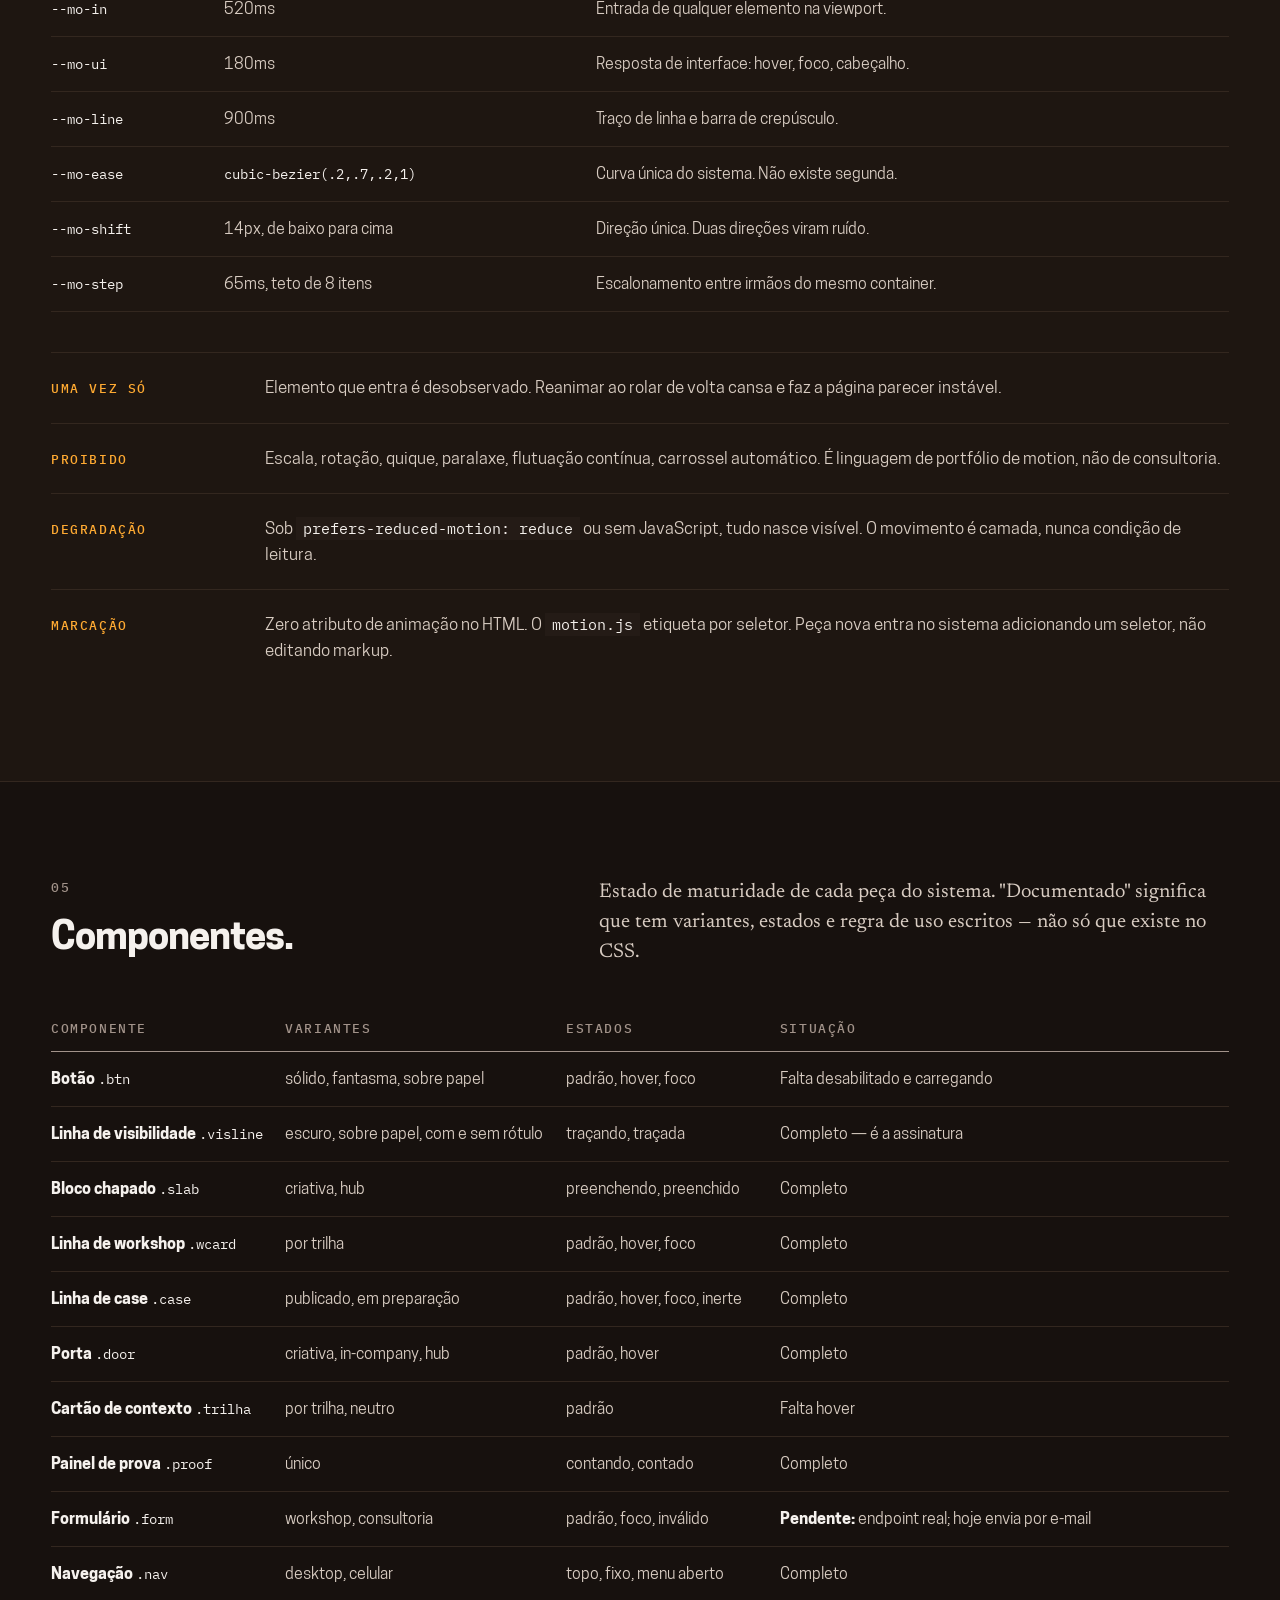
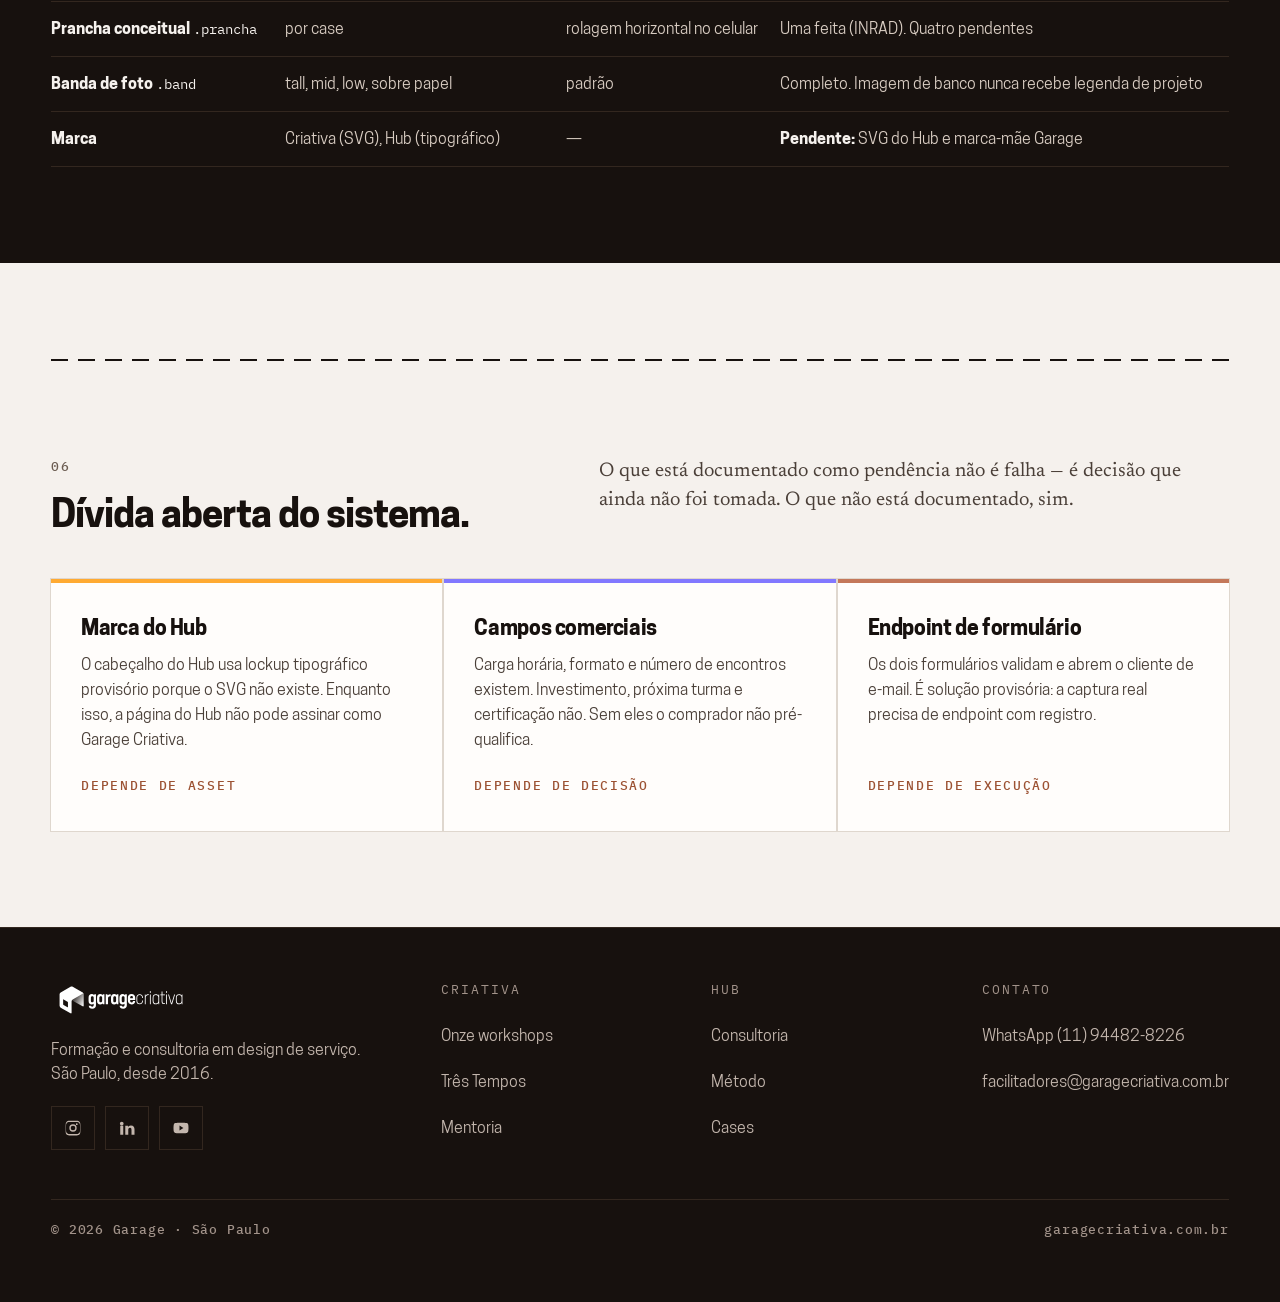
<file: sistema.html>
<!DOCTYPE html>
<html lang="pt-BR">
<head>
<meta charset="utf-8">
<meta name="viewport" content="width=device-width,initial-scale=1">
<title>Sistema de design · Garage</title>
<meta name="description" content="Tokens, componentes, padrões e sistema de movimento do site da Garage. Documentação viva do design system.">
<link rel="canonical" href="https://www.garagecriativa.com.br/sistema.html">
<link rel="icon" href="assets/favicon-32.png" sizes="32x32">
<link rel="icon" href="assets/favicon-512.png" sizes="512x512">
<link rel="apple-touch-icon" href="assets/favicon-180.png">
<meta property="og:title" content="Sistema de design · Garage">
<meta property="og:description" content="Tokens, componentes, padrões e sistema de movimento do site da Garage. Documentação viva do design system.">
<meta property="og:type" content="website">
<meta property="og:url" content="https://www.garagecriativa.com.br/sistema.html">
<meta property="og:locale" content="pt_BR">
<meta property="og:site_name" content="Garage">
<meta property="og:image" content="https://www.garagecriativa.com.br/assets/og-garage.png">
<meta property="og:image:width" content="1200">
<meta property="og:image:height" content="630">
<meta name="twitter:card" content="summary_large_image">
<meta name="twitter:image" content="https://www.garagecriativa.com.br/assets/og-garage.png">
<meta name="robots" content="noindex,nofollow">
<meta name="theme-color" content="#17110E">
<link rel="preload" as="font" type="font/woff2" href="assets/fonts/cooper-hewitt-latin-700-normal.woff2" crossorigin>
<link rel="stylesheet" href="assets/garage.css">
</head>
<body>
<a class="skip" href="#main">Ir para o conteúdo</a>
<div class="dusk"></div>

<header class="nav">
  <div class="wrap nav__in">
    <a class="nav__logo" href="index.html" aria-label="Garage"><img src="assets/logo/gc-horizontal-negativo.svg" alt="Garage" width="158" height="44"></a>
    <nav aria-label="Principal">
      <ul class="nav__links">
        <li><a href="workshops.html" data-w="cri">Workshops</a></li>
        <li><a href="hub.html" data-w="hub">Consultoria</a></li>
        <li><a href="cases.html" data-w="hub">Cases</a></li>
        <li><a href="index.html#formato" data-w="cri">3 Tempos</a></li>
        <li><a href="workshops.html#mentoria" data-w="cri">Mentoria</a></li>
        <li><a href="https://www.garagelab.com.br" data-w="lab">Loja</a></li>
      </ul>
    </nav>
    <a class="nav__cta" href="index.html#contato">Traga seu desafio</a>
    <button class="nav__burger" type="button" aria-expanded="false"
            aria-controls="nav-panel" aria-label="Abrir menu"><span></span></button>
  </div>
  <div class="nav__panel" id="nav-panel">
    <ul>
      <li><a href="workshops.html" data-w="cri">Workshops</a></li>
      <li><a href="hub.html" data-w="hub">Consultoria</a></li>
      <li><a href="cases.html" data-w="hub">Cases</a></li>
      <li><a href="index.html#formato" data-w="cri">3 Tempos</a></li>
      <li><a href="workshops.html#mentoria" data-w="cri">Mentoria</a></li>
      <li><a href="https://www.garagelab.com.br" data-w="lab">Loja</a></li>
    </ul>
    <a class="nav__panel-cta" href="index.html#contato">Traga seu desafio</a>
  </div>
</header>

<main id="main">

  <section class="hero">
    <div class="wrap">
      <span class="lbl lbl--acc">Documentação interna · V4</span>
      <h1 class="d1">Sistema de design da Garage.</h1>
      <p class="lede">Não é um catálogo de enfeites. São as decisões que já foram tomadas, para que não sejam tomadas de novo a cada página. Quem for construir uma peça nova — site, deck, infográfico, post — começa por aqui.</p>
    </div>
  </section>

  <div class="wrap">
    <div class="visline" role="separator">
      <span class="visline__tag">Linha de visibilidade</span>
      <span class="visline__tag visline__tag--end">assinatura do sistema</span>
    </div>
  </div>

  <!-- PRINCÍPIOS -->
  <section class="lane">
    <div class="wrap">
      <div class="head">
        <div><span class="lbl">01</span><h2 class="d2">Quatro princípios.</h2></div>
        <p class="lede">Toda decisão de componente ou de peça nova é resolvida por um destes quatro. Se nenhum resolve, é caso de estender o sistema, não de improvisar.</p>
      </div>
      <div class="spec"><span class="spec__k">Escuro é o chão</span><span class="spec__v">O escuro é a superfície padrão — home, aberturas, capas, cabeçalho e rodapé. O claro é a <b>mesa de leitura</b>: corpo de case, corpo de artigo, formulário. Proporção de referência: <code>~80% escuro</code>. Nunca usar claro só para "variar".</span></div>
      <div class="spec"><span class="spec__k">Cor tem função</span><span class="spec__v">Violeta é Criativa, âmbar é Hub, tijolo é matéria. Cor não distingue itens de uma mesma família — cinco situações do Hub recebem <b>um marcador só</b>, porque são cinco instâncias da mesma coisa. Se quatro coisas do mesmo tipo precisam de quatro cores, o problema é de hierarquia, não de paleta.</span></div>
      <div class="spec"><span class="spec__k">Hierarquia por peso</span><span class="spec__v">A ordem de leitura é construída por <b>família e peso tipográfico</b>, não por cor. Isso é o que impede a página de virar carnaval com três marcas na mesma tela.</span></div>
      <div class="spec"><span class="spec__k">Movimento revela</span><span class="spec__v">O movimento existe para mostrar estrutura — uma linha que se traça, uma raia que preenche, um número que conta. Nunca para chamar atenção. Uma direção, uma curva, uma vez só.</span></div>
    </div>
  </section>

  <!-- COR -->
  <section class="lane lane--full">
    <div class="wrap">
      <div class="head">
        <div><span class="lbl">02</span><h2 class="d2">Cor.</h2></div>
        <p class="lede">As duas marcas puras (#8278FF e #FFAA32) são <b>acento</b>, não superfície: branco sobre elas reprova em contraste. Para superfície com texto branco existem as versões aprofundadas.</p>
      </div>
      <div class="toks">
        <div class="tok"><span class="tok__chip" style="background:#17110E;outline:1px solid #33271F"></span><span class="tok__n">--char</span><span class="tok__v">#17110E</span><span class="tok__u">Chão. Carvão com tijolo dentro, não preto neutro.</span></div>
        <div class="tok"><span class="tok__chip" style="background:#221A15"></span><span class="tok__n">--char-up</span><span class="tok__v">#221A15</span><span class="tok__u">Superfície elevada: cards, blocos, painéis.</span></div>
        <div class="tok"><span class="tok__chip" style="background:#8278FF"></span><span class="tok__n">--cri</span><span class="tok__v">#8278FF</span><span class="tok__u">Garage Criativa. Só acento: régua, rótulo, borda.</span></div>
        <div class="tok"><span class="tok__chip" style="background:#6C60EE"></span><span class="tok__n">--cri-deep</span><span class="tok__v">#6C60EE · 4,62:1</span><span class="tok__u">Superfície Criativa. Aceita texto branco.</span></div>
        <div class="tok"><span class="tok__chip" style="background:#FFAA32"></span><span class="tok__n">--hub</span><span class="tok__v">#FFAA32</span><span class="tok__u">Garage Hub. Só acento. Branco em cima reprova (1,9:1).</span></div>
        <div class="tok"><span class="tok__chip" style="background:#9C5233"></span><span class="tok__n">--hub-deep / --brick</span><span class="tok__v">#9C5233 · 5,72:1</span><span class="tok__u">Superfície Hub e cor da matéria. Aceita texto branco.</span></div>
        <div class="tok"><span class="tok__chip" style="background:#D8CCC2"></span><span class="tok__n">--bone</span><span class="tok__v">#D8CCC2</span><span class="tok__u">Marcador neutro, quando itens são da mesma família.</span></div>
        <div class="tok"><span class="tok__chip" style="background:#F5F1ED"></span><span class="tok__n">--paper</span><span class="tok__v">#F5F1ED</span><span class="tok__u">Mesa de leitura. Corpo de case, artigo, formulário.</span></div>
      </div>
      <p class="ctx" style="margin-top:34px"><span>texto secundário no escuro <b>#A2938A</b></span> &nbsp;·&nbsp; <span>lede <b>#D8CCC2</b></span> &nbsp;·&nbsp; <span>piso de contraste <b>4,5:1</b> em qualquer texto abaixo de 24px</span></p>
    </div>
  </section>

  <!-- TIPOGRAFIA -->
  <section class="lane">
    <div class="wrap">
      <div class="head">
        <div><span class="lbl">03</span><h2 class="d2">Tipografia.</h2></div>
        <p class="lede">Três famílias com papéis fixos. Cooper Hewitt afirma, Newsreader explica, Plex Mono anota. Nenhuma delas troca de papel.</p>
      </div>
      <table class="tbl">
        <thead><tr><th>Papel</th><th>Família</th><th>Escala</th><th>Regra</th></tr></thead>
        <tbody>
          <tr><td><b>Display 1</b></td><td>Cooper Hewitt 700</td><td><code>clamp(33px, 4.6vw, 58px)</code></td><td>Um por página. Máximo 20ch.</td></tr>
          <tr><td><b>Display 2</b></td><td>Cooper Hewitt 700</td><td><code>clamp(25px, 3vw, 39px)</code></td><td>Título de seção.</td></tr>
          <tr><td><b>Display 3</b></td><td>Cooper Hewitt 700</td><td><code>clamp(20px, 2.1vw, 27px)</code></td><td>Título de bloco.</td></tr>
          <tr><td><b>Lede</b></td><td>Newsreader 400</td><td><code>clamp(17,5px, 1.55vw, 20,5px)</code></td><td>Parágrafo de abertura. Máximo 56ch.</td></tr>
          <tr><td><b>Corpo escuro</b></td><td>Cooper Hewitt <b>500</b></td><td>17,5px / 1.55</td><td>Peso 500 no escuro: traço fino sofre halação.</td></tr>
          <tr><td><b>Corpo claro</b></td><td>Cooper Hewitt 400</td><td>17,5px / 1.55</td><td>Volta para 400 na mesa de leitura.</td></tr>
          <tr><td><b>Prosa de case</b></td><td>Newsreader 400</td><td>18px / 1.62</td><td>Máximo 68ch.</td></tr>
          <tr><td><b>Rótulo</b></td><td>Plex Mono 500</td><td>13px · <code>letter-spacing .14em</code></td><td><b>Piso de 13px.</b> Mono espaçado abaixo disso não se lê.</td></tr>
        </tbody>
      </table>
    </div>
  </section>

  <!-- MOVIMENTO -->
  <section class="lane lane--full" data-brand="hub">
    <div class="wrap">
      <div class="head">
        <div><span class="lbl lbl--acc">04</span><h2 class="d2">Movimento.</h2></div>
        <p class="lede">O vocabulário de movimento é o de quem desenha um blueprint: linha que se traça, raia que preenche, número que conta. Nada flutua, nada quica, nada gira.</p>
      </div>
      <table class="tbl">
        <thead><tr><th>Token</th><th>Valor</th><th>Onde</th></tr></thead>
        <tbody>
          <tr><td><code>--mo-in</code></td><td>520ms</td><td>Entrada de qualquer elemento na viewport.</td></tr>
          <tr><td><code>--mo-ui</code></td><td>180ms</td><td>Resposta de interface: hover, foco, cabeçalho.</td></tr>
          <tr><td><code>--mo-line</code></td><td>900ms</td><td>Traço de linha e barra de crepúsculo.</td></tr>
          <tr><td><code>--mo-ease</code></td><td><code>cubic-bezier(.2,.7,.2,1)</code></td><td>Curva única do sistema. Não existe segunda.</td></tr>
          <tr><td><code>--mo-shift</code></td><td>14px, de baixo para cima</td><td>Direção única. Duas direções viram ruído.</td></tr>
          <tr><td><code>--mo-step</code></td><td>65ms, teto de 8 itens</td><td>Escalonamento entre irmãos do mesmo container.</td></tr>
        </tbody>
      </table>
      <div class="spec" style="margin-top:40px"><span class="spec__k">Uma vez só</span><span class="spec__v">Elemento que entra é desobservado. Reanimar ao rolar de volta cansa e faz a página parecer instável.</span></div>
      <div class="spec"><span class="spec__k">Proibido</span><span class="spec__v">Escala, rotação, quique, paralaxe, flutuação contínua, carrossel automático. É linguagem de portfólio de motion, não de consultoria.</span></div>
      <div class="spec"><span class="spec__k">Degradação</span><span class="spec__v">Sob <code>prefers-reduced-motion: reduce</code> ou sem JavaScript, tudo nasce visível. O movimento é camada, nunca condição de leitura.</span></div>
      <div class="spec"><span class="spec__k">Marcação</span><span class="spec__v">Zero atributo de animação no HTML. O <code>motion.js</code> etiqueta por seletor. Peça nova entra no sistema adicionando um seletor, não editando markup.</span></div>
    </div>
  </section>

  <!-- COMPONENTES -->
  <section class="lane">
    <div class="wrap">
      <div class="head">
        <div><span class="lbl">05</span><h2 class="d2">Componentes.</h2></div>
        <p class="lede">Estado de maturidade de cada peça do sistema. "Documentado" significa que tem variantes, estados e regra de uso escritos — não só que existe no CSS.</p>
      </div>
      <table class="tbl">
        <thead><tr><th>Componente</th><th>Variantes</th><th>Estados</th><th>Situação</th></tr></thead>
        <tbody>
          <tr><td><b>Botão</b> <code>.btn</code></td><td>sólido, fantasma, sobre papel</td><td>padrão, hover, foco</td><td>Falta desabilitado e carregando</td></tr>
          <tr><td><b>Linha de visibilidade</b> <code>.visline</code></td><td>escuro, sobre papel, com e sem rótulo</td><td>traçando, traçada</td><td>Completo — é a assinatura</td></tr>
          <tr><td><b>Bloco chapado</b> <code>.slab</code></td><td>criativa, hub</td><td>preenchendo, preenchido</td><td>Completo</td></tr>
          <tr><td><b>Linha de workshop</b> <code>.wcard</code></td><td>por trilha</td><td>padrão, hover, foco</td><td>Completo</td></tr>
          <tr><td><b>Linha de case</b> <code>.case</code></td><td>publicado, em preparação</td><td>padrão, hover, foco, inerte</td><td>Completo</td></tr>
          <tr><td><b>Porta</b> <code>.door</code></td><td>criativa, in-company, hub</td><td>padrão, hover</td><td>Completo</td></tr>
          <tr><td><b>Cartão de contexto</b> <code>.trilha</code></td><td>por trilha, neutro</td><td>padrão</td><td>Falta hover</td></tr>
          <tr><td><b>Painel de prova</b> <code>.proof</code></td><td>único</td><td>contando, contado</td><td>Completo</td></tr>
          <tr><td><b>Formulário</b> <code>.form</code></td><td>workshop, consultoria</td><td>padrão, foco, inválido</td><td><b>Pendente:</b> endpoint real; hoje envia por e-mail</td></tr>
          <tr><td><b>Navegação</b> <code>.nav</code></td><td>desktop, celular</td><td>topo, fixo, menu aberto</td><td>Completo</td></tr>
          <tr><td><b>Prancha conceitual</b> <code>.prancha</code></td><td>por case</td><td>rolagem horizontal no celular</td><td>Uma feita (INRAD). Quatro pendentes</td></tr>
          <tr><td><b>Banda de foto</b> <code>.band</code></td><td>tall, mid, low, sobre papel</td><td>padrão</td><td>Completo. Imagem de banco nunca recebe legenda de projeto</td></tr>
          <tr><td><b>Marca</b></td><td>Criativa (SVG), Hub (tipográfico)</td><td>—</td><td><b>Pendente:</b> SVG do Hub e marca-mãe Garage</td></tr>
        </tbody>
      </table>
    </div>
  </section>

  <!-- DÍVIDA -->
  <section class="lane lane--paper">
    <div class="wrap">
      <div class="visline visline--onPaper" aria-hidden="true" style="margin-bottom:var(--lane)"></div>
      <div class="head">
        <div><span class="lbl">06</span><h2 class="d2">Dívida aberta do sistema.</h2></div>
        <p class="lede">O que está documentado como pendência não é falha — é decisão que ainda não foi tomada. O que não está documentado, sim.</p>
      </div>
      <div class="doors">
        <div class="door door--hub">
          <h3>Marca do Hub</h3>
          <p>O cabeçalho do Hub usa lockup tipográfico provisório porque o SVG não existe. Enquanto isso, a página do Hub não pode assinar como Garage Criativa.</p>
          <span class="door__go">Depende de asset</span>
        </div>
        <div class="door door--cri">
          <h3>Campos comerciais</h3>
          <p>Carga horária, formato e número de encontros existem. Investimento, próxima turma e certificação não. Sem eles o comprador não pré-qualifica.</p>
          <span class="door__go">Depende de decisão</span>
        </div>
        <div class="door door--brick">
          <h3>Endpoint de formulário</h3>
          <p>Os dois formulários validam e abrem o cliente de e-mail. É solução provisória: a captura real precisa de endpoint com registro.</p>
          <span class="door__go">Depende de execução</span>
        </div>
      </div>
    </div>
  </section>

</main>
<footer class="foot">
  <div class="wrap">
    <div class="foot__grid">
      <div>
        <img src="assets/logo/gc-horizontal-negativo.svg" alt="Garage" width="180" height="40">
        <p style="color:#C3B6AD;font-weight:400;max-width:32ch;margin:0">Formação e consultoria em design de serviço. São Paulo, desde 2016.</p>
        <div class="foot__social">
        <a href="https://www.instagram.com/garagecriativa/" aria-label="Instagram" rel="noopener" target="_blank"><svg viewBox="0 0 24 24" aria-hidden="true"><path d="M12 2.2c3.2 0 3.6 0 4.9.07 1.2.05 1.8.25 2.2.42.6.22 1 .48 1.4.9.4.4.7.8.9 1.4.2.4.4 1 .4 2.2.1 1.3.1 1.7.1 4.9s0 3.6-.1 4.9c0 1.2-.2 1.8-.4 2.2a3.7 3.7 0 0 1-.9 1.4c-.4.4-.8.7-1.4.9-.4.2-1 .4-2.2.4-1.3.1-1.7.1-4.9.1s-3.6 0-4.9-.1c-1.2 0-1.8-.2-2.2-.4a3.7 3.7 0 0 1-1.4-.9 3.7 3.7 0 0 1-.9-1.4c-.2-.4-.4-1-.4-2.2C2.2 15.6 2.2 15.2 2.2 12s0-3.6.1-4.9c0-1.2.2-1.8.4-2.2.2-.6.5-1 .9-1.4.4-.4.8-.7 1.4-.9.4-.2 1-.4 2.2-.4C8.4 2.2 8.8 2.2 12 2.2Zm0 1.8c-3.1 0-3.5 0-4.8.07-1.1.05-1.7.24-2.1.4-.5.2-.9.44-1.2.78-.34.33-.57.7-.78 1.2-.16.4-.35 1-.4 2.1C2.7 9.8 2.7 10.2 2.7 12s0 2.2.07 3.5c.05 1.1.24 1.7.4 2.1.2.5.44.9.78 1.2.33.34.7.57 1.2.78.4.16 1 .35 2.1.4 1.3.07 1.7.07 4.8.07s3.5 0 4.8-.07c1.1-.05 1.7-.24 2.1-.4.5-.2.9-.44 1.2-.78.34-.33.57-.7.78-1.2.16-.4.35-1 .4-2.1.07-1.3.07-1.7.07-3.5s0-2.2-.07-3.5c-.05-1.1-.24-1.7-.4-2.1a3 3 0 0 0-.78-1.2 3 3 0 0 0-1.2-.78c-.4-.16-1-.35-2.1-.4C15.5 4 15.1 4 12 4Zm0 3.1a4.9 4.9 0 1 1 0 9.8 4.9 4.9 0 0 1 0-9.8Zm0 8a3.1 3.1 0 1 0 0-6.2 3.1 3.1 0 0 0 0 6.2Zm6.2-8.2a1.15 1.15 0 1 1-2.3 0 1.15 1.15 0 0 1 2.3 0Z"/></svg></a>
        <a href="https://www.linkedin.com/company/15260165/" aria-label="LinkedIn" rel="noopener" target="_blank"><svg viewBox="0 0 24 24" aria-hidden="true"><path d="M4.98 3.5a2.5 2.5 0 1 1 0 5 2.5 2.5 0 0 1 0-5ZM3 9h4v12H3V9Zm6.5 0h3.8v1.7h.05c.53-1 1.83-2.05 3.77-2.05C21 8.65 22 10.9 22 14.1V21h-4v-6.1c0-1.45-.03-3.3-2-3.3-2 0-2.3 1.57-2.3 3.2V21h-4V9Z"/></svg></a>
        <a href="https://www.youtube.com/c/GarageCriativa" aria-label="YouTube" rel="noopener" target="_blank"><svg viewBox="0 0 24 24" aria-hidden="true"><path d="M21.6 7.2a2.5 2.5 0 0 0-1.76-1.77C18.25 5 12 5 12 5s-6.25 0-7.84.43A2.5 2.5 0 0 0 2.4 7.2C2 8.8 2 12 2 12s0 3.2.4 4.8a2.5 2.5 0 0 0 1.76 1.77C5.75 19 12 19 12 19s6.25 0 7.84-.43a2.5 2.5 0 0 0 1.76-1.77C22 15.2 22 12 22 12s0-3.2-.4-4.8ZM10 15.2V8.8l5.2 3.2-5.2 3.2Z"/></svg></a>
        </div>
      </div>
      <div><h5>Criativa</h5><ul>
        <li><a href="workshops.html">Onze workshops</a></li>
        <li><a href="index.html#formato">Três Tempos</a></li>
        <li><a href="workshops.html#mentoria">Mentoria</a></li>
      </ul></div>
      <div><h5>Hub</h5><ul>
        <li><a href="hub.html">Consultoria</a></li>
        <li><a href="hub.html#metodo">Método</a></li>
        <li><a href="cases.html">Cases</a></li>
      </ul></div>
      <div><h5>Contato</h5><ul>
        <li><a href="https://wa.me/5511944828226" rel="noopener" target="_blank">WhatsApp (11) 94482-8226</a></li>
        <li><a href="mailto:facilitadores@garagecriativa.com.br">facilitadores@garagecriativa.com.br</a></li>
      </ul></div>
    </div>
    <div class="foot__legal"><span>© 2026 Garage · São Paulo</span><span>garagecriativa.com.br</span></div>
  </div>
</footer>
<a class="wa" href="https://wa.me/5511944828226" target="_blank" rel="noopener noreferrer" aria-label="Falar com a Garage no WhatsApp">
  <span class="wa__t">Falar no WhatsApp</span>
  <svg viewBox="0 0 24 24" aria-hidden="true"><path d="M17.47 14.38c-.3-.15-1.74-.86-2.01-.96-.27-.1-.47-.15-.66.15-.2.3-.76.96-.94 1.16-.17.2-.35.22-.64.08-.3-.15-1.25-.46-2.38-1.47-.88-.78-1.47-1.75-1.65-2.05-.17-.3-.02-.46.13-.6.14-.14.3-.35.45-.53.15-.18.2-.3.3-.5.1-.2.05-.38-.02-.53-.08-.15-.66-1.6-.9-2.19-.24-.57-.48-.5-.66-.5l-.56-.01c-.2 0-.51.07-.78.37-.27.3-1.02 1-1.02 2.43s1.05 2.82 1.2 3.02c.15.2 2.06 3.15 5 4.42.7.3 1.24.48 1.67.62.7.22 1.34.19 1.84.12.56-.09 1.74-.71 1.98-1.4.25-.69.25-1.28.17-1.4-.07-.13-.27-.2-.56-.35M12.05 21.7h-.02a9.6 9.6 0 0 1-4.9-1.34l-.35-.21-3.64.96.97-3.55-.23-.36a9.58 9.58 0 0 1-1.47-5.12c0-5.3 4.32-9.6 9.63-9.6a9.56 9.56 0 0 1 6.8 2.82 9.5 9.5 0 0 1 2.82 6.79c0 5.3-4.32 9.61-9.61 9.61M20.5 3.5A11.9 11.9 0 0 0 12.05.02C5.46.02.1 5.38.1 11.97c0 2.1.55 4.16 1.6 5.98L0 24l6.2-1.63a11.93 11.93 0 0 0 5.85 1.5h.01c6.58 0 11.94-5.36 11.95-11.95a11.87 11.87 0 0 0-3.5-8.42"/></svg>
</a>
<script src="assets/motion.js" defer></script>
</body>
</html>
</file>
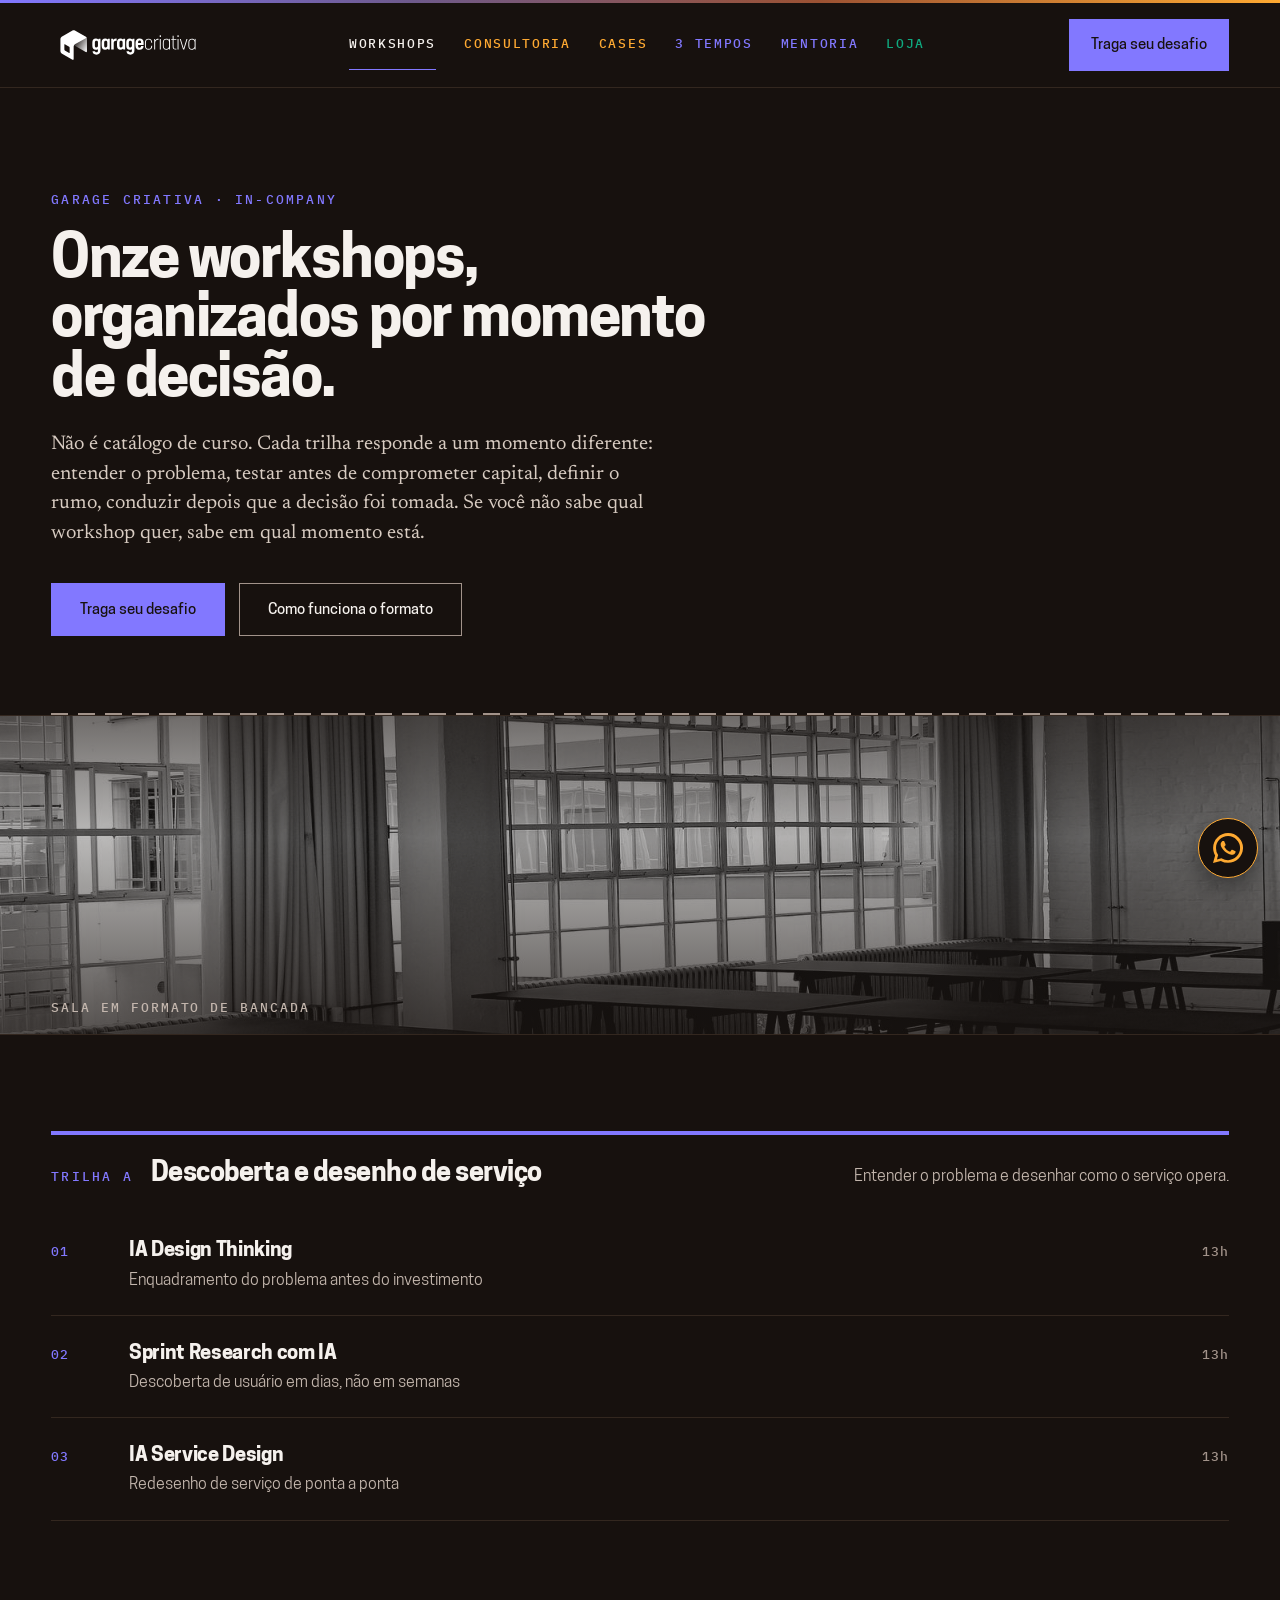
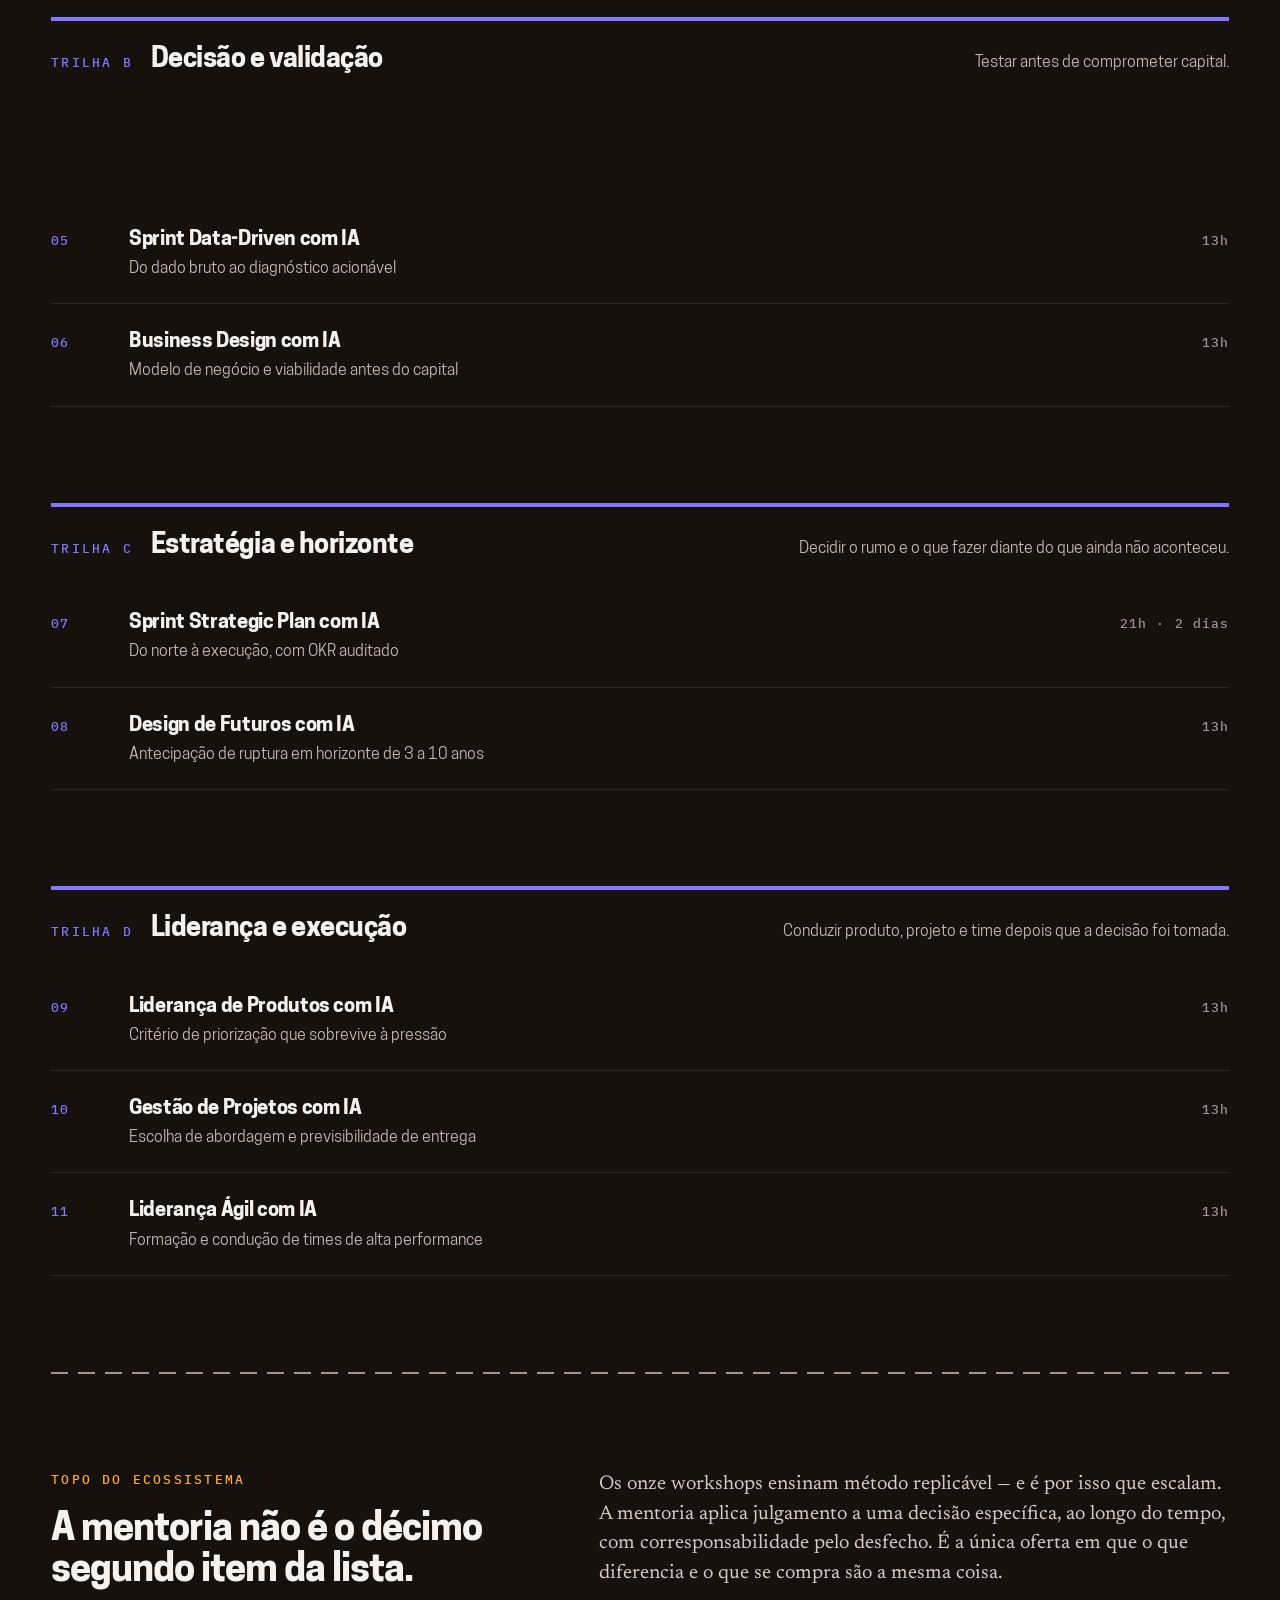
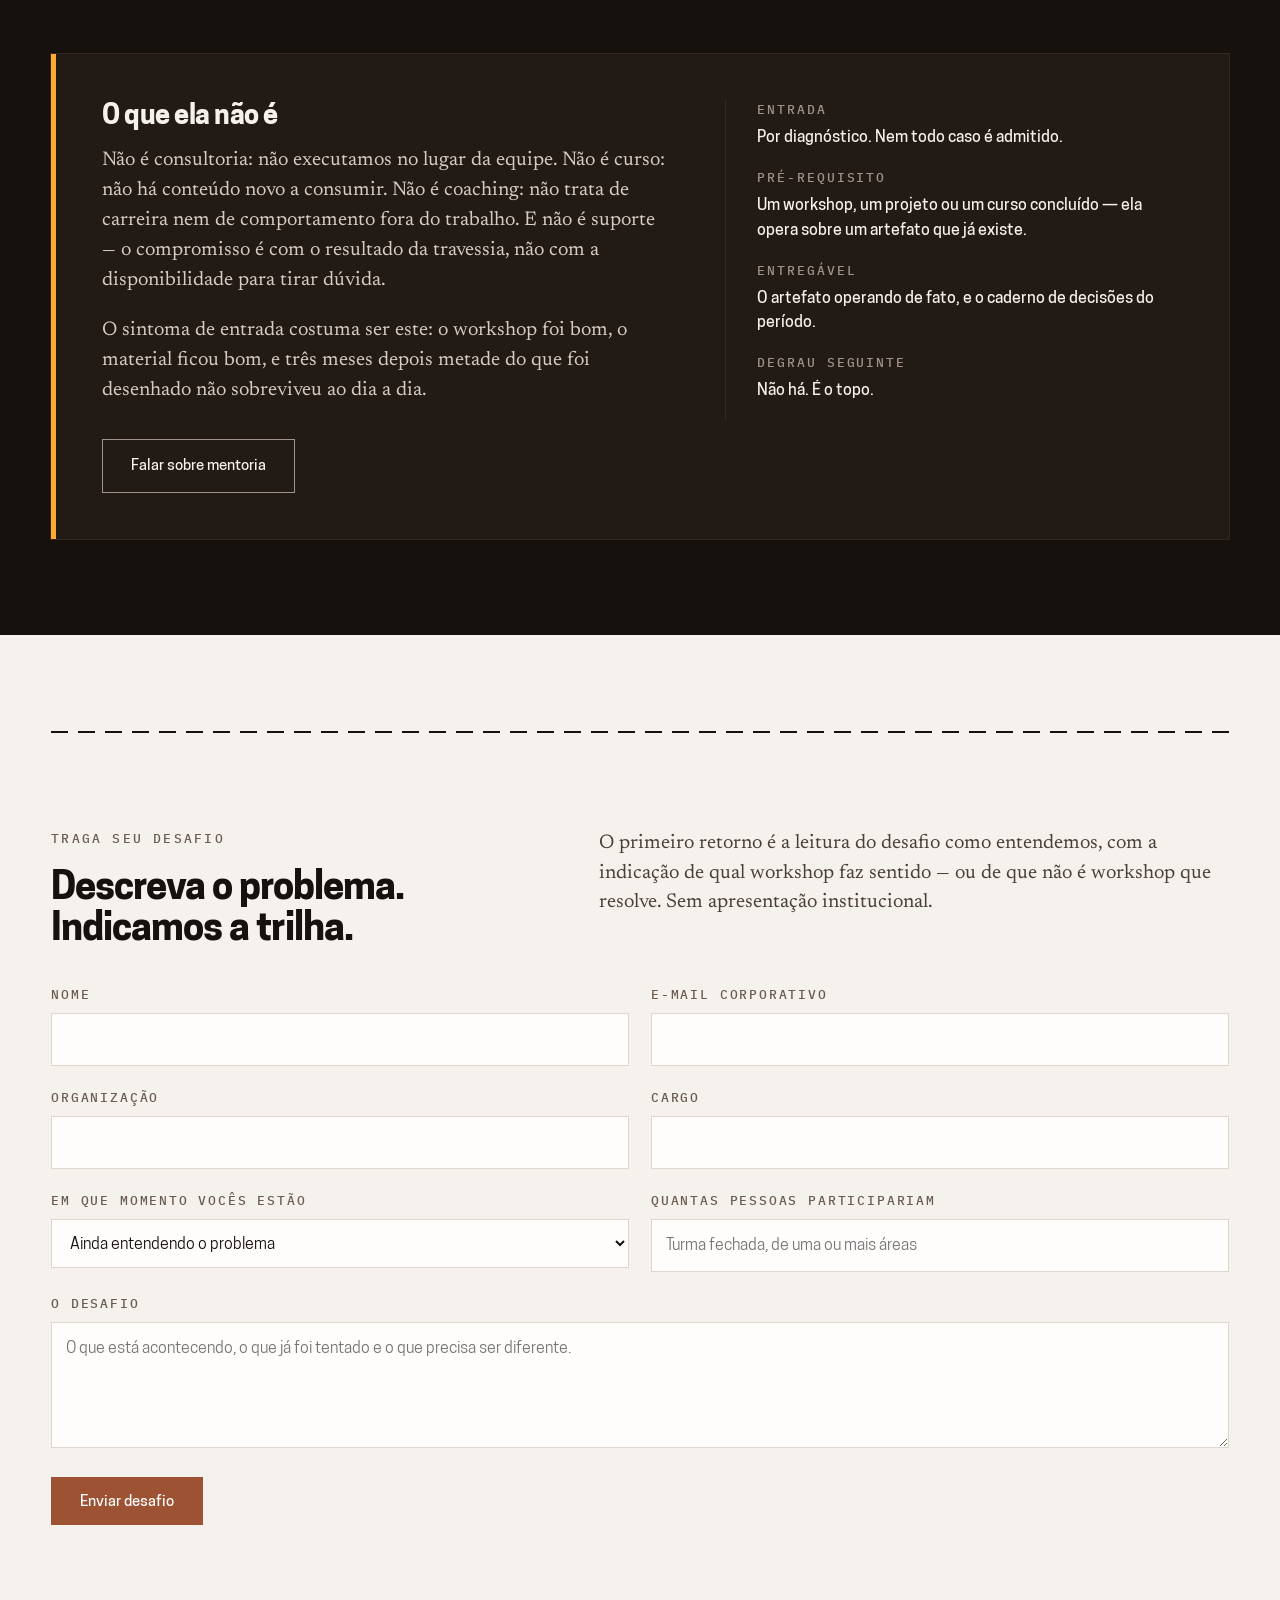
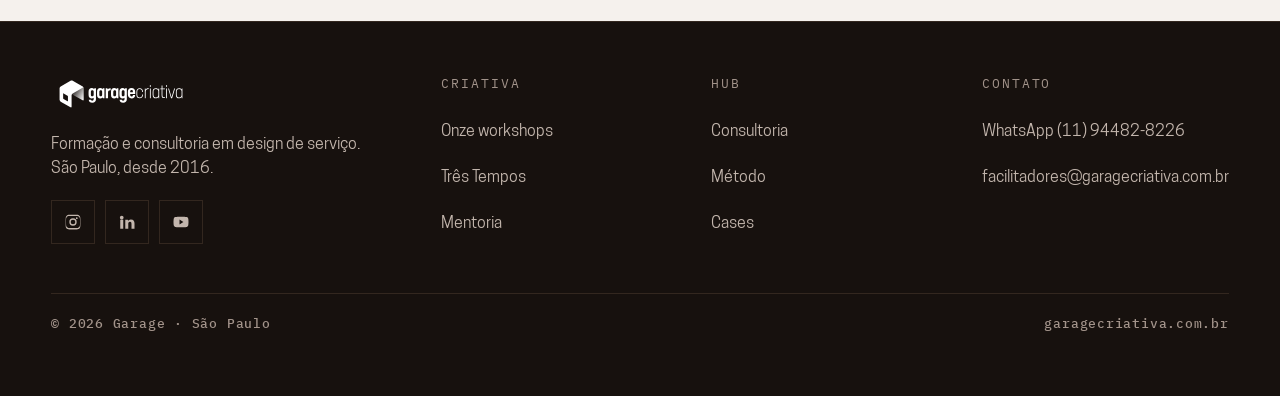
<file: workshops.html>
<!DOCTYPE html>
<html lang="pt-BR">
<head>
<meta charset="utf-8">
<meta name="viewport" content="width=device-width,initial-scale=1">
<title>Onze workshops in-company · Garage Criativa | São Paulo</title>
<meta name="description" content="Onze workshops in-company em quatro trilhas, no formato Três Tempos: design thinking, service design, design sprint, dados, business design, futuros, produto, projetos e liderança — com IA aplicada.">
<link rel="canonical" href="https://www.garagecriativa.com.br/workshops.html">
<link rel="icon" href="assets/favicon-32.png" sizes="32x32">
<link rel="icon" href="assets/favicon-512.png" sizes="512x512">
<link rel="apple-touch-icon" href="assets/favicon-180.png">
<meta property="og:title" content="Onze workshops in-company, em quatro trilhas">
<meta property="og:description" content="Onze workshops in-company em quatro trilhas, no formato Três Tempos: design thinking, service design, design sprint, dados, business design, futuros, produto, projetos e liderança — com IA aplicada.">
<meta property="og:type" content="website">
<meta property="og:url" content="https://www.garagecriativa.com.br/workshops.html">
<meta property="og:locale" content="pt_BR">
<meta property="og:site_name" content="Garage">
<meta property="og:image" content="https://www.garagecriativa.com.br/assets/og-garage.png">
<meta property="og:image:width" content="1200">
<meta property="og:image:height" content="630">
<meta name="twitter:card" content="summary_large_image">
<meta name="twitter:image" content="https://www.garagecriativa.com.br/assets/og-garage.png">
<meta name="theme-color" content="#17110E">
<link rel="preload" as="font" type="font/woff2" href="assets/fonts/cooper-hewitt-latin-700-normal.woff2" crossorigin>
<link rel="stylesheet" href="assets/garage.css">
<script type="application/ld+json">
{"@context":"https://schema.org","@type":"ItemList","name":"Workshops in-company Garage Criativa","numberOfItems":11,"itemListElement":[
{"@type":"ListItem","position":1,"item":{"@type":"Course","name":"IA Design Thinking","description":"Enquadramento do problema antes do investimento.","provider":{"@type":"Organization","name":"Garage Criativa"},"hasCourseInstance":{"@type":"CourseInstance","courseMode":"blended","courseWorkload":"PT13H"}}},
{"@type":"ListItem","position":2,"item":{"@type":"Course","name":"Sprint Research com IA","description":"Descoberta de usuario em dias, nao em semanas.","provider":{"@type":"Organization","name":"Garage Criativa"},"hasCourseInstance":{"@type":"CourseInstance","courseMode":"blended","courseWorkload":"PT13H"}}},
{"@type":"ListItem","position":3,"item":{"@type":"Course","name":"IA Service Design","description":"Redesenho de servico de ponta a ponta.","provider":{"@type":"Organization","name":"Garage Criativa"},"hasCourseInstance":{"@type":"CourseInstance","courseMode":"blended","courseWorkload":"PT13H"}}},
{"@type":"ListItem","position":4,"item":{"@type":"Course","name":"AI Design Sprint","description":"Decisao com evidencia sobre uma aposta grande.","provider":{"@type":"Organization","name":"Garage Criativa"},"hasCourseInstance":{"@type":"CourseInstance","courseMode":"blended","courseWorkload":"PT21H"}}},
{"@type":"ListItem","position":5,"item":{"@type":"Course","name":"Sprint Data-Driven com IA","description":"Do dado bruto ao diagnostico acionavel.","provider":{"@type":"Organization","name":"Garage Criativa"},"hasCourseInstance":{"@type":"CourseInstance","courseMode":"blended","courseWorkload":"PT13H"}}},
{"@type":"ListItem","position":6,"item":{"@type":"Course","name":"Business Design com IA","description":"Modelo de negocio e viabilidade antes do capital.","provider":{"@type":"Organization","name":"Garage Criativa"},"hasCourseInstance":{"@type":"CourseInstance","courseMode":"blended","courseWorkload":"PT13H"}}},
{"@type":"ListItem","position":7,"item":{"@type":"Course","name":"Sprint Strategic Plan com IA","description":"Do norte a execucao, com OKR auditado.","provider":{"@type":"Organization","name":"Garage Criativa"},"hasCourseInstance":{"@type":"CourseInstance","courseMode":"blended","courseWorkload":"PT21H"}}},
{"@type":"ListItem","position":8,"item":{"@type":"Course","name":"Design de Futuros com IA","description":"Antecipacao de ruptura em horizonte de 3 a 10 anos.","provider":{"@type":"Organization","name":"Garage Criativa"},"hasCourseInstance":{"@type":"CourseInstance","courseMode":"blended","courseWorkload":"PT13H"}}},
{"@type":"ListItem","position":9,"item":{"@type":"Course","name":"Lideranca de Produtos com IA","description":"Criterio de priorizacao que sobrevive a pressao.","provider":{"@type":"Organization","name":"Garage Criativa"},"hasCourseInstance":{"@type":"CourseInstance","courseMode":"blended","courseWorkload":"PT13H"}}},
{"@type":"ListItem","position":10,"item":{"@type":"Course","name":"Gestao de Projetos com IA","description":"Escolha de abordagem e previsibilidade de entrega.","provider":{"@type":"Organization","name":"Garage Criativa"},"hasCourseInstance":{"@type":"CourseInstance","courseMode":"blended","courseWorkload":"PT13H"}}},
{"@type":"ListItem","position":11,"item":{"@type":"Course","name":"Lideranca Agil com IA","description":"Formacao e conducao de times de alta performance.","provider":{"@type":"Organization","name":"Garage Criativa"},"hasCourseInstance":{"@type":"CourseInstance","courseMode":"blended","courseWorkload":"PT13H"}}}]}
</script>
</head>
<body data-brand="criativa">
<a class="skip" href="#main">Ir para o conteúdo</a>
<div class="dusk"></div>

<header class="nav">
  <div class="wrap nav__in">
    <a class="nav__logo" href="index.html" aria-label="Garage"><img src="assets/logo/gc-horizontal-negativo.svg" alt="Garage" width="158" height="44"></a>
    <nav aria-label="Principal">
      <ul class="nav__links">
        <li><a href="workshops.html" data-w="cri" aria-current="page">Workshops</a></li>
        <li><a href="hub.html" data-w="hub">Consultoria</a></li>
        <li><a href="cases.html" data-w="hub">Cases</a></li>
        <li><a href="index.html#formato" data-w="cri">3 Tempos</a></li>
        <li><a href="workshops.html#mentoria" data-w="cri">Mentoria</a></li>
        <li><a href="https://www.garagelab.com.br" data-w="lab">Loja</a></li>
      </ul>
    </nav>
    <a class="nav__cta" href="#contato">Traga seu desafio</a>
    <button class="nav__burger" type="button" aria-expanded="false"
            aria-controls="nav-panel" aria-label="Abrir menu"><span></span></button>
  </div>
  <div class="nav__panel" id="nav-panel">
    <ul>
      <li><a href="workshops.html" data-w="cri" aria-current="page">Workshops</a></li>
      <li><a href="hub.html" data-w="hub">Consultoria</a></li>
      <li><a href="cases.html" data-w="hub">Cases</a></li>
      <li><a href="index.html#formato" data-w="cri">3 Tempos</a></li>
      <li><a href="workshops.html#mentoria" data-w="cri">Mentoria</a></li>
      <li><a href="https://www.garagelab.com.br" data-w="lab">Loja</a></li>
    </ul>
    <a class="nav__panel-cta" href="#contato">Traga seu desafio</a>
  </div>
</header>

<main id="main">

  <section class="hero">
    <div class="wrap">
      <span class="lbl lbl--acc">Garage Criativa · in-company</span>
      <h1 class="d1">Onze workshops, organizados por momento de decisão.</h1>
      <p class="lede">Não é catálogo de curso. Cada trilha responde a um momento diferente: entender o problema, testar antes de comprometer capital, definir o rumo, conduzir depois que a decisão foi tomada. Se você não sabe qual workshop quer, sabe em qual momento está.</p>
      <div class="btnrow">
        <a class="btn" href="#contato">Traga seu desafio</a>
        <a class="btn btn--ghost" href="index.html#formato">Como funciona o formato</a>
      </div>
    </div>
  </section>

  <div class="wrap"><div class="visline" aria-hidden="true"></div></div>

  <div class="wrap">
      <div class="band band--mid" style="margin:0 calc(-1 * var(--gut)) clamp(40px,5vw,72px)">
        <img src="assets/img/workshops.jpg" alt="" width="1600" height="900" loading="lazy" decoding="async">
        <span class="band__tag">Sala em formato de bancada</span>
      </div>

      <section class="tblock">
        <div class="tblock__h t-cri">
          <span class="tblock__id">Trilha A</span>
          <h2 class="d3">Descoberta e desenho de serviço</h2>
          <p class="tblock__q">Entender o problema e desenhar como o serviço opera.</p>
        </div>
        
        <a class="wcard" href="#contato">
          <span class="wcard__n">01</span>
          <span><span class="wcard__t">IA Design Thinking</span><span class="wcard__d">Enquadramento do problema antes do investimento</span></span>
          <span class="wcard__h">13h</span>
        </a>
        <a class="wcard" href="#contato">
          <span class="wcard__n">02</span>
          <span><span class="wcard__t">Sprint Research com IA</span><span class="wcard__d">Descoberta de usuário em dias, não em semanas</span></span>
          <span class="wcard__h">13h</span>
        </a>
        <a class="wcard" href="#contato">
          <span class="wcard__n">03</span>
          <span><span class="wcard__t">IA Service Design</span><span class="wcard__d">Redesenho de serviço de ponta a ponta</span></span>
          <span class="wcard__h">13h</span>
        </a>
      </section>
      <section class="tblock">
        <div class="tblock__h t-b">
          <span class="tblock__id">Trilha B</span>
          <h2 class="d3">Decisão e validação</h2>
          <p class="tblock__q">Testar antes de comprometer capital.</p>
        </div>
        
        <a class="wcard" href="#contato">
          <span class="wcard__n">04</span>
          <span><span class="wcard__t">AI Design Sprint</span><span class="wcard__d">Decisão com evidência sobre uma aposta grande</span></span>
          <span class="wcard__h">21h · 2 dias</span>
        </a>
        <a class="wcard" href="#contato">
          <span class="wcard__n">05</span>
          <span><span class="wcard__t">Sprint Data-Driven com IA</span><span class="wcard__d">Do dado bruto ao diagnóstico acionável</span></span>
          <span class="wcard__h">13h</span>
        </a>
        <a class="wcard" href="#contato">
          <span class="wcard__n">06</span>
          <span><span class="wcard__t">Business Design com IA</span><span class="wcard__d">Modelo de negócio e viabilidade antes do capital</span></span>
          <span class="wcard__h">13h</span>
        </a>
      </section>
      <section class="tblock">
        <div class="tblock__h t-hub">
          <span class="tblock__id">Trilha C</span>
          <h2 class="d3">Estratégia e horizonte</h2>
          <p class="tblock__q">Decidir o rumo e o que fazer diante do que ainda não aconteceu.</p>
        </div>
        
        <a class="wcard" href="#contato">
          <span class="wcard__n">07</span>
          <span><span class="wcard__t">Sprint Strategic Plan com IA</span><span class="wcard__d">Do norte à execução, com OKR auditado</span></span>
          <span class="wcard__h">21h · 2 dias</span>
        </a>
        <a class="wcard" href="#contato">
          <span class="wcard__n">08</span>
          <span><span class="wcard__t">Design de Futuros com IA</span><span class="wcard__d">Antecipação de ruptura em horizonte de 3 a 10 anos</span></span>
          <span class="wcard__h">13h</span>
        </a>
      </section>
      <section class="tblock">
        <div class="tblock__h t-d">
          <span class="tblock__id">Trilha D</span>
          <h2 class="d3">Liderança e execução</h2>
          <p class="tblock__q">Conduzir produto, projeto e time depois que a decisão foi tomada.</p>
        </div>
        
        <a class="wcard" href="#contato">
          <span class="wcard__n">09</span>
          <span><span class="wcard__t">Liderança de Produtos com IA</span><span class="wcard__d">Critério de priorização que sobrevive à pressão</span></span>
          <span class="wcard__h">13h</span>
        </a>
        <a class="wcard" href="#contato">
          <span class="wcard__n">10</span>
          <span><span class="wcard__t">Gestão de Projetos com IA</span><span class="wcard__d">Escolha de abordagem e previsibilidade de entrega</span></span>
          <span class="wcard__h">13h</span>
        </a>
        <a class="wcard" href="#contato">
          <span class="wcard__n">11</span>
          <span><span class="wcard__t">Liderança Ágil com IA</span><span class="wcard__d">Formação e condução de times de alta performance</span></span>
          <span class="wcard__h">13h</span>
        </a>
      </section>
  </div>

  <div class="wrap" style="margin-top:var(--lane)"><div class="visline" aria-hidden="true"></div></div>

  <!-- MENTORIA -->
  <section class="lane" id="mentoria" data-brand="hub">
    <div class="wrap">
      <div class="head">
        <div>
          <span class="lbl lbl--acc">Topo do ecossistema</span>
          <h2 class="d2">A mentoria não é o décimo segundo item da lista.</h2>
        </div>
        <p class="lede">Os onze workshops ensinam método replicável — e é por isso que escalam. A mentoria aplica julgamento a uma decisão específica, ao longo do tempo, com corresponsabilidade pelo desfecho. É a única oferta em que o que diferencia e o que se compra são a mesma coisa.</p>
      </div>
      <div class="premium" style="margin-top:44px">
        <div>
          <h3 class="d3" style="margin-bottom:16px">O que ela não é</h3>
          <p class="lede">Não é consultoria: não executamos no lugar da equipe. Não é curso: não há conteúdo novo a consumir. Não é coaching: não trata de carreira nem de comportamento fora do trabalho. E não é suporte — o compromisso é com o resultado da travessia, não com a disponibilidade para tirar dúvida.</p>
          <p class="lede" style="margin-top:16px">O sintoma de entrada costuma ser este: o workshop foi bom, o material ficou bom, e três meses depois metade do que foi desenhado não sobreviveu ao dia a dia.</p>
          <div class="btnrow"><a class="btn btn--ghost" href="#contato">Falar sobre mentoria</a></div>
        </div>
        <div class="premium__side">
          <dl>
            <dt>Entrada</dt><dd>Por diagnóstico. Nem todo caso é admitido.</dd>
            <dt>Pré-requisito</dt><dd>Um workshop, um projeto ou um curso concluído — ela opera sobre um artefato que já existe.</dd>
            <dt>Entregável</dt><dd>O artefato operando de fato, e o caderno de decisões do período.</dd>
            <dt>Degrau seguinte</dt><dd>Não há. É o topo.</dd>
          </dl>
        </div>
      </div>
    </div>
  </section>

  <!-- CONTATO -->
  <section class="lane lane--paper" id="contato">
    <div class="wrap">
      <div class="visline visline--onPaper" aria-hidden="true" style="margin-bottom:var(--lane)"></div>
      <div class="head">
        <div>
          <span class="lbl">Traga seu desafio</span>
          <h2 class="d2">Descreva o problema. Indicamos a trilha.</h2>
        </div>
        <p class="lede">O primeiro retorno é a leitura do desafio como entendemos, com a indicação de qual workshop faz sentido — ou de que não é workshop que resolve. Sem apresentação institucional.</p>
      </div>
      <form class="form" data-mailto="facilitadores@garagecriativa.com.br" data-subject="Traga seu desafio · workshop in-company">
        <div class="field"><label for="n">Nome</label><input id="n" required name="nome" type="text" autocomplete="name" required></div>
        <div class="field"><label for="e">E-mail corporativo</label><input id="e" required name="email" type="email" autocomplete="email" required></div>
        <div class="field"><label for="o">Organização</label><input id="o" required name="empresa" type="text" autocomplete="organization"></div>
        <div class="field"><label for="c">Cargo</label><input id="c" name="cargo" type="text"></div>
        <div class="field">
          <label for="m">Em que momento vocês estão</label>
          <select id="m" name="momento">
            <option>Ainda entendendo o problema</option>
            <option>Precisamos testar antes de comprometer capital</option>
            <option>Precisamos definir o rumo</option>
            <option>Já decidimos — falta conduzir</option>
            <option>Não sei dizer</option>
          </select>
        </div>
        <div class="field"><label for="p">Quantas pessoas participariam</label><input id="p" name="pessoas" type="text" placeholder="Turma fechada, de uma ou mais áreas"></div>
        <div class="field full">
          <label for="d">O desafio</label>
          <textarea id="d" required name="desafio" placeholder="O que está acontecendo, o que já foi tentado e o que precisa ser diferente."></textarea>
        </div>
        <div class="full"><button class="btn" type="submit">Enviar desafio</button></div>
        <p class="ctx" data-form-note hidden style="margin-top:18px">Abrimos seu cliente de e-mail com o conteúdo preenchido. Se não abrir, escreva para <a href="mailto:facilitadores@garagecriativa.com.br" style="color:inherit">facilitadores@garagecriativa.com.br</a> ou chame no <a href="https://wa.me/5511944828226" style="color:inherit">WhatsApp</a>.</p>
      </form>
    </div>
  </section>

</main>
<footer class="foot">
  <div class="wrap">
    <div class="foot__grid">
      <div>
        <img src="assets/logo/gc-horizontal-negativo.svg" alt="Garage" width="180" height="40">
        <p style="color:#C3B6AD;font-weight:400;max-width:32ch;margin:0">Formação e consultoria em design de serviço. São Paulo, desde 2016.</p>
        <div class="foot__social">
        <a href="https://www.instagram.com/garagecriativa/" aria-label="Instagram" rel="noopener" target="_blank"><svg viewBox="0 0 24 24" aria-hidden="true"><path d="M12 2.2c3.2 0 3.6 0 4.9.07 1.2.05 1.8.25 2.2.42.6.22 1 .48 1.4.9.4.4.7.8.9 1.4.2.4.4 1 .4 2.2.1 1.3.1 1.7.1 4.9s0 3.6-.1 4.9c0 1.2-.2 1.8-.4 2.2a3.7 3.7 0 0 1-.9 1.4c-.4.4-.8.7-1.4.9-.4.2-1 .4-2.2.4-1.3.1-1.7.1-4.9.1s-3.6 0-4.9-.1c-1.2 0-1.8-.2-2.2-.4a3.7 3.7 0 0 1-1.4-.9 3.7 3.7 0 0 1-.9-1.4c-.2-.4-.4-1-.4-2.2C2.2 15.6 2.2 15.2 2.2 12s0-3.6.1-4.9c0-1.2.2-1.8.4-2.2.2-.6.5-1 .9-1.4.4-.4.8-.7 1.4-.9.4-.2 1-.4 2.2-.4C8.4 2.2 8.8 2.2 12 2.2Zm0 1.8c-3.1 0-3.5 0-4.8.07-1.1.05-1.7.24-2.1.4-.5.2-.9.44-1.2.78-.34.33-.57.7-.78 1.2-.16.4-.35 1-.4 2.1C2.7 9.8 2.7 10.2 2.7 12s0 2.2.07 3.5c.05 1.1.24 1.7.4 2.1.2.5.44.9.78 1.2.33.34.7.57 1.2.78.4.16 1 .35 2.1.4 1.3.07 1.7.07 4.8.07s3.5 0 4.8-.07c1.1-.05 1.7-.24 2.1-.4.5-.2.9-.44 1.2-.78.34-.33.57-.7.78-1.2.16-.4.35-1 .4-2.1.07-1.3.07-1.7.07-3.5s0-2.2-.07-3.5c-.05-1.1-.24-1.7-.4-2.1a3 3 0 0 0-.78-1.2 3 3 0 0 0-1.2-.78c-.4-.16-1-.35-2.1-.4C15.5 4 15.1 4 12 4Zm0 3.1a4.9 4.9 0 1 1 0 9.8 4.9 4.9 0 0 1 0-9.8Zm0 8a3.1 3.1 0 1 0 0-6.2 3.1 3.1 0 0 0 0 6.2Zm6.2-8.2a1.15 1.15 0 1 1-2.3 0 1.15 1.15 0 0 1 2.3 0Z"/></svg></a>
        <a href="https://www.linkedin.com/company/15260165/" aria-label="LinkedIn" rel="noopener" target="_blank"><svg viewBox="0 0 24 24" aria-hidden="true"><path d="M4.98 3.5a2.5 2.5 0 1 1 0 5 2.5 2.5 0 0 1 0-5ZM3 9h4v12H3V9Zm6.5 0h3.8v1.7h.05c.53-1 1.83-2.05 3.77-2.05C21 8.65 22 10.9 22 14.1V21h-4v-6.1c0-1.45-.03-3.3-2-3.3-2 0-2.3 1.57-2.3 3.2V21h-4V9Z"/></svg></a>
        <a href="https://www.youtube.com/c/GarageCriativa" aria-label="YouTube" rel="noopener" target="_blank"><svg viewBox="0 0 24 24" aria-hidden="true"><path d="M21.6 7.2a2.5 2.5 0 0 0-1.76-1.77C18.25 5 12 5 12 5s-6.25 0-7.84.43A2.5 2.5 0 0 0 2.4 7.2C2 8.8 2 12 2 12s0 3.2.4 4.8a2.5 2.5 0 0 0 1.76 1.77C5.75 19 12 19 12 19s6.25 0 7.84-.43a2.5 2.5 0 0 0 1.76-1.77C22 15.2 22 12 22 12s0-3.2-.4-4.8ZM10 15.2V8.8l5.2 3.2-5.2 3.2Z"/></svg></a>
        </div>
      </div>
      <div><h5>Criativa</h5><ul>
        <li><a href="workshops.html">Onze workshops</a></li>
        <li><a href="index.html#formato">Três Tempos</a></li>
        <li><a href="workshops.html#mentoria">Mentoria</a></li>
      </ul></div>
      <div><h5>Hub</h5><ul>
        <li><a href="hub.html">Consultoria</a></li>
        <li><a href="hub.html#metodo">Método</a></li>
        <li><a href="cases.html">Cases</a></li>
      </ul></div>
      <div><h5>Contato</h5><ul>
        <li><a href="https://wa.me/5511944828226" rel="noopener" target="_blank">WhatsApp (11) 94482-8226</a></li>
        <li><a href="mailto:facilitadores@garagecriativa.com.br">facilitadores@garagecriativa.com.br</a></li>
      </ul></div>
    </div>
    <div class="foot__legal"><span>© 2026 Garage · São Paulo</span><span>garagecriativa.com.br</span></div>
  </div>
</footer>
<a class="wa" href="https://wa.me/5511944828226" target="_blank" rel="noopener noreferrer" aria-label="Falar com a Garage no WhatsApp">
  <span class="wa__t">Falar no WhatsApp</span>
  <svg viewBox="0 0 24 24" aria-hidden="true"><path d="M17.47 14.38c-.3-.15-1.74-.86-2.01-.96-.27-.1-.47-.15-.66.15-.2.3-.76.96-.94 1.16-.17.2-.35.22-.64.08-.3-.15-1.25-.46-2.38-1.47-.88-.78-1.47-1.75-1.65-2.05-.17-.3-.02-.46.13-.6.14-.14.3-.35.45-.53.15-.18.2-.3.3-.5.1-.2.05-.38-.02-.53-.08-.15-.66-1.6-.9-2.19-.24-.57-.48-.5-.66-.5l-.56-.01c-.2 0-.51.07-.78.37-.27.3-1.02 1-1.02 2.43s1.05 2.82 1.2 3.02c.15.2 2.06 3.15 5 4.42.7.3 1.24.48 1.67.62.7.22 1.34.19 1.84.12.56-.09 1.74-.71 1.98-1.4.25-.69.25-1.28.17-1.4-.07-.13-.27-.2-.56-.35M12.05 21.7h-.02a9.6 9.6 0 0 1-4.9-1.34l-.35-.21-3.64.96.97-3.55-.23-.36a9.58 9.58 0 0 1-1.47-5.12c0-5.3 4.32-9.6 9.63-9.6a9.56 9.56 0 0 1 6.8 2.82 9.5 9.5 0 0 1 2.82 6.79c0 5.3-4.32 9.61-9.61 9.61M20.5 3.5A11.9 11.9 0 0 0 12.05.02C5.46.02.1 5.38.1 11.97c0 2.1.55 4.16 1.6 5.98L0 24l6.2-1.63a11.93 11.93 0 0 0 5.85 1.5h.01c6.58 0 11.94-5.36 11.95-11.95a11.87 11.87 0 0 0-3.5-8.42"/></svg>
</a>
<script src="assets/motion.js" defer></script>
</body>
</html>
</file>
<file: assets/garage.css>
/* ==========================================================
   GARAGE · Design System V1 — direção "Hora Azul"
   Escuro dominante. O claro é a mesa de leitura, não o chão.
   Assinatura: a linha de visibilidade do service blueprint.
   ========================================================== */

@font-face{font-family:"Cooper Hewitt";src:url("fonts/cooper-hewitt-latin-400-normal.woff2") format("woff2");font-weight:400;font-display:swap}
@font-face{font-family:"Cooper Hewitt";src:url("fonts/cooper-hewitt-latin-500-normal.woff2") format("woff2");font-weight:500;font-display:swap}
@font-face{font-family:"Cooper Hewitt";src:url("fonts/cooper-hewitt-latin-700-normal.woff2") format("woff2");font-weight:700;font-display:swap}
@font-face{font-family:"Newsreader";src:url("fonts/newsreader-latin-400-normal.woff2") format("woff2");font-weight:400;font-display:swap}
@font-face{font-family:"Newsreader";src:url("fonts/newsreader-latin-500-normal.woff2") format("woff2");font-weight:500;font-display:swap}
@font-face{font-family:"Plex Mono";src:url("fonts/ibm-plex-mono-latin-400-normal.woff2") format("woff2");font-weight:400;font-display:swap}
@font-face{font-family:"Plex Mono";src:url("fonts/ibm-plex-mono-latin-500-normal.woff2") format("woff2");font-weight:500;font-display:swap}

:root{
  /* chão escuro — carvão com tijolo dentro, não preto de SaaS */
  --char:#17110E;
  --char-up:#221A15;      /* superfície elevada */
  --char-line:#33271F;    /* fio sobre escuro */
  --dim:#A2938A;          /* texto secundário no escuro */
  --dimmer:#6E625B;

  /* matéria */
  --brick:#9C5233;
  --brick-lt:#C4785A;

  /* marca */
  --cri:#8278FF;
  --cri-deep:#6C60EE;     /* superfície: aceita texto branco (4.62) */
  --cri-lt:#B4AEFF;
  --hub:#FFAA32;
  --hub-deep:#9C5233;     /* superfície: aceita texto branco (5.72) */
  --hub-lt:#FFCC84;
  --lab:#0FA97F;         /* Garage Labs: verde da loja, aberto para fundo escuro */

  /* mesa de leitura */
  --paper:#F5F1ED;
  --paper-line:#DFD7CE;
  --ink:#17110E;
  --ink-2:#4A3F38;

  --accent:var(--hub);
  --sans:"Cooper Hewitt",system-ui,-apple-system,sans-serif;
  --serif:"Newsreader",Georgia,serif;
  --mono:"Plex Mono",ui-monospace,Menlo,monospace;

  --gut:clamp(20px,4vw,60px);
  --lane:clamp(58px,7.5vw,120px);
  --wide:1300px;
  --readgap:clamp(28px,5vw,76px);
}
[data-brand="criativa"]{--accent:var(--cri)}
[data-brand="hub"]{--accent:var(--hub)}

*,*::before,*::after{box-sizing:border-box}
html{-webkit-text-size-adjust:100%;scroll-behavior:smooth}
body{
  margin:0;background:var(--char);color:var(--paper);
  font-family:var(--sans);font-size:17.5px;line-height:1.55;
  font-weight:500;                 /* no escuro o corpo engorda — halação */
  -webkit-font-smoothing:antialiased;
}
img,svg{display:block;max-width:100%}
a{color:inherit}
.wrap{max-width:var(--wide);margin:0 auto;padding:0 var(--gut)}

/* ---------- rótulo utilitário: anotação de blueprint ---------- */
.lbl{font-family:var(--mono);font-weight:500;font-size:12.5px;letter-spacing:.17em;
  text-transform:uppercase;color:var(--dim);display:block;margin-bottom:16px}
.lbl--acc{color:var(--accent)}

/* ---------- escala ---------- */
h1,h2,h3,h4{margin:0;font-weight:700;letter-spacing:-.026em;line-height:1.03}
.d1{font-size:clamp(33px,4.6vw,58px)}
.d2{font-size:clamp(25px,3vw,39px);line-height:1.07}
.d3{font-size:clamp(20px,2.1vw,27px);line-height:1.14;letter-spacing:-.018em}
.lede{font-family:var(--serif);font-weight:400;font-size:clamp(17.5px,1.55vw,20.5px);
  line-height:1.5;color:#D8CCC2;letter-spacing:0}
p{margin:0 0 1.05em}

/* ---------- barra de crepúsculo: violeta → tijolo → âmbar ---------- */
.dusk{height:3px;background:linear-gradient(90deg,var(--cri) 0%,#6E5A8C 32%,var(--brick) 64%,var(--hub) 100%)}

/* ---------- linha de visibilidade ---------- */
.visline{position:relative;height:2px;margin:0}
.visline::before{content:"";position:absolute;inset:0;
  background-image:linear-gradient(90deg,var(--dim) 0 17px,transparent 17px 27px);
  background-size:27px 2px;background-repeat:repeat-x;transform-origin:left center}
.visline__tag{position:absolute;top:-9px;left:0;background:var(--char);padding-right:18px;
  font-family:var(--mono);font-weight:500;font-size:12.5px;letter-spacing:.17em;
  text-transform:uppercase;color:var(--paper)}
.visline__tag--end{left:auto;right:0;padding:0 0 0 18px;color:var(--dim)}
.visline--onPaper::before{background-image:linear-gradient(90deg,var(--ink) 0 17px,transparent 17px 27px)}
.visline--onPaper .visline__tag{background:var(--paper);color:var(--ink)}
/* animação da linha movida para o sistema de movimento (fim do arquivo) */

/* ---------- cabeçalho ---------- */
.nav{position:sticky;top:0;z-index:50;background:var(--char);border-bottom:1px solid var(--char-line)}
.nav__in{display:flex;align-items:center;justify-content:space-between;gap:26px;height:84px}
.nav__logo img{height:44px;width:auto}
.nav__links{display:flex;gap:28px;list-style:none;margin:0;padding:0}
.nav__links a{font-family:var(--mono);font-weight:500;font-size:12px;letter-spacing:.13em;
  text-transform:uppercase;color:var(--dim);text-decoration:none;padding:5px 0;border-bottom:1px solid transparent}
.nav__links a:hover,.nav__links a[aria-current="page"]{color:var(--paper);border-bottom-color:var(--accent)}
.nav__cta{font-size:14px;font-weight:500;text-decoration:none;background:var(--accent);
  color:var(--char);padding:11px 20px;white-space:nowrap}
.nav__cta:hover{background:var(--paper)}
@media(max-width:900px){.nav__links{display:none}}

/* ---------- faixas ---------- */
.lane{padding:var(--lane) 0}
.lane--paper{background:var(--paper);color:var(--ink)}
.lane--paper .lede{color:var(--ink-2)}
.lane--paper .lbl{color:#6B5C51}
.lane--brick{background:var(--brick);color:#FFF3EC}
.head{display:grid;grid-template-columns:minmax(0,1fr) minmax(0,1.3fr);gap:clamp(24px,5vw,80px);align-items:start}
@media(max-width:880px){.head{grid-template-columns:1fr}}

/* ---------- hero ---------- */
.hero{padding:clamp(58px,8vw,110px) 0 clamp(44px,6vw,78px)}
.hero .d1{max-width:20ch}
.hero .lede{max-width:56ch;margin-top:24px}
.ctx{margin-top:40px;padding-top:18px;border-top:1px solid var(--char-line);
  font-family:var(--mono);font-weight:400;font-size:14px;letter-spacing:.03em;color:var(--dim);line-height:2}
.ctx b{color:var(--paper);font-weight:500}
.ctx span{white-space:nowrap}
.ctx{overflow-wrap:break-word}

/* ---------- bloco chapado: a cor ocupa superfície ---------- */
.slab{display:grid;grid-template-columns:minmax(0,1.5fr) minmax(0,1fr);min-height:300px;margin-top:var(--lane)}
@media(max-width:880px){.slab{grid-template-columns:1fr}}
.slab__l{padding:clamp(34px,4vw,58px) clamp(28px,3.4vw,52px)}
.slab__r{padding:clamp(32px,3.6vw,50px) clamp(26px,3vw,44px);display:flex;flex-direction:column;justify-content:space-between;gap:26px}
.slab--cri .slab__l{background:var(--char-up)}
.slab--cri .slab__r{background:var(--cri-deep);color:#FFFFFF}
.slab--hub .slab__l{background:var(--char-up)}
.slab--hub .slab__r{background:var(--hub-deep);color:#FFFFFF}
.slab__r ul{list-style:none;margin:20px 0 0;padding:0}
.slab__r li{font-family:var(--sans);font-weight:500;font-size:16px;letter-spacing:-.005em;
  text-transform:none;padding:13px 0;border-top:1px solid rgba(255,255,255,.26);color:#fff}
.slab__r li b{font-weight:700}
.slab__r li i{font-style:normal;font-family:var(--mono);font-size:11.5px;letter-spacing:.1em;
  text-transform:uppercase;color:rgba(255,255,255,.72);display:block;margin-top:3px}
.slab__r .q{font-size:27px;font-weight:700;letter-spacing:-.025em;line-height:1.13;color:#fff}
.slab__go{font-family:var(--mono);font-weight:500;font-size:13.5px;letter-spacing:.1em;text-transform:uppercase;
  text-decoration:none;border-bottom:2px solid currentColor;padding-bottom:4px;align-self:flex-start;color:#fff}

/* ---------- lista de cases ---------- */
.cases{border-top:1px solid var(--dim);margin-top:44px}
.case{display:grid;grid-template-columns:84px minmax(0,1.05fr) minmax(0,1.25fr) 108px;
  gap:24px;align-items:baseline;padding:26px 0;border-bottom:1px solid var(--char-line);text-decoration:none}
.case:hover{background:var(--char-up)}
.case__yr{font-family:var(--mono);font-weight:500;font-size:14px;color:var(--dim);letter-spacing:.05em}
.case__cli{font-size:19.5px;font-weight:700;letter-spacing:-.02em}
.case__what{font-size:16px;color:#C3B6AD;font-weight:400}
.case__go{font-family:var(--mono);font-weight:500;font-size:12px;letter-spacing:.11em;text-transform:uppercase;text-align:right;color:var(--hub)}
@media(max-width:860px){.case{grid-template-columns:1fr;gap:5px}.case__go{text-align:left;margin-top:6px}}

/* ---------- portas ---------- */
.doors{display:grid;grid-template-columns:repeat(auto-fit,minmax(300px,1fr));gap:2px;margin-top:42px}
/* na faixa clara os cartões são claros — nunca herdam tinta escura sobre fundo escuro */
.door{background:#FFFDFB;outline:1px solid var(--paper-line);padding:32px 30px 34px;
  display:flex;flex-direction:column;text-decoration:none;border-top:4px solid var(--accent);color:var(--ink)}
.door:hover{background:#FFF;outline-color:var(--ink)}
.door h3{font-size:21px;letter-spacing:-.018em;line-height:1.2;margin-bottom:13px;color:var(--ink)}
.door p{font-size:16px;color:var(--ink-2);font-weight:400;line-height:1.55;margin:0}
.door__go{margin-top:auto;padding-top:24px;font-family:var(--mono);font-weight:500;font-size:12px;
  letter-spacing:.13em;text-transform:uppercase;color:var(--brick)}
.door--cri{border-top-color:var(--cri)}
.door--brick{border-top-color:var(--brick-lt)}
.door--hub{border-top-color:var(--hub)}

/* ---------- painel de prova ---------- */
.proof{display:grid;grid-template-columns:1fr 2.15fr 1fr;margin-top:46px;
  border-top:1px solid var(--char-line);border-bottom:1px solid var(--char-line)}
.proof__i{padding:28px 26px 30px}
.proof__i+.proof__i{border-left:1px solid var(--char-line)}
.proof__n{display:block;font-size:clamp(34px,3.6vw,52px);font-weight:700;line-height:.88;letter-spacing:-.042em}
.proof__l{display:block;margin-top:13px;color:var(--dim);font-family:var(--mono);font-weight:500;
  font-size:12.5px;text-transform:uppercase;letter-spacing:.14em;line-height:1.6}
.proof__tags{display:flex;flex-wrap:wrap;gap:9px 0;margin-top:18px;border-top:1px solid var(--char-line);padding-top:16px}
.proof__tags span{font-size:15.5px;font-weight:500;color:#D6C9BF;padding-right:16px;margin-right:16px;
  border-right:1px solid var(--char-line);line-height:1.35}
.proof__tags span:last-child{border-right:none;margin-right:0;padding-right:0}
.lane--paper .proof,.lane--paper .proof__i+.proof__i{border-color:var(--paper-line)}
@media(max-width:760px){
  .proof{grid-template-columns:1fr 1fr}
  .proof__i:nth-child(2){grid-column:1/-1;grid-row:2;border-left:none;border-top:1px solid var(--char-line)}
  .proof__i:nth-child(3){border-left:1px solid var(--char-line)}
}

/* ---------- trilhas ---------- */
.trilhas{display:grid;grid-template-columns:repeat(auto-fit,minmax(258px,1fr));gap:2px;margin-top:44px}
.trilha{background:var(--char-up);outline:1px solid var(--char-line);padding:28px 26px 30px;border-top:4px solid var(--accent)}
.trilha__id{font-family:var(--mono);font-weight:500;font-size:12.5px;letter-spacing:.16em;color:var(--accent);display:block;margin-bottom:14px}
.trilha h3{font-size:19.5px;letter-spacing:-.018em;line-height:1.2;margin-bottom:10px}
.trilha__q{font-size:15.5px;color:#C3B6AD;font-weight:400;line-height:1.5;margin-bottom:20px}
.trilha ol{list-style:none;margin:0;padding:0;border-top:1px solid var(--char-line)}
.trilha li{padding:11px 0;border-bottom:1px solid var(--char-line);font-size:15.5px;font-weight:500}
.trilha li:last-child{border-bottom:none}
.trilha li span{font-family:var(--mono);font-size:11.5px;color:var(--dim);letter-spacing:.08em;margin-right:9px}
.wcard{display:grid;grid-template-columns:56px minmax(0,1fr) 128px;gap:22px;align-items:baseline;
  padding:24px 0;border-bottom:1px solid var(--char-line);text-decoration:none}
.wcard:hover{background:var(--char-up)}
.wcard__n{font-family:var(--mono);font-weight:500;font-size:14px;color:var(--accent);letter-spacing:.06em}
.wcard__t{display:block;font-size:19.5px;font-weight:700;letter-spacing:-.018em;line-height:1.24}
.wcard__d{display:block;font-size:15.5px;color:#C3B6AD;font-weight:400;margin-top:6px;line-height:1.5}
.wcard__h{font-family:var(--mono);font-size:12.5px;color:var(--dim);letter-spacing:.08em;text-align:right}
@media(max-width:820px){.wcard{grid-template-columns:1fr;gap:4px}.wcard__h{text-align:left;margin-top:8px}}
.tblock{margin-top:var(--lane)}
.tblock__h{display:flex;align-items:baseline;gap:18px;flex-wrap:wrap;
  border-top:4px solid var(--accent);padding-top:22px;margin-bottom:8px}
.tblock__id{font-family:var(--mono);font-weight:500;font-size:13px;letter-spacing:.17em;
  text-transform:uppercase;color:var(--accent)}
.tblock__q{font-size:16px;color:#C3B6AD;font-weight:400;margin-left:auto;max-width:46ch}
@media(max-width:820px){.tblock__q{margin-left:0}}
.t-a{border-top-color:var(--cri)} .t-b{border-top-color:var(--brick-lt)}
.t-c{border-top-color:var(--hub)} .t-d{border-top-color:#D8CCC2}

/* ---------- formato: os três tempos ---------- */
.tempos{display:grid;grid-template-columns:repeat(auto-fit,minmax(230px,1fr));gap:2px;margin-top:40px}
.tempo{background:var(--char-up);outline:1px solid var(--char-line);padding:26px 24px 30px}
.tempo__t{font-family:var(--mono);font-weight:500;font-size:12.5px;letter-spacing:.15em;text-transform:uppercase;color:var(--hub);display:block;margin-bottom:15px}
.tempo h4{font-size:18px;margin-bottom:9px;letter-spacing:-.015em}
.tempo p{font-size:15px;color:#C3B6AD;font-weight:400;line-height:1.52;margin:0}
.tempo--mid{background:#2A211B;outline-color:#3E3128}

/* ---------- destaque premium ---------- */
.premium{background:var(--char-up);outline:1px solid var(--char-line);border-left:5px solid var(--hub);
  padding:clamp(30px,3.6vw,50px);margin-top:var(--lane);display:grid;
  grid-template-columns:minmax(0,1.25fr) minmax(0,1fr);gap:clamp(26px,4vw,60px);align-items:start}
@media(max-width:880px){.premium{grid-template-columns:1fr}}
.premium__side{border-left:1px solid var(--char-line);padding-left:clamp(20px,2.4vw,34px)}
@media(max-width:880px){.premium__side{border-left:none;padding-left:0;border-top:1px solid var(--char-line);padding-top:26px}}
.premium__side dl{margin:0}
.premium__side dt{font-family:var(--mono);font-size:11.5px;letter-spacing:.15em;text-transform:uppercase;color:var(--dim);margin-bottom:5px}
.premium__side dd{margin:0 0 18px;font-size:16px;font-weight:500}

/* ---------- hero com imagem ---------- */
.hero--img{position:relative;overflow:hidden}
.hero--img .shot{position:absolute;inset:0;background:url("img/hero-oficina.jpg") center/cover no-repeat;opacity:.34}
.hero--img::after{content:"";position:absolute;inset:0;
  background:linear-gradient(90deg,var(--char) 0%,rgba(23,17,14,.94) 44%,rgba(23,17,14,.60) 100%)}
.hero--img .wrap{position:relative;z-index:2}

/* ---------- método ---------- */
.steps{display:grid;grid-template-columns:repeat(auto-fit,minmax(172px,1fr));gap:1px;
  border-top:3px solid var(--accent);margin-top:40px}
.step{background:var(--char-up);outline:1px solid var(--char-line);padding:24px 20px 28px}
.step__n{font-family:var(--mono);font-weight:500;font-size:12.5px;letter-spacing:.12em;color:var(--accent);display:block;margin-bottom:14px}
.step h4{font-size:16.5px;margin-bottom:8px;letter-spacing:-.012em}
.step p{font-size:15px;color:#C3B6AD;font-weight:400;line-height:1.5;margin:0}

/* ---------- botões ---------- */
.btn{display:inline-block;text-decoration:none;font-size:15px;font-weight:500;padding:14px 28px;
  border:1px solid var(--accent);background:var(--accent);color:var(--char);cursor:pointer;font-family:inherit}
.btn:hover{background:transparent;color:var(--accent)}
.btn--ghost{background:transparent;color:var(--paper);border-color:var(--dim)}
.btn--ghost:hover{background:var(--paper);color:var(--char);border-color:var(--paper)}
.btnrow{display:flex;gap:14px;flex-wrap:wrap;margin-top:34px}
.lane--paper .btn--ghost{color:var(--ink);border-color:var(--ink)}
.lane--paper .btn--ghost:hover{background:var(--ink);color:var(--paper)}

/* ---------- corpo de leitura (superfície clara) ---------- */
.read{display:grid;grid-template-columns:210px minmax(0,1fr);gap:var(--readgap);align-items:start}
@media(max-width:900px){.read{grid-template-columns:1fr}}
.meta{list-style:none;margin:0;padding:0;position:sticky;top:100px}
.meta li{padding:13px 0;border-bottom:1px solid var(--paper-line)}
.meta .k{font-family:var(--mono);font-weight:500;font-size:11.5px;letter-spacing:.14em;text-transform:uppercase;
  color:#6B5C51;display:block;margin-bottom:5px}
.meta .v{font-size:15.5px;color:var(--ink)}
@media(max-width:900px){.meta{position:static}}
.prose{font-family:var(--serif);font-weight:400;font-size:18px;line-height:1.62;color:#2E2721;max-width:none}
.prose>p,.prose>ul,.prose>h2,.prose>.pull{max-width:68ch}
.prose h2{font-family:var(--sans);font-weight:700;font-size:22px;letter-spacing:-.018em;margin:46px 0 14px;color:var(--ink)}
.prose h2:first-child{margin-top:0}
.prose ul{margin:0 0 1.1em;padding-left:22px}
.prose li{margin-bottom:8px}
.prose .small{font-size:14.5px;color:#6E625B;font-family:var(--sans);font-weight:400}
.pull{border-left:3px solid var(--brick);padding:6px 0 6px 24px;margin:38px 0;
  font-family:var(--sans);font-weight:500;font-size:20px;line-height:1.38;letter-spacing:-.014em;color:var(--ink)}

/* ---------- rodapé ---------- */
.foot{border-top:1px solid var(--char-line);padding:52px 0 62px;font-size:15.5px;background:var(--char);color:var(--paper)}
.foot__grid{display:grid;grid-template-columns:1.5fr 1fr 1fr 1fr;gap:32px}
@media(max-width:840px){.foot__grid{grid-template-columns:1fr 1fr}}
.foot h5{font-family:var(--mono);font-size:12.5px;letter-spacing:.15em;text-transform:uppercase;
  color:var(--dim);margin:0 0 15px;font-weight:400}
.foot ul{list-style:none;margin:0;padding:0}
.foot li{margin-bottom:10px}
.foot a{text-decoration:none;color:#C3B6AD;font-weight:400}
.foot a:hover{color:var(--paper)}
.foot img{height:40px;width:auto;margin-bottom:18px}
.foot__legal{margin-top:46px;padding-top:20px;border-top:1px solid var(--char-line);
  color:var(--dim);font-family:var(--mono);font-size:12.5px;letter-spacing:.06em;
  display:flex;justify-content:space-between;gap:16px;flex-wrap:wrap}

:focus-visible{outline:2px solid var(--accent);outline-offset:3px}
.skip{position:absolute;left:-9999px}
.skip:focus{left:14px;top:14px;background:var(--accent);color:var(--char);padding:15px 20px;min-height:44px;display:inline-flex;align-items:center;z-index:99}

/* ---------- formulário ---------- */
.form{display:grid;grid-template-columns:1fr 1fr;gap:22px;margin-top:38px}
.form .full{grid-column:1/-1}
@media(max-width:700px){.form{grid-template-columns:1fr}}
.field label{font-family:var(--mono);font-weight:500;font-size:11.5px;letter-spacing:.14em;
  text-transform:uppercase;color:#6B5C51;display:block;margin-bottom:8px}
.field input,.field select,.field textarea{width:100%;font:inherit;font-weight:400;font-size:16px;
  padding:13px 14px;border:1px solid var(--paper-line);background:#FFFDFB;color:var(--ink);border-radius:0}
.field textarea{min-height:126px;resize:vertical}
.field input:focus,.field select:focus,.field textarea:focus{outline:2px solid var(--brick);outline-offset:1px;border-color:var(--ink)}
.lane--paper .btn{border-color:var(--brick);background:var(--brick);color:#fff}
.lane--paper .btn:hover{background:transparent;color:var(--brick)}

/* ==========================================================
   V4 · SISTEMA DE MOVIMENTO
   Princípio: o movimento revela estrutura, nunca decora.
   Vocabulário: traço, preenchimento de raia, contagem.
   Proibido: escala, rotação, quique, paralaxe, flutuação.
   ========================================================== */
:root{
  --mo-in:520ms;          /* entrada */
  --mo-ui:180ms;          /* resposta de interface */
  --mo-line:900ms;        /* traço de linha */
  --mo-ease:cubic-bezier(.2,.7,.2,1);
  --mo-shift:14px;        /* deslocamento único: de baixo para cima */
  --mo-step:65ms;         /* escalonamento entre irmãos */
}

/* estado base: só existe quando o JS confirma suporte a movimento */
.mo [data-mo]{opacity:0;transform:translateY(var(--mo-shift));
  transition:opacity var(--mo-in) var(--mo-ease),transform var(--mo-in) var(--mo-ease);
  transition-delay:var(--mo-d,0ms)}
.mo [data-mo].is-in{opacity:1;transform:none}

/* traço: linha de visibilidade e réguas de seção */
.visline::before{transform:scaleX(1)}
.mo .visline::before{transform:scaleX(0);transition:transform var(--mo-line) var(--mo-ease);transition-delay:var(--mo-d,0ms)}
.mo .visline.is-in::before{transform:scaleX(1)}

/* barra de crepúsculo: a assinatura entrando */
.mo .dusk{transform:scaleX(0);transform-origin:left center;
  animation:mo-dusk var(--mo-line) var(--mo-ease) 120ms forwards}
@keyframes mo-dusk{to{transform:scaleX(1)}}

/* preenchimento de raia: o painel colorido dos blocos chapados */
.mo .slab__r{position:relative;overflow:hidden}
.mo .slab__r::before{content:"";position:absolute;inset:0;background:inherit;
  transform:scaleX(0);transform-origin:left center;
  transition:transform 620ms var(--mo-ease)}
.mo .slab__r>*{position:relative;z-index:2}
.mo .slab.is-in .slab__r::before{transform:scaleX(1)}

/* régua superior das etapas do método e das trilhas */
.mo .steps,.mo .tblock__h{position:relative}
.mo .steps::after,.mo .tblock__h::after{content:"";position:absolute;left:0;right:0;top:-3px;height:3px;
  background:var(--accent);transform:scaleX(0);transform-origin:left center;
  transition:transform 700ms var(--mo-ease)}
.mo .tblock__h::after{top:-4px;height:4px}
.mo .steps.is-in::after,.mo .tblock__h.is-in::after{transform:scaleX(1)}

/* contagem numérica */
.proof__n{font-variant-numeric:tabular-nums}

/* --- resposta de interface (hover / foco) --- */
.wcard{transition:background var(--mo-ui) var(--mo-ease),padding-left var(--mo-ui) var(--mo-ease)}
.wcard:hover,.wcard:focus-visible{padding-left:5px}
.wcard__n,.wcard__h{transition:color var(--mo-ui) var(--mo-ease)}
.wcard:hover .wcard__h{color:var(--paper)}

.case{position:relative;transition:background var(--mo-ui) var(--mo-ease),padding-left var(--mo-ui) var(--mo-ease)}
.case::after{content:"";position:absolute;left:0;bottom:-1px;height:1px;width:100%;background:var(--accent);
  transform:scaleX(0);transform-origin:left center;transition:transform 340ms var(--mo-ease)}
.case:hover::after,.case:focus-visible::after{transform:scaleX(1)}
.case:hover{padding-left:5px}
.case__go{transition:transform var(--mo-ui) var(--mo-ease);display:inline-block}
.case:hover .case__go{transform:translateX(5px)}

.door{transition:background var(--mo-ui) var(--mo-ease),outline-color var(--mo-ui) var(--mo-ease),
  transform var(--mo-ui) var(--mo-ease)}
.door:hover{transform:translateY(-3px)}
.door__go{transition:transform var(--mo-ui) var(--mo-ease);display:inline-block}
.door:hover .door__go{transform:translateX(5px)}

.btn,.nav__cta{transition:background var(--mo-ui) var(--mo-ease),color var(--mo-ui) var(--mo-ease),
  border-color var(--mo-ui) var(--mo-ease)}
.slab__go{transition:transform var(--mo-ui) var(--mo-ease);display:inline-block}
.slab__go:hover{transform:translateX(5px)}
.tempo{transition:background var(--mo-ui) var(--mo-ease)}
.tempo:hover{background:#2A211B}
.step{transition:background var(--mo-ui) var(--mo-ease)}
.step:hover{background:#261E19}

/* cabeçalho que responde à rolagem */
.nav{transition:height var(--mo-ui) var(--mo-ease),box-shadow var(--mo-ui) var(--mo-ease)}
.nav__in{transition:height 240ms var(--mo-ease)}
.nav.is-stuck .nav__in{height:64px}
.nav.is-stuck{box-shadow:0 1px 0 var(--char-line),0 10px 30px rgba(0,0,0,.35)}
.nav__logo img{transition:height 240ms var(--mo-ease)}
.nav.is-stuck .nav__logo img{height:36px}

/* respeito irrestrito à preferência do sistema */
@media(prefers-reduced-motion:reduce){
  .mo [data-mo],.mo [data-mo].is-in{opacity:1;transform:none;transition:none}
  .mo .visline::before,.mo .slab__r::before,.mo .steps::after,.mo .tblock__h::after{transform:scaleX(1);transition:none}
  .mo .dusk{transform:scaleX(1);animation:none}
  .nav__in,.nav__logo img,.wcard,.case,.door,.btn{transition:none}
  html{scroll-behavior:auto}
}

/* ==========================================================
   V4 · NAVEGAÇÃO EM CELULAR
   ========================================================== */
.nav__burger{display:none;width:48px;height:48px;align-items:center;justify-content:center;
  background:none;border:1px solid var(--char-line);color:var(--paper);cursor:pointer;padding:0}
.nav__burger span{display:block;width:20px;height:2px;background:currentColor;position:relative;
  transition:background 120ms linear}
.nav__burger span::before,.nav__burger span::after{content:"";position:absolute;left:0;width:20px;height:2px;
  background:currentColor;transition:transform var(--mo-ui) var(--mo-ease),top var(--mo-ui) var(--mo-ease)}
.nav__burger span::before{top:-6px}
.nav__burger span::after{top:6px}
.nav__burger[aria-expanded="true"] span{background:transparent}
.nav__burger[aria-expanded="true"] span::before{top:0;transform:rotate(45deg)}
.nav__burger[aria-expanded="true"] span::after{top:0;transform:rotate(-45deg)}

@media(max-width:900px){
  .nav__burger{display:flex}
  .nav__cta{display:none}
  .nav__panel{position:fixed;inset:64px 0 auto 0;background:var(--char);
    border-bottom:1px solid var(--char-line);z-index:60;
    max-height:0;overflow:hidden;transition:max-height 280ms var(--mo-ease)}
  .nav__panel.is-open{max-height:calc(100vh - 64px);overflow:auto}
  .nav__panel ul{list-style:none;margin:0;padding:8px var(--gut) 22px}
  .nav__panel li{border-bottom:1px solid var(--char-line)}
  .nav__panel a{display:block;padding:18px 0;text-decoration:none;color:var(--paper);
    font-size:18px;font-weight:500;min-height:48px}
  .nav__panel a[aria-current="page"]{color:var(--hub)}
  .nav__panel .nav__panel-cta{display:block;margin:22px var(--gut) 0;padding:16px 20px;
    background:var(--accent);color:var(--char);text-align:center;text-decoration:none;
    font-weight:500;font-size:16px;border-bottom:none}
  body.is-locked{overflow:hidden}
}
@media(min-width:901px){.nav__panel{display:none}}

/* ==========================================================
   V4 · ALVOS DE TOQUE E PISO TIPOGRÁFICO
   ========================================================== */
.nav__links a{padding:14px 0;min-height:44px;display:inline-flex;align-items:center}
.nav__cta{padding:14px 22px;min-height:44px;display:inline-flex;align-items:center;font-size:15px}
.foot li{margin-bottom:2px}
.foot li a{display:inline-flex;align-items:center;min-height:44px;font-size:16px}
.lbl{font-size:13px}
.visline__tag{font-size:13px}
.proof__l{font-size:13px}
.meta .k,.field label,.premium__side dt,.slab__r li i{font-size:13px}
.case__go,.door__go,.foot__legal{font-size:13px}
.trilha li span,.wcard__h{font-size:13px}
@media(max-width:520px){.visline__tag--end{display:none}}
@media(max-width:600px){
  .proof{grid-template-columns:1fr}
  .proof__i+.proof__i{border-left:none;border-top:1px solid var(--char-line)}
  .proof__i:nth-child(2),.proof__i:nth-child(3){grid-column:auto;grid-row:auto;border-left:none;
    border-top:1px solid var(--char-line)}
}

/* ==========================================================
   V4 · BLOCO DE CONTATO
   ========================================================== */
.contato{background:var(--char-up);outline:1px solid var(--char-line);
  border-left:5px solid var(--accent);padding:clamp(30px,3.6vw,50px);margin-top:var(--lane);
  display:grid;grid-template-columns:minmax(0,1.1fr) minmax(0,1fr);gap:clamp(28px,4vw,64px)}
@media(max-width:880px){.contato{grid-template-columns:1fr}}
.contato__ways{list-style:none;margin:26px 0 0;padding:0}
.contato__ways li{border-top:1px solid var(--char-line);padding:16px 0}
.contato__ways a{display:flex;align-items:baseline;gap:14px;text-decoration:none;min-height:44px;
  font-size:17px;font-weight:500;color:var(--paper)}
.contato__ways a:hover{color:var(--accent)}
.contato__ways .k{font-family:var(--mono);font-size:13px;letter-spacing:.14em;text-transform:uppercase;
  color:var(--dim);min-width:112px}

/* nota de estado dos cases ainda não publicados */
.case--soon{cursor:default;opacity:.72}
.case--soon:hover{background:transparent;padding-left:0}
.case--soon:hover::after{transform:scaleX(0)}
.case--soon .case__go{color:var(--dim)}

/* faixa de largura total, para quebrar o ritmo das faixas contidas */
.lane--full{background:#1E1611;border-top:1px solid var(--char-line);border-bottom:1px solid var(--char-line)}

/* rodapé: redes */
.foot__social{display:flex;gap:10px;margin-top:20px;flex-wrap:wrap}
.foot__social a{display:inline-flex;align-items:center;justify-content:center;min-width:44px;min-height:44px;
  border:1px solid var(--char-line);color:#C3B6AD}
.foot__social a:hover{border-color:var(--accent);color:var(--accent)}
.foot__social svg{width:18px;height:18px;fill:currentColor}

/* marca tipográfica provisória (Garage Hub, enquanto o SVG não existe) */
.nav__word{display:inline-flex;align-items:baseline;gap:7px;text-decoration:none;font-weight:700;
  font-size:23px;letter-spacing:-.03em;color:var(--paper);line-height:1}
.nav__word i{font-style:normal;color:var(--hub);font-weight:500}
.nav.is-stuck .nav__word{font-size:20px}

/* V4 · as cinco situações do Hub são cinco instâncias da mesma coisa,
   não cinco categorias — marcador único, sem cor arbitrária */
.trilha--n{border-top-color:#D8CCC2}
.trilha--n .trilha__id{color:var(--dim)}

/* ==========================================================
   V4 · PÁGINA DE SISTEMA (documentação)
   ========================================================== */
.toks{display:grid;grid-template-columns:repeat(auto-fit,minmax(210px,1fr));gap:2px;margin-top:34px}
.tok{background:var(--char-up);outline:1px solid var(--char-line);padding:0 0 18px}
.tok__chip{height:76px;display:block}
.tok__n{display:block;font-family:var(--mono);font-size:13px;letter-spacing:.1em;color:var(--paper);
  margin:16px 18px 4px;font-weight:500}
.tok__v{display:block;font-family:var(--mono);font-size:13px;color:var(--dim);margin:0 18px 6px}
.tok__u{display:block;font-size:15px;color:#C3B6AD;font-weight:400;margin:0 18px;line-height:1.45}
.spec{border-top:1px solid var(--char-line);padding:22px 0;display:grid;
  grid-template-columns:190px minmax(0,1fr);gap:24px;align-items:baseline}
@media(max-width:760px){.spec{grid-template-columns:1fr;gap:6px}}
.spec__k{font-family:var(--mono);font-weight:500;font-size:13px;letter-spacing:.12em;
  text-transform:uppercase;color:var(--accent)}
.spec__v{font-size:16.5px;color:#D8CCC2;font-weight:400;line-height:1.55}
.spec__v code{font-family:var(--mono);font-size:14.5px;color:var(--paper);background:#241B16;padding:2px 7px}
.tbl{width:100%;border-collapse:collapse;margin-top:30px;font-size:16px}
.tbl th{text-align:left;font-family:var(--mono);font-weight:500;font-size:13px;letter-spacing:.12em;
  text-transform:uppercase;color:var(--dim);border-bottom:1px solid var(--dim);padding:0 18px 12px 0;vertical-align:bottom}
.tbl td{padding:15px 18px 15px 0;border-bottom:1px solid var(--char-line);color:#D8CCC2;
  font-weight:400;line-height:1.5;vertical-align:top}
.tbl td b{color:var(--paper);font-weight:700}
.tbl code{font-family:var(--mono);font-size:14px;color:var(--paper)}
@media(max-width:700px){.tbl,.tbl tbody,.tbl tr,.tbl td{display:block;width:100%}
  .tbl thead{display:none}.tbl tr{border-bottom:1px solid var(--dim);padding:14px 0}
  .tbl td{border:none;padding:3px 0}}

/* ==========================================================
   V4 · CORREÇÕES DE AUDITORIA
   ========================================================== */
/* linha de contexto na mesa de leitura: herdava tinta de fundo escuro */
.lane--paper .ctx{color:#4A3F38;border-top-color:var(--paper-line)}
.lane--paper .ctx b{color:var(--ink)}
.lane--paper .ctx a{color:#7A4526}

/* piso tipográfico de 13px — mono espaçado abaixo disso não se lê */
.nav__links a,.foot h5,.trilha__id,.tempo__t,.step__n,.slab__r li i,.wcard__n,
.tok__n,.tok__v,.spec__k,.tbl th{font-size:13px}
.foot__legal{font-size:13px}

/* alvos de toque nos elos de fim de bloco */
.slab__go,.case__go,.door__go{min-height:44px;display:inline-flex;align-items:center}
.nav__word{min-height:44px;align-items:center}

/* V4 · correções de cascata do menu em celular
   (as regras de alvo de toque vinham depois e reativavam o CTA do cabeçalho) */
@media(max-width:900px){
  .nav__cta{display:none !important}
  .nav__panel{inset:auto;position:absolute;top:100%;left:0;right:0;width:100%;
    background:var(--char);border-bottom:1px solid var(--char-line);
    box-shadow:0 24px 40px rgba(0,0,0,.55)}
  .nav__panel.is-open{max-height:calc(100vh - 64px)}
}
/* linha de case: coluna de estado sem quebra */
.case{grid-template-columns:84px minmax(0,1.05fr) minmax(0,1.25fr) 136px}
.case__go{white-space:nowrap}
@media(max-width:860px){.case{grid-template-columns:1fr}}

/* ==========================================================
   V4 · PRANCHA CONCEITUAL (figura autoral dentro do case)
   ========================================================== */
.prancha{margin:46px 0 44px;max-width:none;width:100%;
  position:relative;z-index:3;background:#F5F1ED}
.prancha svg{display:block;width:100%;height:auto;
  outline:1px solid var(--paper-line);background:#F5F1ED}
.prancha figcaption{font-family:var(--sans);font-weight:400;font-size:14.5px;
  line-height:1.5;color:#6B5C51;margin-top:14px;max-width:70ch}
@media(max-width:900px){
  /* abaixo de 900px a prancha rola na horizontal em vez de encolher ilegível */
  .read,.prose{min-width:0}
  .prancha{max-width:100%;overflow-x:auto;overflow-y:hidden;
    -webkit-overflow-scrolling:touch;
    outline:1px solid var(--paper-line);padding-bottom:4px}
  .prancha svg{min-width:940px;outline:none}
  .prancha figcaption{position:sticky;left:0;padding:0 2px}
  .prancha::after{content:"arraste para o lado";display:block;
    font-family:var(--mono);font-size:13px;letter-spacing:.12em;
    text-transform:uppercase;color:#6B5C51;padding:10px 2px 2px;position:sticky;left:0}
}

/* a prancha rompe a coluna de leitura e ocupa a largura do contêiner */
@media(min-width:901px){
  .prancha{margin-left:calc(-210px - var(--readgap));
    width:calc(100% + 210px + var(--readgap))}
}

/* ==========================================================
   V5 · FOTOGRAFIA
   Imagem de banco entra como superfície e atmosfera, sem legenda
   que a atribua a um projeto. Registro real de trabalho entra
   separado, com legenda datada. Ver assets/img/proveniencia.txt
   ========================================================== */
.band{position:relative;overflow:hidden;background:#17110E;
  border-top:1px solid var(--char-line);border-bottom:1px solid var(--char-line)}
.band img{display:block;width:100%;height:100%;object-fit:cover;
  opacity:.82;filter:saturate(0)}
.band::after{content:"";position:absolute;inset:0;pointer-events:none;
  background:linear-gradient(180deg,rgba(23,17,14,.46) 0%,rgba(23,17,14,0) 38%,rgba(23,17,14,.62) 100%)}
.band--tall{height:clamp(230px,30vw,400px)}
.band--mid{height:clamp(200px,25vw,330px)}
.band--low{height:clamp(170px,21vw,280px)}
.band__tag{position:absolute;left:var(--gut);bottom:16px;z-index:2;
  font-family:var(--mono);font-size:13px;letter-spacing:.15em;text-transform:uppercase;
  color:#C3B6AD}
.band--paper{border-color:var(--paper-line);background:var(--paper)}
.band--paper img{opacity:.82}
.band--paper::after{background:linear-gradient(180deg,rgba(245,241,237,.30) 0%,
  rgba(245,241,237,0) 40%,rgba(245,241,237,.34) 100%)}
.band--paper .band__tag{color:#6B5C51}

/* par foto + texto, para a imagem em retrato */
.figpair{display:grid;grid-template-columns:minmax(0,300px) minmax(0,1fr);
  gap:clamp(26px,3.4vw,54px);align-items:start;margin-bottom:var(--lane)}
.figpair img{display:block;width:100%;height:auto;opacity:.9;filter:saturate(0);
  outline:1px solid var(--char-line)}
@media(max-width:820px){.figpair{grid-template-columns:1fr}
  .figpair img{max-height:260px;object-fit:cover}}

/* V5 · contenção em telas estreitas */
@media(max-width:620px){
  /* linha de contexto: deixa de ser flex rígida e passa a quebrar */
  .ctx{display:block}
  .ctx>span{display:block;margin:0 0 6px}
  /* formas de contato: rótulo acima do valor, e-mail quebra */
  .contato__ways a{display:block;padding:2px 0}
  .contato__ways .k{display:block;min-width:0;margin-bottom:4px}
  .contato__ways a>span:last-child{display:block;overflow-wrap:anywhere}
  /* nada pode exceder a tela */
  .contato,.contato>div,.band,.figpair{max-width:100%;min-width:0}
}

/* V5 · o nowrap dos rótulos não pode empurrar a página no celular */
@media(max-width:620px){
  .ctx span{white-space:normal}
  .tbl td,.tbl th,.tbl code{white-space:normal;overflow-wrap:anywhere}
  .spec__v code{overflow-wrap:anywhere}
  html,body{overflow-x:hidden}
}

/* ==========================================================
   V6 · BOTÃO FLUTUANTE DE WHATSAPP
   Fixo no canto inferior direito. Fora da paleta verde padrão
   do WhatsApp: o glifo já carrega o reconhecimento.
   ========================================================== */
.wa{position:fixed;right:22px;bottom:22px;z-index:9999;
  width:60px;height:60px;border-radius:50%;
  display:inline-flex;align-items:center;justify-content:center;
  background:#17110E;border:1.5px solid var(--hub);
  box-shadow:0 10px 26px rgba(0,0,0,.42);text-decoration:none;
  transition:transform .22s cubic-bezier(.2,.7,.2,1),background .22s ease}
.wa svg{width:30px;height:30px;fill:var(--hub);transition:fill .22s ease}
.wa:hover,.wa:focus-visible{transform:scale(1.08);background:var(--hub)}
.wa:hover svg,.wa:focus-visible svg{fill:#17110E}
.wa__t{position:absolute;right:72px;white-space:nowrap;
  font-family:var(--mono);font-size:13px;letter-spacing:.12em;text-transform:uppercase;
  color:#F5F1ED;background:#17110E;border:1px solid var(--char-line);
  padding:9px 13px;opacity:0;pointer-events:none;transition:opacity .22s ease}
.wa:hover .wa__t,.wa:focus-visible .wa__t{opacity:1}
@media(max-width:620px){
  .wa{right:16px;bottom:16px;width:56px;height:56px}
  .wa__t{display:none}
  /* espaço para o botão não cobrir o fim do rodapé */
  .foot__legal{padding-bottom:52px}
}
@media(prefers-reduced-motion:reduce){.wa,.wa svg,.wa__t{transition:none}.wa:hover{transform:none}}

/* contato: duas portas em vez de rótulos de formulário */
.contato__doors{display:flex;gap:12px;flex-wrap:wrap;margin-top:26px}
.contato__doors .btn{flex:1 1 auto;justify-content:center;text-align:center}

/* ---------- menu: uma cor por mundo ---------- */
/* Criativa, Hub e a loja são coisas diferentes; o menu diz isso antes da leitura. */
.nav__links a[data-w="cri"],.nav__panel a[data-w="cri"]{color:var(--cri);--w:var(--cri)}
.nav__links a[data-w="hub"],.nav__panel a[data-w="hub"]{color:var(--hub);--w:var(--hub)}
.nav__links a[data-w="lab"],.nav__panel a[data-w="lab"]{color:var(--lab);--w:var(--lab)}
/* estado: o branco marca "você está aqui"; o fio embaixo mantém a cor do mundo */
.nav__links a[data-w]:hover,.nav__links a[data-w][aria-current="page"]{
  color:var(--paper);border-bottom-color:var(--w)}
.nav__panel a[data-w][aria-current="page"]{color:var(--paper)}
</file>
